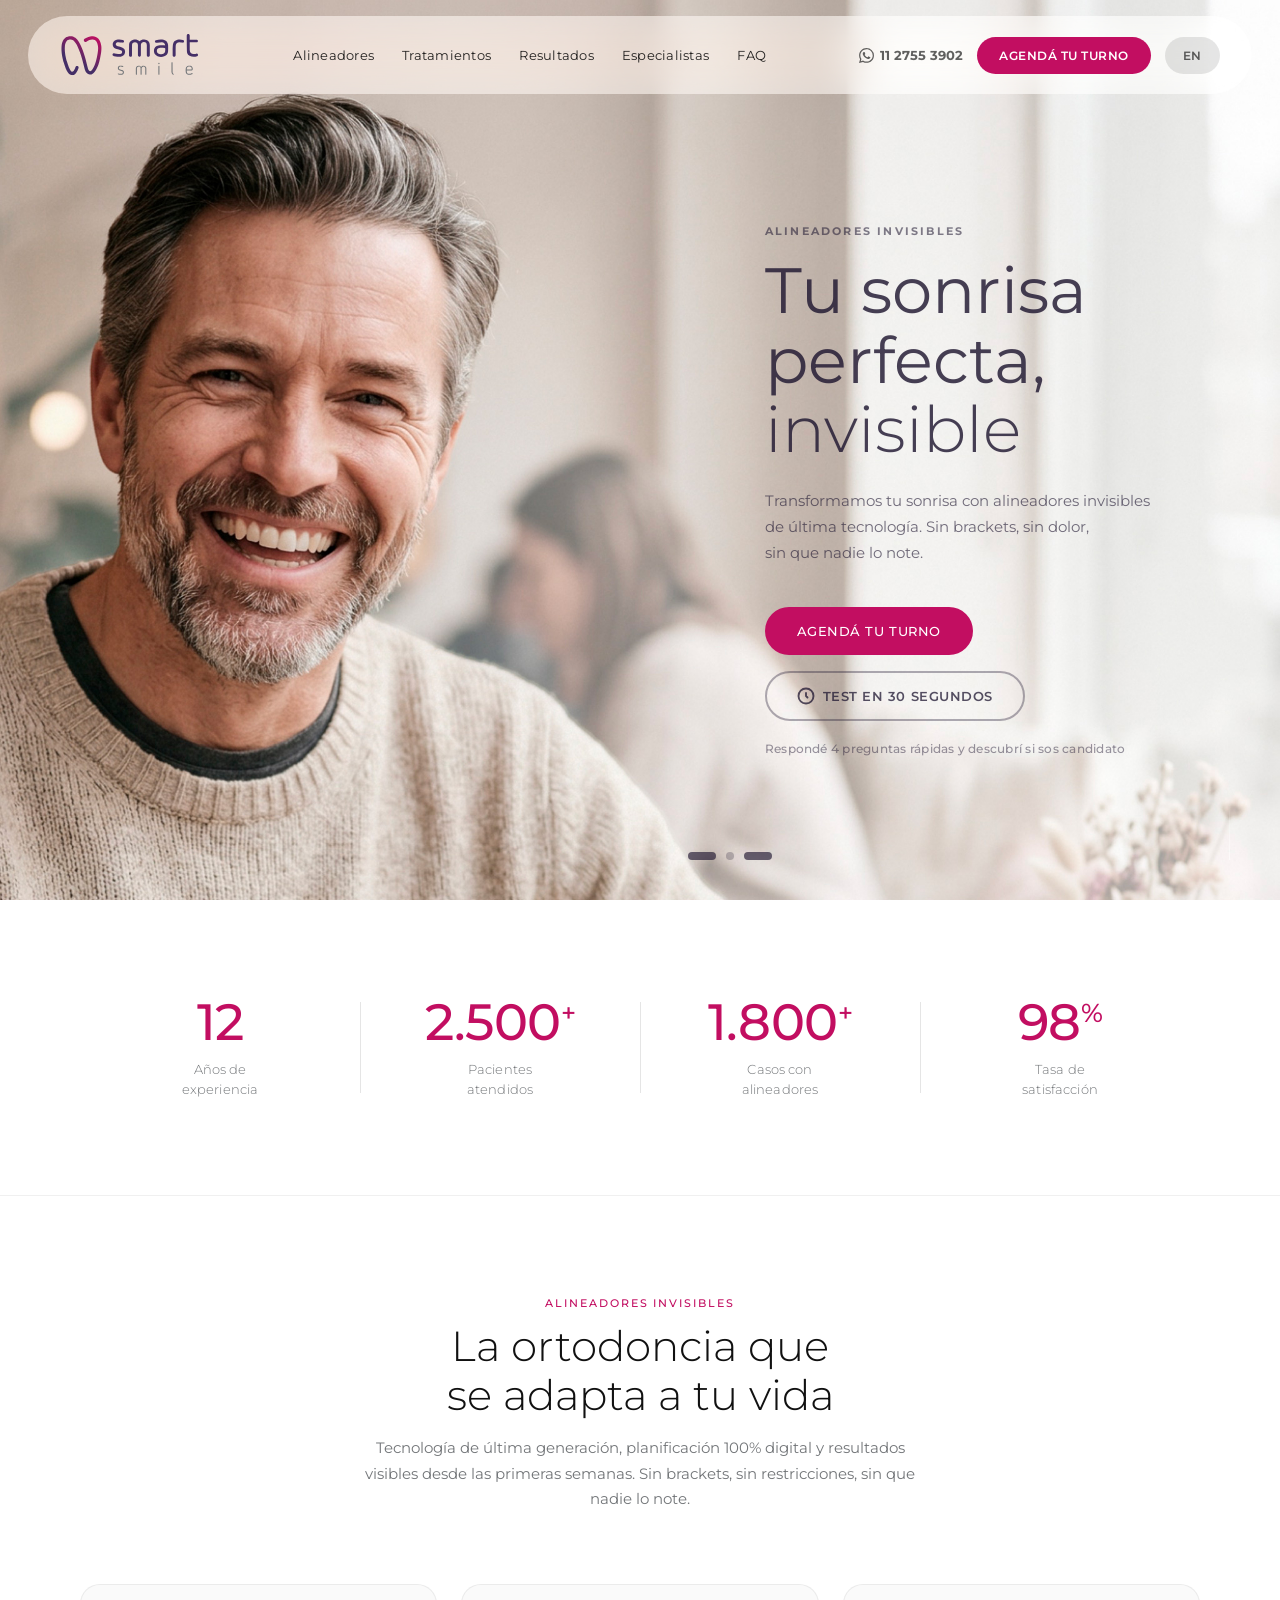
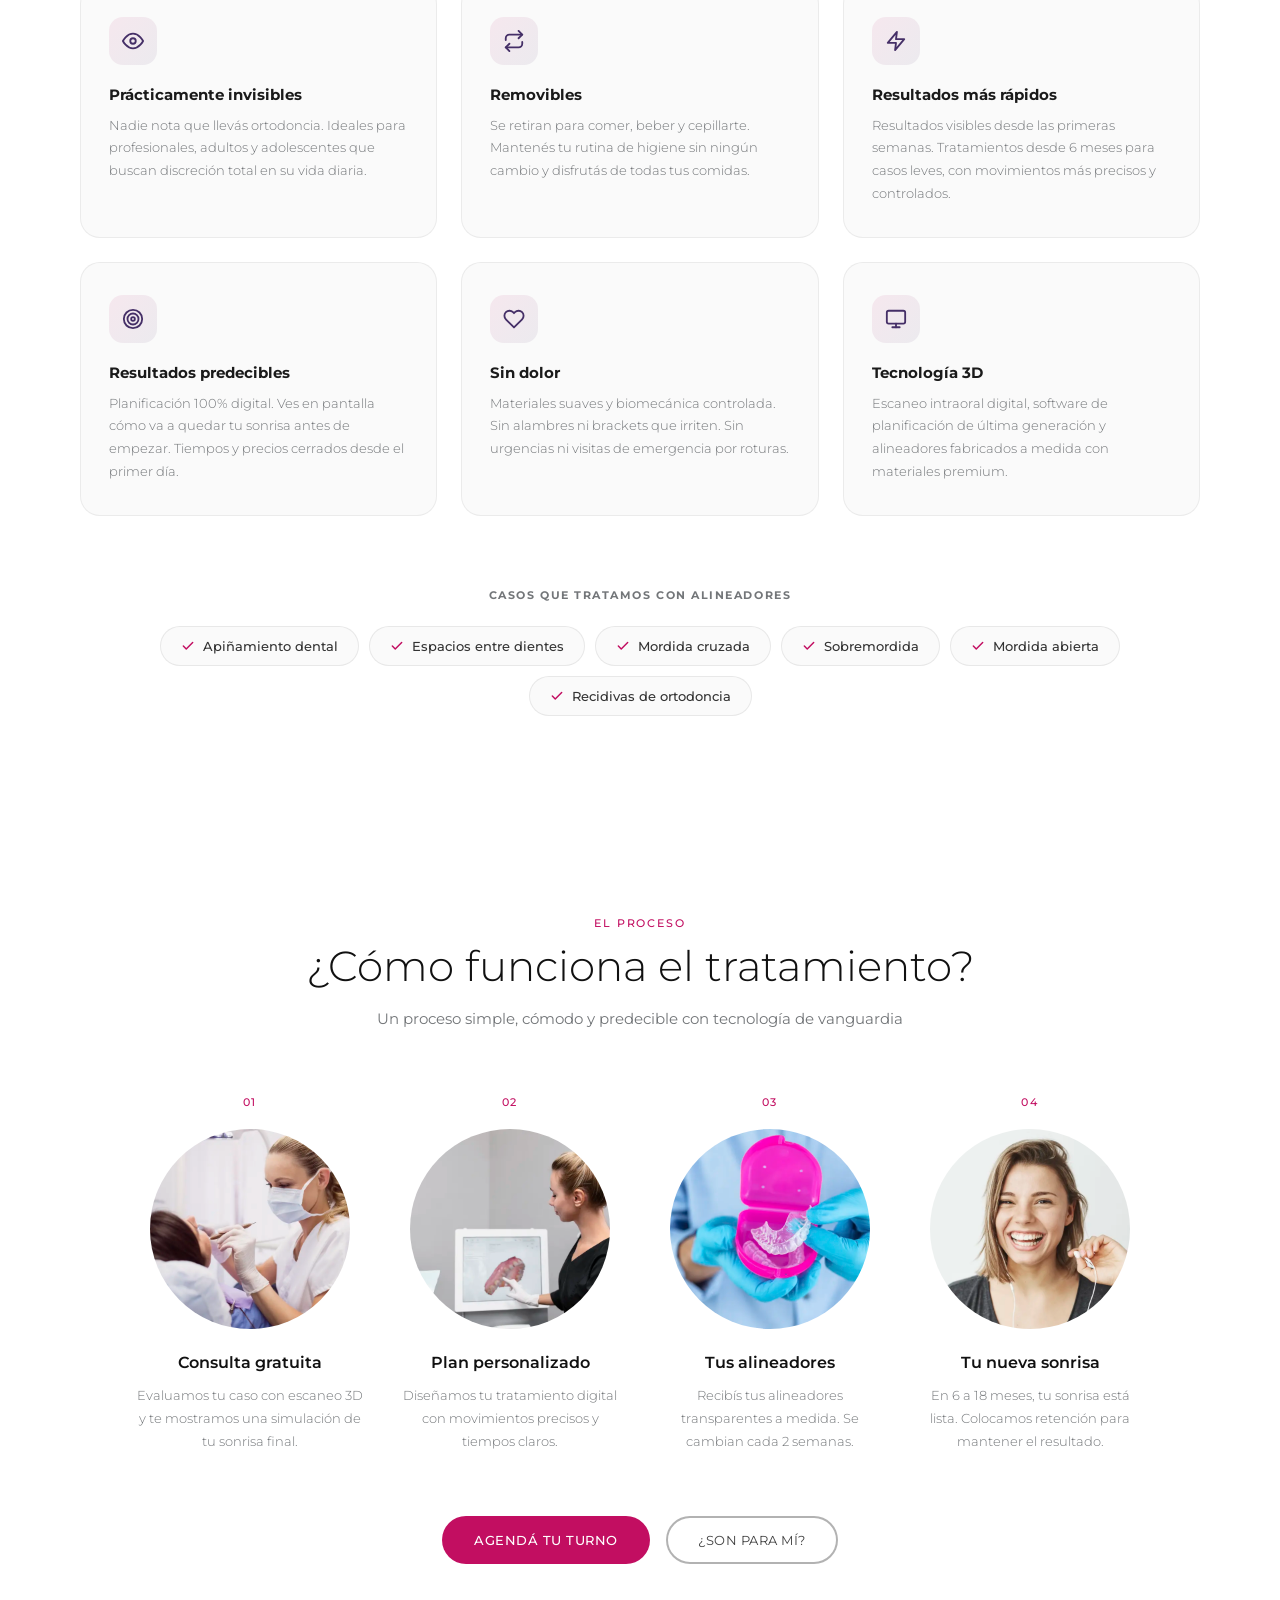
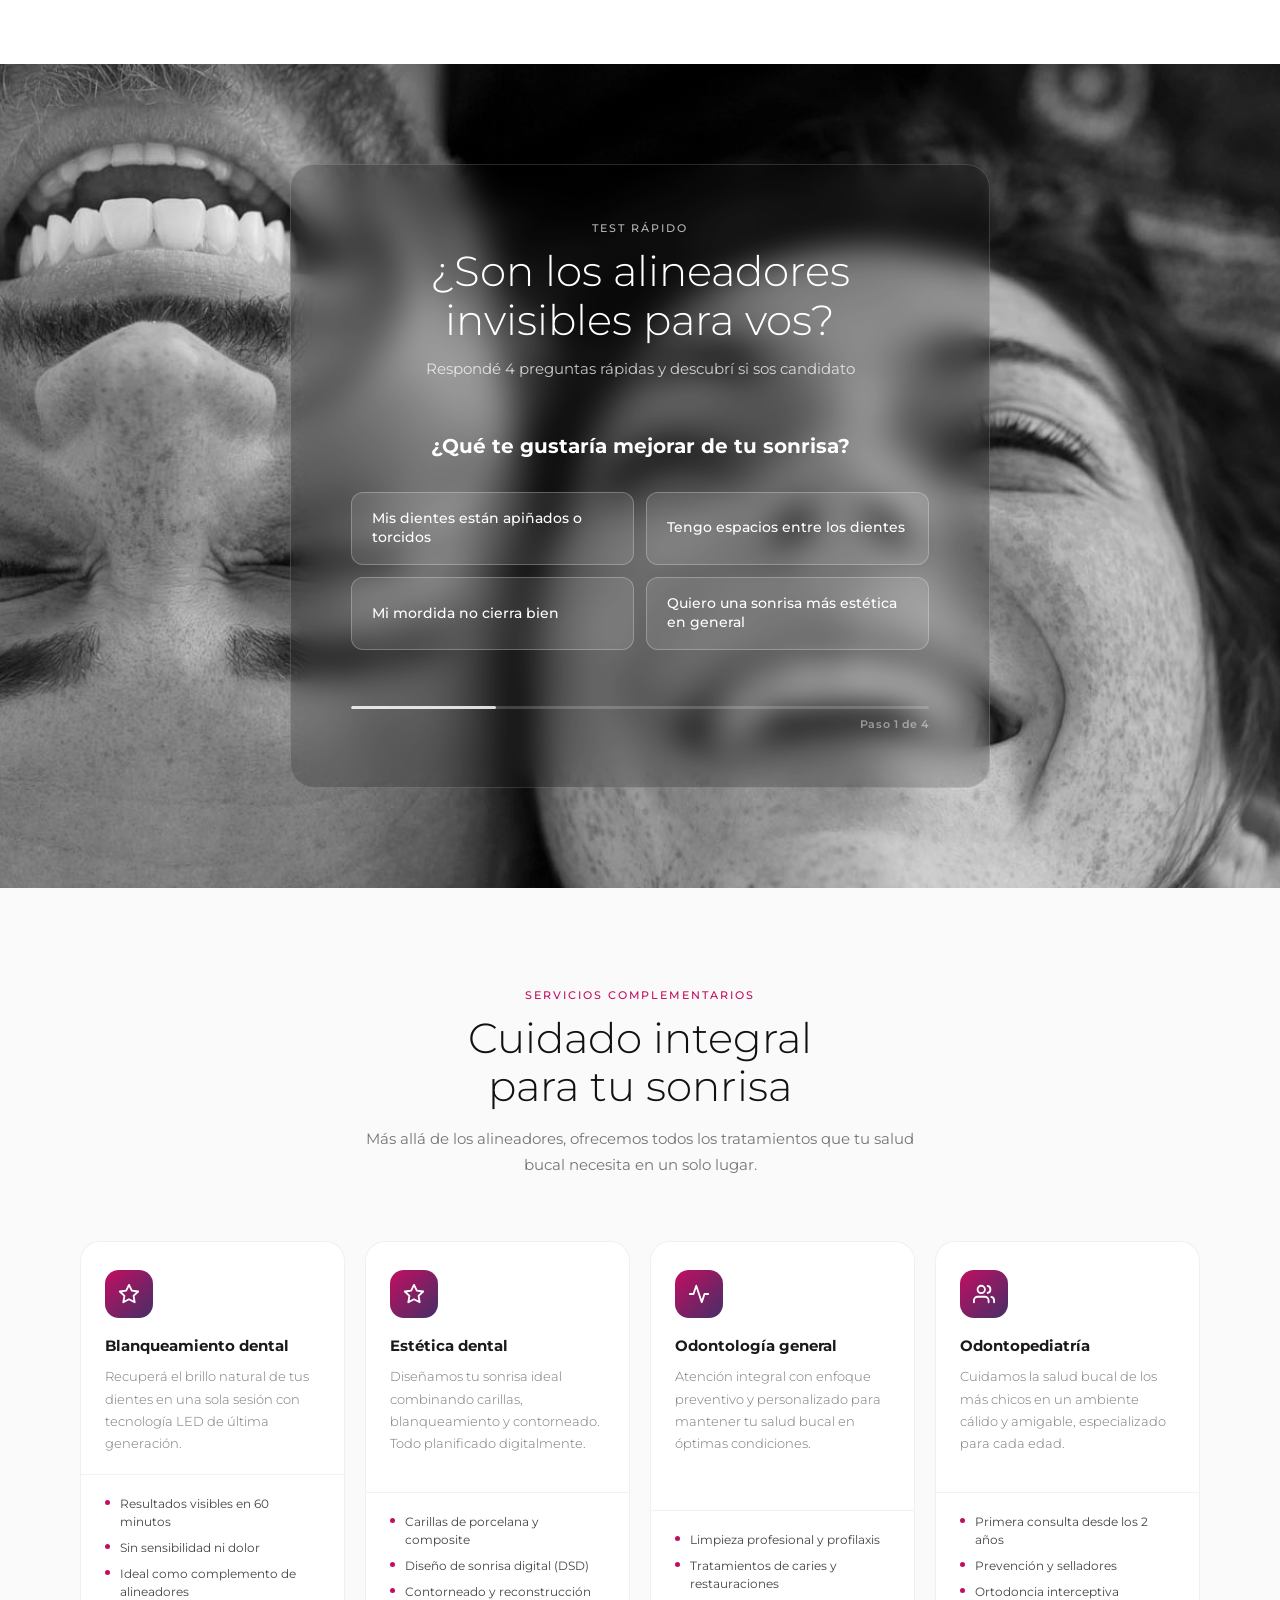
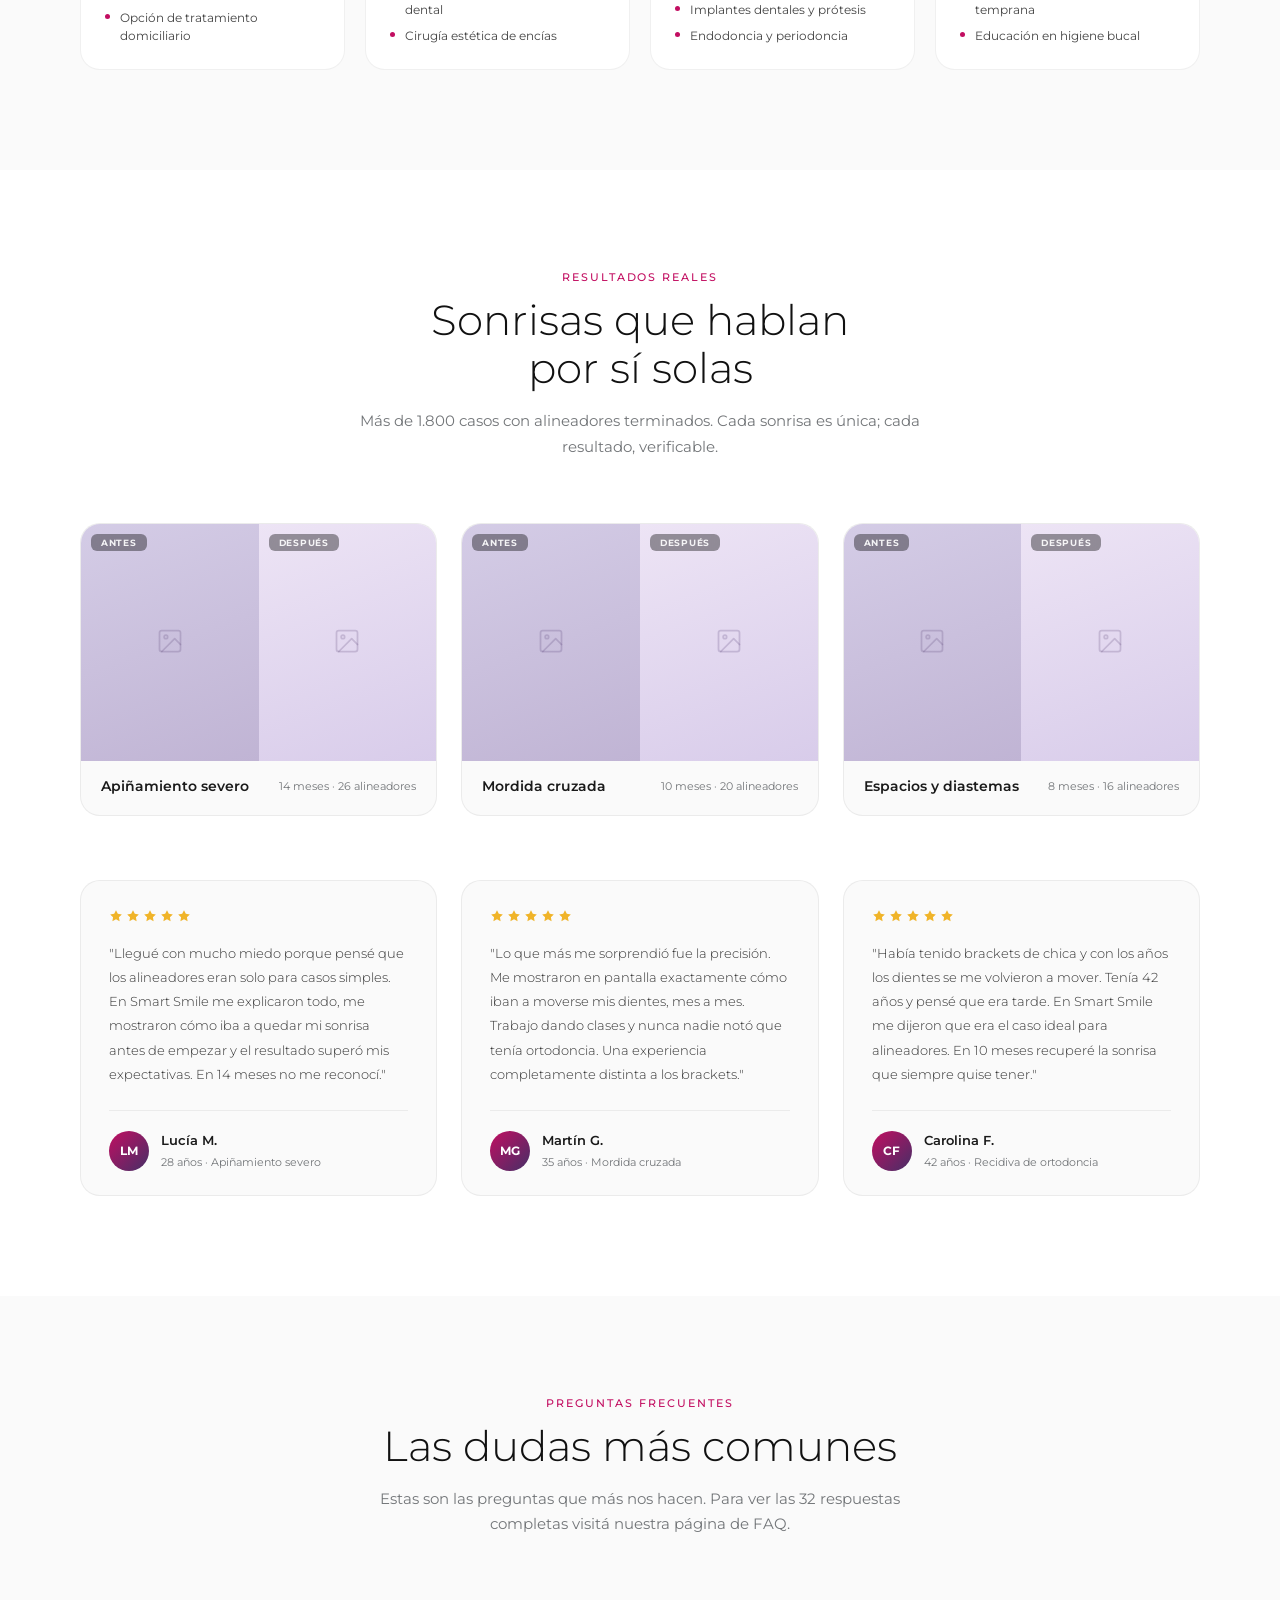
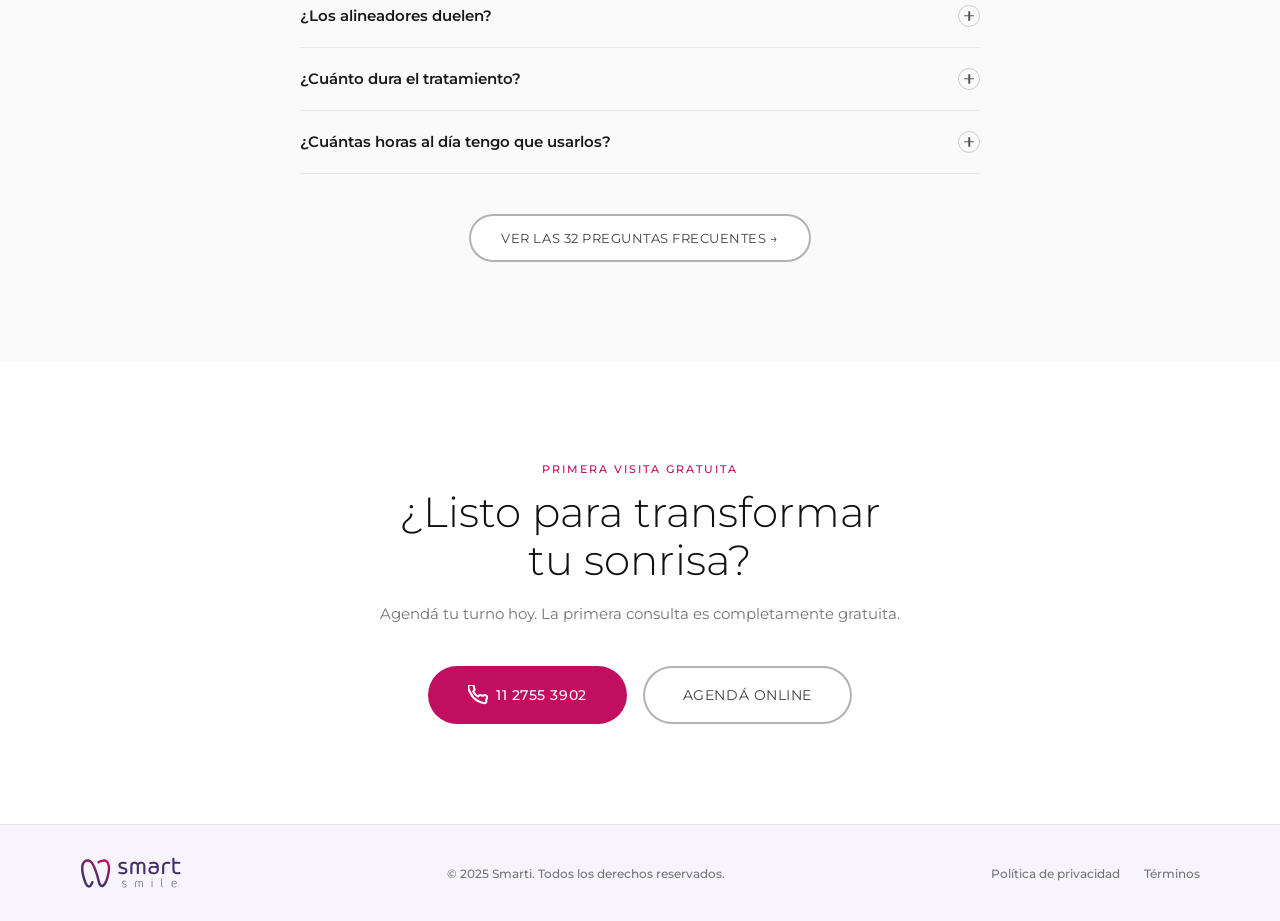
<file: index.html>
<!DOCTYPE html>
<html lang="es">
<head>
  <meta charset="UTF-8" />
  <meta name="viewport" content="width=device-width, initial-scale=1.0" />
  <title>Smart Smile – Tu sonrisa perfecta, invisible</title>
  <link rel="preconnect" href="https://fonts.googleapis.com" />
  <link rel="preconnect" href="https://fonts.gstatic.com" crossorigin />
  <link href="https://fonts.googleapis.com/css2?family=Montserrat:wght@300;400;500;600;700;800;900&display=swap" rel="stylesheet" />
  <link rel="stylesheet" href="styles.css" />
</head>
<body>

  <!-- ─── NAVBAR ──────────────────────────────────────────────── -->
  <header class="navbar" id="navbar">
    <div class="navbar__inner">
      <a href="#" class="navbar__logo navbar__logo--full">
        <img src="logo.svg" alt="Smart Smile" />
      </a>
      <a href="#" class="navbar__logo navbar__logo--icon" onclick="window.scrollTo({top:0,behavior:'smooth'});return false;">
        <img src="logo-icon.svg" alt="Smart Smile" />
      </a>
      <nav class="navbar__nav">
        <a href="alineadores.html">Alineadores</a>
        <a href="tratamientos.html">Tratamientos</a>
        <a href="resultados.html">Resultados</a>
        <a href="especialistas.html">Especialistas</a>
        <a href="faq.html">FAQ</a>
      </nav>
      <div class="navbar__actions">
        <a href="https://wa.me/5491127553902" target="_blank" class="navbar__phone">
          <svg class="navbar__wa-icon" viewBox="0 0 24 24" xmlns="http://www.w3.org/2000/svg"><path d="M17.472 14.382c-.297-.149-1.758-.867-2.03-.967-.273-.099-.471-.148-.67.15-.197.297-.767.966-.94 1.164-.173.199-.347.223-.644.075-.297-.15-1.255-.463-2.39-1.475-.883-.788-1.48-1.761-1.653-2.059-.173-.297-.018-.458.13-.606.134-.133.298-.347.446-.52.149-.174.198-.298.298-.497.099-.198.05-.371-.025-.52-.075-.149-.669-1.612-.916-2.207-.242-.579-.487-.5-.669-.51-.173-.008-.371-.01-.57-.01-.198 0-.52.074-.792.372-.272.297-1.04 1.016-1.04 2.479 0 1.462 1.065 2.875 1.213 3.074.149.198 2.096 3.2 5.077 4.487.709.306 1.262.489 1.694.625.712.227 1.36.195 1.871.118.571-.085 1.758-.719 2.006-1.413.248-.694.248-1.289.173-1.413-.074-.124-.272-.198-.57-.347m-5.421 7.403h-.004a9.87 9.87 0 01-5.031-1.378l-.361-.214-3.741.982.998-3.648-.235-.374a9.86 9.86 0 01-1.51-5.26c.001-5.45 4.436-9.884 9.888-9.884 2.64 0 5.122 1.03 6.988 2.898a9.825 9.825 0 012.893 6.994c-.003 5.45-4.437 9.884-9.885 9.884m8.413-18.297A11.815 11.815 0 0012.05 0C5.495 0 .16 5.335.157 11.892c0 2.096.547 4.142 1.588 5.945L.057 24l6.305-1.654a11.882 11.882 0 005.683 1.448h.005c6.554 0 11.89-5.335 11.893-11.893a11.821 11.821 0 00-3.48-8.413z"/></svg>
          11 2755 3902
        </a>
        <a href="#reserva" class="btn btn--nav-cta">Agendá tu turno</a>
        <a href="#" class="navbar__lang">EN</a>
        <button class="navbar__hamburger" id="hamburger" aria-label="Menú">
          <span></span><span></span><span></span>
        </button>
      </div>
    </div>
    <div class="navbar__mobile-menu" id="mobileMenu">
      <a href="alineadores.html">Alineadores</a>
      <a href="tratamientos.html">Tratamientos</a>
      <a href="resultados.html">Resultados</a>
      <a href="especialistas.html">Especialistas</a>
      <a href="faq.html">FAQ</a>
      <a href="#reserva" class="btn btn--gradient">Agendá tu turno</a>
    </div>
  </header>

  <!-- ─── HERO ─────────────────────────────────────────────────── -->
  <section class="hero" id="hero">

    <!-- Slideshow images -->
    <div class="hero__slides">
      <div class="hero__slide" data-index="0">
        <img src="images/hero-1.jpg" alt="Sonrisa feliz" />
      </div>
      <div class="hero__slide" data-index="1">
        <img src="images/hero-2.jpg" alt="Sonrisa femenina" />
      </div>
      <div class="hero__slide" data-index="2">
        <img src="images/hero-3.jpg" alt="Sonrisa masculina" />
      </div>
    </div>

    <!-- Gradient overlay -->
    <div class="hero__overlay"></div>

    <!-- Content -->
    <div class="hero__content">
      <p class="hero__eyebrow">ALINEADORES INVISIBLES</p>
      <h1 class="hero__title">
        Tu sonrisa<br />
        <span class="hero__title--normal">perfecta,</span><br />
        <span class="hero__title--light">invisible</span>
      </h1>
      <p class="hero__subtitle">
        Transformamos tu sonrisa con alineadores invisibles<br class="hide-mobile" />
        de última tecnología. Sin brackets, sin dolor,<br class="hide-mobile" />
        sin que nadie lo note.
      </p>
      <div class="hero__ctas">
        <a href="#reserva" class="btn btn--gradient">Agendá tu turno</a>
        <a href="#test" class="btn btn--outline">
          <svg width="18" height="18" viewBox="0 0 24 24" fill="none" stroke="currentColor" stroke-width="2.5" stroke-linecap="round" stroke-linejoin="round"><circle cx="12" cy="12" r="10"/><polyline points="12 8 12 12 14 14"/></svg>
          Test en 30 segundos
        </a>
      </div>
      <p class="hero__hint">Respondé 4 preguntas rápidas y descubrí si sos candidato</p>
    </div>

    <!-- Slide indicators -->
    <div class="hero__dots" id="heroDots">
      <button class="hero__dot active" data-slide="0" aria-label="Slide 1"></button>
      <button class="hero__dot" data-slide="1" aria-label="Slide 2"></button>
      <button class="hero__dot" data-slide="2" aria-label="Slide 3"></button>
    </div>

    <!-- Scroll hint -->
    <div class="hero__scroll-hint">
      <span></span>
    </div>

  </section>

  <!-- ─── STATS ─────────────────────────────────────────────────── -->
  <section class="stats">
    <div class="container">
      <div class="stats__grid">
        <div class="stats__item">
          <span class="stats__number">12</span>
          <span class="stats__label">Años de<br />experiencia</span>
        </div>
        <div class="stats__item">
          <span class="stats__number">2.500<sup>+</sup></span>
          <span class="stats__label">Pacientes<br />atendidos</span>
        </div>
        <div class="stats__item">
          <span class="stats__number">1.800<sup>+</sup></span>
          <span class="stats__label">Casos con<br />alineadores</span>
        </div>
        <div class="stats__item">
          <span class="stats__number">98<sup>%</sup></span>
          <span class="stats__label">Tasa de<br />satisfacción</span>
        </div>
      </div>
    </div>
  </section>

  <!-- ─── HOW IT WORKS ──────────────────────────────────────────── -->
  <!-- ─── ALINEADORES ─────────────────────────────────────────── -->
  <section class="alineadores" id="alineadores">
    <div class="container">
      <p class="section-eyebrow">ALINEADORES INVISIBLES</p>
      <h2 class="section-title">La ortodoncia que<br/>se adapta a tu vida</h2>
      <p class="section-subtitle">Tecnología de última generación, planificación 100% digital y resultados visibles desde las primeras semanas. Sin brackets, sin restricciones, sin que nadie lo note.</p>

      <!-- 6 Ventajas -->
      <div class="al__ventajas">

        <div class="al__ventaja">
          <div class="al__ventaja-icon">
            <svg viewBox="0 0 24 24" fill="none" stroke="var(--purple)" stroke-width="2" stroke-linecap="round" stroke-linejoin="round"><path d="M1 12s4-8 11-8 11 8 11 8-4 8-11 8-11-8-11-8z"/><circle cx="12" cy="12" r="3"/></svg>
          </div>
          <h3>Prácticamente invisibles</h3>
          <p>Nadie nota que llevás ortodoncia. Ideales para profesionales, adultos y adolescentes que buscan discreción total en su vida diaria.</p>
        </div>

        <div class="al__ventaja">
          <div class="al__ventaja-icon">
            <svg viewBox="0 0 24 24" fill="none" stroke="var(--purple)" stroke-width="2" stroke-linecap="round" stroke-linejoin="round"><polyline points="17 1 21 5 17 9"/><path d="M3 11V9a4 4 0 014-4h14"/><polyline points="7 23 3 19 7 15"/><path d="M21 13v2a4 4 0 01-4 4H3"/></svg>
          </div>
          <h3>Removibles</h3>
          <p>Se retiran para comer, beber y cepillarte. Mantenés tu rutina de higiene sin ningún cambio y disfrutás de todas tus comidas.</p>
        </div>

        <div class="al__ventaja">
          <div class="al__ventaja-icon">
            <svg viewBox="0 0 24 24" fill="none" stroke="var(--purple)" stroke-width="2" stroke-linecap="round" stroke-linejoin="round"><polygon points="13 2 3 14 12 14 11 22 21 10 12 10 13 2"/></svg>
          </div>
          <h3>Resultados más rápidos</h3>
          <p>Resultados visibles desde las primeras semanas. Tratamientos desde 6 meses para casos leves, con movimientos más precisos y controlados.</p>
        </div>

        <div class="al__ventaja">
          <div class="al__ventaja-icon">
            <svg viewBox="0 0 24 24" fill="none" stroke="var(--purple)" stroke-width="2" stroke-linecap="round" stroke-linejoin="round"><circle cx="12" cy="12" r="10"/><circle cx="12" cy="12" r="6"/><circle cx="12" cy="12" r="2"/></svg>
          </div>
          <h3>Resultados predecibles</h3>
          <p>Planificación 100% digital. Ves en pantalla cómo va a quedar tu sonrisa antes de empezar. Tiempos y precios cerrados desde el primer día.</p>
        </div>

        <div class="al__ventaja">
          <div class="al__ventaja-icon">
            <svg viewBox="0 0 24 24" fill="none" stroke="var(--purple)" stroke-width="2" stroke-linecap="round" stroke-linejoin="round"><path d="M20.84 4.61a5.5 5.5 0 00-7.78 0L12 5.67l-1.06-1.06a5.5 5.5 0 00-7.78 7.78l1.06 1.06L12 21.23l7.78-7.78 1.06-1.06a5.5 5.5 0 000-7.78z"/></svg>
          </div>
          <h3>Sin dolor</h3>
          <p>Materiales suaves y biomecánica controlada. Sin alambres ni brackets que irriten. Sin urgencias ni visitas de emergencia por roturas.</p>
        </div>

        <div class="al__ventaja">
          <div class="al__ventaja-icon">
            <svg viewBox="0 0 24 24" fill="none" stroke="var(--purple)" stroke-width="2" stroke-linecap="round" stroke-linejoin="round"><rect x="2" y="3" width="20" height="14" rx="2"/><line x1="8" y1="21" x2="16" y2="21"/><line x1="12" y1="17" x2="12" y2="21"/></svg>
          </div>
          <h3>Tecnología 3D</h3>
          <p>Escaneo intraoral digital, software de planificación de última generación y alineadores fabricados a medida con materiales premium.</p>
        </div>

      </div>

      <!-- Casos que tratamos -->
      <div class="al__casos">
        <p class="al__casos-title">Casos que tratamos con alineadores</p>
        <div class="al__casos-grid">
          <div class="al__caso"><svg viewBox="0 0 24 24" fill="none" stroke="currentColor" stroke-width="2.5" stroke-linecap="round" stroke-linejoin="round"><polyline points="20 6 9 17 4 12"/></svg>Apiñamiento dental</div>
          <div class="al__caso"><svg viewBox="0 0 24 24" fill="none" stroke="currentColor" stroke-width="2.5" stroke-linecap="round" stroke-linejoin="round"><polyline points="20 6 9 17 4 12"/></svg>Espacios entre dientes</div>
          <div class="al__caso"><svg viewBox="0 0 24 24" fill="none" stroke="currentColor" stroke-width="2.5" stroke-linecap="round" stroke-linejoin="round"><polyline points="20 6 9 17 4 12"/></svg>Mordida cruzada</div>
          <div class="al__caso"><svg viewBox="0 0 24 24" fill="none" stroke="currentColor" stroke-width="2.5" stroke-linecap="round" stroke-linejoin="round"><polyline points="20 6 9 17 4 12"/></svg>Sobremordida</div>
          <div class="al__caso"><svg viewBox="0 0 24 24" fill="none" stroke="currentColor" stroke-width="2.5" stroke-linecap="round" stroke-linejoin="round"><polyline points="20 6 9 17 4 12"/></svg>Mordida abierta</div>
          <div class="al__caso"><svg viewBox="0 0 24 24" fill="none" stroke="currentColor" stroke-width="2.5" stroke-linecap="round" stroke-linejoin="round"><polyline points="20 6 9 17 4 12"/></svg>Recidivas de ortodoncia</div>
        </div>
      </div>

    </div>
  </section>

  <!-- ─── HOW IT WORKS ──────────────────────────────────────── -->
  <section class="how-it-works" id="proceso">
    <div class="container">
      <p class="section-eyebrow">EL PROCESO</p>
      <h2 class="section-title">¿Cómo funciona el tratamiento?</h2>
      <p class="section-subtitle">Un proceso simple, cómodo y predecible con tecnología de vanguardia</p>

      <div class="steps">
        <div class="step">
          <div class="step__number">01</div>
          <div class="step__img">
            <img src="images/step-1-consulta.webp" alt="Consulta gratuita" />
          </div>
          <h3 class="step__title">Consulta gratuita</h3>
          <p class="step__text">Evaluamos tu caso con escaneo 3D y te mostramos una simulación de tu sonrisa final.</p>
        </div>
        <div class="step__connector"></div>
        <div class="step">
          <div class="step__number">02</div>
          <div class="step__img">
            <img src="images/step-2-plan.webp" alt="Plan personalizado" />
          </div>
          <h3 class="step__title">Plan personalizado</h3>
          <p class="step__text">Diseñamos tu tratamiento digital con movimientos precisos y tiempos claros.</p>
        </div>
        <div class="step__connector"></div>
        <div class="step">
          <div class="step__number">03</div>
          <div class="step__img">
            <img src="images/step-3-alineadores.webp" alt="Tus alineadores" />
          </div>
          <h3 class="step__title">Tus alineadores</h3>
          <p class="step__text">Recibís tus alineadores transparentes a medida. Se cambian cada 2 semanas.</p>
        </div>
        <div class="step__connector"></div>
        <div class="step">
          <div class="step__number">04</div>
          <div class="step__img">
            <img src="images/step-4-sonrisa.webp" alt="Tu nueva sonrisa" />
          </div>
          <h3 class="step__title">Tu nueva sonrisa</h3>
          <p class="step__text">En 6 a 18 meses, tu sonrisa está lista. Colocamos retención para mantener el resultado.</p>
        </div>
      </div>

      <div class="how-it-works__ctas">
        <a href="#reserva" class="btn btn--gradient">Agendá tu turno</a>
        <a href="#test" class="btn btn--outline-dark">¿Son para mí?</a>
      </div>
    </div>
  </section>

  <!-- ─── QUIZ ──────────────────────────────────────────────────── -->
  <section class="quiz" id="test">
    <div class="container">
      <div class="quiz__card">
        <p class="section-eyebrow light">TEST RÁPIDO</p>
        <h2 class="section-title light">¿Son los alineadores invisibles para vos?</h2>
        <p class="section-subtitle light">Respondé 4 preguntas rápidas y descubrí si sos candidato</p>

        <div class="quiz__inner" id="quizInner">

          <!-- Step 1 -->
          <div class="quiz__step active" data-step="1">
            <p class="quiz__question">¿Qué te gustaría mejorar de tu sonrisa?</p>
            <div class="quiz__options">
              <button class="quiz__option" data-next="2">Mis dientes están apiñados o torcidos</button>
              <button class="quiz__option" data-next="2">Tengo espacios entre los dientes</button>
              <button class="quiz__option" data-next="2">Mi mordida no cierra bien</button>
              <button class="quiz__option" data-next="2">Quiero una sonrisa más estética en general</button>
            </div>
          </div>

          <!-- Step 2 -->
          <div class="quiz__step" data-step="2">
            <p class="quiz__question">¿Qué es lo más importante para vos en un tratamiento?</p>
            <div class="quiz__options">
              <button class="quiz__option" data-next="3">Que sea discreto e invisible</button>
              <button class="quiz__option" data-next="3">Que sea rápido</button>
              <button class="quiz__option" data-next="3">Que tenga buen precio</button>
              <button class="quiz__option" data-next="3">Que el resultado sea predecible</button>
            </div>
          </div>

          <!-- Step 3 -->
          <div class="quiz__step" data-step="3">
            <p class="quiz__question">¿Usaste ortodoncia antes?</p>
            <div class="quiz__options">
              <button class="quiz__option" data-next="4">Nunca usé ortodoncia</button>
              <button class="quiz__option" data-next="4">Sí, pero se me movieron los dientes</button>
              <button class="quiz__option" data-next="4">Empecé pero lo dejé</button>
              <button class="quiz__option" data-next="4">No estoy seguro/a</button>
            </div>
          </div>

          <!-- Step 4 -->
          <div class="quiz__step" data-step="4">
            <p class="quiz__question">¿Cuál es tu rango de edad?</p>
            <div class="quiz__options">
              <button class="quiz__option" data-next="result">Menor de 18 años</button>
              <button class="quiz__option" data-next="result">18 a 35 años</button>
              <button class="quiz__option" data-next="result">35 a 50 años</button>
              <button class="quiz__option" data-next="result">Mayor de 50 años</button>
            </div>
          </div>

          <!-- Resultado -->
          <div class="quiz__step quiz__result" data-step="result">
            <div class="quiz__result-icon">
              <svg width="38" height="38" viewBox="0 0 64 64" fill="none"><circle cx="32" cy="32" r="30" stroke="white" stroke-width="3"/><path d="M20 34l10 10 16-18" stroke="white" stroke-width="3.5" stroke-linecap="round" stroke-linejoin="round"/></svg>
            </div>
            <h3 class="quiz__result-title">¡Sos candidato/a ideal!</h3>
            <p class="quiz__result-text">Según tus respuestas, los alineadores invisibles son una excelente opción para vos. Agendá una consulta gratuita para evaluar tu caso en detalle.</p>
            <a href="#reserva" class="btn btn--gradient btn--lg">Agendá tu turno →</a>
            <button class="quiz__restart" id="quizRestart">Volver a empezar</button>
          </div>

        </div>

        <!-- Progress bar -->
        <div class="quiz__progress" id="quizProgress">
          <div class="quiz__progress-bar" id="quizProgressBar" style="width: 25%"></div>
        </div>
        <p class="quiz__progress-label" id="quizProgressLabel">Paso 1 de 4</p>

      </div>
    </div>
  </section>

  <!-- ─── TRATAMIENTOS ────────────────────────────────────────── -->
  <section class="tratamientos" id="tratamientos">
    <div class="container">
      <p class="section-eyebrow">SERVICIOS COMPLEMENTARIOS</p>
      <h2 class="section-title">Cuidado integral<br/>para tu sonrisa</h2>
      <p class="section-subtitle">Más allá de los alineadores, ofrecemos todos los tratamientos que tu salud bucal necesita en un solo lugar.</p>

      <div class="trat__grid">

        <!-- Blanqueamiento -->
        <div class="trat__card">
          <div class="trat__card-top">
            <div class="trat__icon">
              <svg viewBox="0 0 24 24" fill="none" stroke="currentColor" stroke-width="2" stroke-linecap="round" stroke-linejoin="round"><path d="M12 2l3.09 6.26L22 9.27l-5 4.87 1.18 6.88L12 17.77l-6.18 3.25L7 14.14 2 9.27l6.91-1.01L12 2z"/></svg>
            </div>
            <h3>Blanqueamiento dental</h3>
            <p>Recuperá el brillo natural de tus dientes en una sola sesión con tecnología LED de última generación.</p>
          </div>
          <div class="trat__card-bottom">
            <ul class="trat__list">
              <li>Resultados visibles en 60 minutos</li>
              <li>Sin sensibilidad ni dolor</li>
              <li>Ideal como complemento de alineadores</li>
              <li>Opción de tratamiento domiciliario</li>
            </ul>
          </div>
        </div>

        <!-- Estética dental -->
        <div class="trat__card">
          <div class="trat__card-top">
            <div class="trat__icon">
              <svg viewBox="0 0 24 24" fill="none" stroke="currentColor" stroke-width="2" stroke-linecap="round" stroke-linejoin="round"><polygon points="12 2 15.09 8.26 22 9.27 17 14.14 18.18 21.02 12 17.77 5.82 21.02 7 14.14 2 9.27 8.91 8.26 12 2"/></svg>
            </div>
            <h3>Estética dental</h3>
            <p>Diseñamos tu sonrisa ideal combinando carillas, blanqueamiento y contorneado. Todo planificado digitalmente.</p>
          </div>
          <div class="trat__card-bottom">
            <ul class="trat__list">
              <li>Carillas de porcelana y composite</li>
              <li>Diseño de sonrisa digital (DSD)</li>
              <li>Contorneado y reconstrucción dental</li>
              <li>Cirugía estética de encías</li>
            </ul>
          </div>
        </div>

        <!-- Odontología general -->
        <div class="trat__card">
          <div class="trat__card-top">
            <div class="trat__icon">
              <svg viewBox="0 0 24 24" fill="none" stroke="currentColor" stroke-width="2" stroke-linecap="round" stroke-linejoin="round"><path d="M22 12h-4l-3 9L9 3l-3 9H2"/></svg>
            </div>
            <h3>Odontología general</h3>
            <p>Atención integral con enfoque preventivo y personalizado para mantener tu salud bucal en óptimas condiciones.</p>
          </div>
          <div class="trat__card-bottom">
            <ul class="trat__list">
              <li>Limpieza profesional y profilaxis</li>
              <li>Tratamientos de caries y restauraciones</li>
              <li>Implantes dentales y prótesis</li>
              <li>Endodoncia y periodoncia</li>
            </ul>
          </div>
        </div>

        <!-- Odontopediatría -->
        <div class="trat__card">
          <div class="trat__card-top">
            <div class="trat__icon">
              <svg viewBox="0 0 24 24" fill="none" stroke="currentColor" stroke-width="2" stroke-linecap="round" stroke-linejoin="round"><path d="M17 21v-2a4 4 0 00-4-4H5a4 4 0 00-4 4v2"/><circle cx="9" cy="7" r="4"/><path d="M23 21v-2a4 4 0 00-3-3.87"/><path d="M16 3.13a4 4 0 010 7.75"/></svg>
            </div>
            <h3>Odontopediatría</h3>
            <p>Cuidamos la salud bucal de los más chicos en un ambiente cálido y amigable, especializado para cada edad.</p>
          </div>
          <div class="trat__card-bottom">
            <ul class="trat__list">
              <li>Primera consulta desde los 2 años</li>
              <li>Prevención y selladores</li>
              <li>Ortodoncia interceptiva temprana</li>
              <li>Educación en higiene bucal</li>
            </ul>
          </div>
        </div>

      </div>
    </div>
  </section>

  <!-- ─── RESULTADOS ────────────────────────────────────────── -->
  <section class="resultados" id="resultados">
    <div class="container">
      <p class="section-eyebrow">RESULTADOS REALES</p>
      <h2 class="section-title">Sonrisas que hablan<br/>por sí solas</h2>
      <p class="section-subtitle">Más de 1.800 casos con alineadores terminados. Cada sonrisa es única; cada resultado, verificable.</p>

      <!-- Casos destacados -->
      <div class="res__grid">

        <div class="res__case">
          <div class="res__photos">
            <div class="res__photo res__photo--before">
              <span class="res__photo-label">Antes</span>
              <div class="res__photo-placeholder">
                <svg viewBox="0 0 24 24" fill="none" stroke="currentColor" stroke-width="1.5" stroke-linecap="round" stroke-linejoin="round"><rect x="3" y="3" width="18" height="18" rx="2"/><circle cx="8.5" cy="8.5" r="1.5"/><polyline points="21 15 16 10 5 21"/></svg>
              </div>
            </div>
            <div class="res__photo res__photo--after">
              <span class="res__photo-label">Después</span>
              <div class="res__photo-placeholder">
                <svg viewBox="0 0 24 24" fill="none" stroke="currentColor" stroke-width="1.5" stroke-linecap="round" stroke-linejoin="round"><rect x="3" y="3" width="18" height="18" rx="2"/><circle cx="8.5" cy="8.5" r="1.5"/><polyline points="21 15 16 10 5 21"/></svg>
              </div>
            </div>
          </div>
          <div class="res__info">
            <span class="res__type">Apiñamiento severo</span>
            <span class="res__meta">14 meses · 26 alineadores</span>
          </div>
        </div>

        <div class="res__case">
          <div class="res__photos">
            <div class="res__photo res__photo--before">
              <span class="res__photo-label">Antes</span>
              <div class="res__photo-placeholder">
                <svg viewBox="0 0 24 24" fill="none" stroke="currentColor" stroke-width="1.5" stroke-linecap="round" stroke-linejoin="round"><rect x="3" y="3" width="18" height="18" rx="2"/><circle cx="8.5" cy="8.5" r="1.5"/><polyline points="21 15 16 10 5 21"/></svg>
              </div>
            </div>
            <div class="res__photo res__photo--after">
              <span class="res__photo-label">Después</span>
              <div class="res__photo-placeholder">
                <svg viewBox="0 0 24 24" fill="none" stroke="currentColor" stroke-width="1.5" stroke-linecap="round" stroke-linejoin="round"><rect x="3" y="3" width="18" height="18" rx="2"/><circle cx="8.5" cy="8.5" r="1.5"/><polyline points="21 15 16 10 5 21"/></svg>
              </div>
            </div>
          </div>
          <div class="res__info">
            <span class="res__type">Mordida cruzada</span>
            <span class="res__meta">10 meses · 20 alineadores</span>
          </div>
        </div>

        <div class="res__case">
          <div class="res__photos">
            <div class="res__photo res__photo--before">
              <span class="res__photo-label">Antes</span>
              <div class="res__photo-placeholder">
                <svg viewBox="0 0 24 24" fill="none" stroke="currentColor" stroke-width="1.5" stroke-linecap="round" stroke-linejoin="round"><rect x="3" y="3" width="18" height="18" rx="2"/><circle cx="8.5" cy="8.5" r="1.5"/><polyline points="21 15 16 10 5 21"/></svg>
              </div>
            </div>
            <div class="res__photo res__photo--after">
              <span class="res__photo-label">Después</span>
              <div class="res__photo-placeholder">
                <svg viewBox="0 0 24 24" fill="none" stroke="currentColor" stroke-width="1.5" stroke-linecap="round" stroke-linejoin="round"><rect x="3" y="3" width="18" height="18" rx="2"/><circle cx="8.5" cy="8.5" r="1.5"/><polyline points="21 15 16 10 5 21"/></svg>
              </div>
            </div>
          </div>
          <div class="res__info">
            <span class="res__type">Espacios y diastemas</span>
            <span class="res__meta">8 meses · 16 alineadores</span>
          </div>
        </div>

      </div>

      <!-- Testimonios -->
      <div class="res__testimonios">

        <div class="res__testimonio">
          <div class="res__stars">
            <svg viewBox="0 0 24 24" fill="currentColor"><path d="M12 2l3.09 6.26L22 9.27l-5 4.87 1.18 6.88L12 17.77l-6.18 3.25L7 14.14 2 9.27l6.91-1.01L12 2z"/></svg>
            <svg viewBox="0 0 24 24" fill="currentColor"><path d="M12 2l3.09 6.26L22 9.27l-5 4.87 1.18 6.88L12 17.77l-6.18 3.25L7 14.14 2 9.27l6.91-1.01L12 2z"/></svg>
            <svg viewBox="0 0 24 24" fill="currentColor"><path d="M12 2l3.09 6.26L22 9.27l-5 4.87 1.18 6.88L12 17.77l-6.18 3.25L7 14.14 2 9.27l6.91-1.01L12 2z"/></svg>
            <svg viewBox="0 0 24 24" fill="currentColor"><path d="M12 2l3.09 6.26L22 9.27l-5 4.87 1.18 6.88L12 17.77l-6.18 3.25L7 14.14 2 9.27l6.91-1.01L12 2z"/></svg>
            <svg viewBox="0 0 24 24" fill="currentColor"><path d="M12 2l3.09 6.26L22 9.27l-5 4.87 1.18 6.88L12 17.77l-6.18 3.25L7 14.14 2 9.27l6.91-1.01L12 2z"/></svg>
          </div>
          <p class="res__quote">"Llegué con mucho miedo porque pensé que los alineadores eran solo para casos simples. En Smart Smile me explicaron todo, me mostraron cómo iba a quedar mi sonrisa antes de empezar y el resultado superó mis expectativas. En 14 meses no me reconocí."</p>
          <div class="res__patient">
            <div class="res__patient-avatar">LM</div>
            <div>
              <span class="res__patient-name">Lucía M.</span>
              <span class="res__patient-case">28 años · Apiñamiento severo</span>
            </div>
          </div>
        </div>

        <div class="res__testimonio">
          <div class="res__stars">
            <svg viewBox="0 0 24 24" fill="currentColor"><path d="M12 2l3.09 6.26L22 9.27l-5 4.87 1.18 6.88L12 17.77l-6.18 3.25L7 14.14 2 9.27l6.91-1.01L12 2z"/></svg>
            <svg viewBox="0 0 24 24" fill="currentColor"><path d="M12 2l3.09 6.26L22 9.27l-5 4.87 1.18 6.88L12 17.77l-6.18 3.25L7 14.14 2 9.27l6.91-1.01L12 2z"/></svg>
            <svg viewBox="0 0 24 24" fill="currentColor"><path d="M12 2l3.09 6.26L22 9.27l-5 4.87 1.18 6.88L12 17.77l-6.18 3.25L7 14.14 2 9.27l6.91-1.01L12 2z"/></svg>
            <svg viewBox="0 0 24 24" fill="currentColor"><path d="M12 2l3.09 6.26L22 9.27l-5 4.87 1.18 6.88L12 17.77l-6.18 3.25L7 14.14 2 9.27l6.91-1.01L12 2z"/></svg>
            <svg viewBox="0 0 24 24" fill="currentColor"><path d="M12 2l3.09 6.26L22 9.27l-5 4.87 1.18 6.88L12 17.77l-6.18 3.25L7 14.14 2 9.27l6.91-1.01L12 2z"/></svg>
          </div>
          <p class="res__quote">"Lo que más me sorprendió fue la precisión. Me mostraron en pantalla exactamente cómo iban a moverse mis dientes, mes a mes. Trabajo dando clases y nunca nadie notó que tenía ortodoncia. Una experiencia completamente distinta a los brackets."</p>
          <div class="res__patient">
            <div class="res__patient-avatar">MG</div>
            <div>
              <span class="res__patient-name">Martín G.</span>
              <span class="res__patient-case">35 años · Mordida cruzada</span>
            </div>
          </div>
        </div>

        <div class="res__testimonio">
          <div class="res__stars">
            <svg viewBox="0 0 24 24" fill="currentColor"><path d="M12 2l3.09 6.26L22 9.27l-5 4.87 1.18 6.88L12 17.77l-6.18 3.25L7 14.14 2 9.27l6.91-1.01L12 2z"/></svg>
            <svg viewBox="0 0 24 24" fill="currentColor"><path d="M12 2l3.09 6.26L22 9.27l-5 4.87 1.18 6.88L12 17.77l-6.18 3.25L7 14.14 2 9.27l6.91-1.01L12 2z"/></svg>
            <svg viewBox="0 0 24 24" fill="currentColor"><path d="M12 2l3.09 6.26L22 9.27l-5 4.87 1.18 6.88L12 17.77l-6.18 3.25L7 14.14 2 9.27l6.91-1.01L12 2z"/></svg>
            <svg viewBox="0 0 24 24" fill="currentColor"><path d="M12 2l3.09 6.26L22 9.27l-5 4.87 1.18 6.88L12 17.77l-6.18 3.25L7 14.14 2 9.27l6.91-1.01L12 2z"/></svg>
            <svg viewBox="0 0 24 24" fill="currentColor"><path d="M12 2l3.09 6.26L22 9.27l-5 4.87 1.18 6.88L12 17.77l-6.18 3.25L7 14.14 2 9.27l6.91-1.01L12 2z"/></svg>
          </div>
          <p class="res__quote">"Había tenido brackets de chica y con los años los dientes se me volvieron a mover. Tenía 42 años y pensé que era tarde. En Smart Smile me dijeron que era el caso ideal para alineadores. En 10 meses recuperé la sonrisa que siempre quise tener."</p>
          <div class="res__patient">
            <div class="res__patient-avatar">CF</div>
            <div>
              <span class="res__patient-name">Carolina F.</span>
              <span class="res__patient-case">42 años · Recidiva de ortodoncia</span>
            </div>
          </div>
        </div>

      </div>
    </div>
  </section>

  <!-- ─── FAQ TEASER ──────────────────────────────────────────── -->
  <section class="faq-teaser" id="faq">
    <div class="container">
      <p class="section-eyebrow">PREGUNTAS FRECUENTES</p>
      <h2 class="section-title">Las dudas más comunes</h2>
      <p class="section-subtitle">Estas son las preguntas que más nos hacen. Para ver las 32 respuestas completas visitá nuestra página de FAQ.</p>
      <div class="faq__body">
        <div class="faq__items">
          <div class="faq__item">
            <button class="faq__question">¿Los alineadores duelen?<span class="faq__icon"></span></button>
            <div class="faq__answer"><p>No producen dolor como tal. Es normal sentir una leve presión o molestia durante los primeros uno o dos días después de cambiar a un nuevo alineador, lo cual es señal de que tus dientes se están moviendo. Esta sensación desaparece rápidamente y, a diferencia de los brackets tradicionales, no causan llagas ni irritaciones.</p></div>
          </div>
          <div class="faq__item">
            <button class="faq__question">¿Cuánto dura el tratamiento?<span class="faq__icon"></span></button>
            <div class="faq__answer"><p>La duración depende de la complejidad de cada caso. Los casos leves se resuelven entre 3 y 6 meses, los moderados entre 8 y 14 meses, y los más complejos pueden requerir entre 14 y 24 meses. En tu consulta gratuita, después del escaneo 3D, te damos una estimación precisa.</p></div>
          </div>
          <div class="faq__item">
            <button class="faq__question">¿Cuántas horas al día tengo que usarlos?<span class="faq__icon"></span></button>
            <div class="faq__answer"><p>Lo ideal es entre 20 y 22 horas al día. Solo se retiran para comer, beber y cepillarse los dientes. Cumplir con este tiempo es fundamental para que el tratamiento funcione en el plazo previsto.</p></div>
          </div>
        </div>
      </div>
      <div class="faq-teaser__footer">
        <a href="faq.html" class="btn btn--outline-dark">Ver las 32 preguntas frecuentes →</a>
      </div>
    </div>
  </section>

  <!-- ─── CTA FINAL ─────────────────────────────────────────────── -->
  <section class="cta-final" id="reserva">
    <div class="container">
      <p class="section-eyebrow">PRIMERA VISITA GRATUITA</p>
      <h2 class="section-title">¿Listo para transformar<br />tu sonrisa?</h2>
      <p class="section-subtitle">Agendá tu turno hoy. La primera consulta es completamente gratuita.</p>
      <div class="cta-final__actions">
        <a href="tel:1127553902" class="btn btn--gradient btn--lg">
          <svg width="20" height="20" viewBox="0 0 24 24" fill="none" stroke="currentColor" stroke-width="2.5" stroke-linecap="round" stroke-linejoin="round"><path d="M22 16.92v3a2 2 0 01-2.18 2 19.79 19.79 0 01-8.63-3.07A19.5 19.5 0 013.07 9.8 19.79 19.79 0 01.06 1.22 2 2 0 012.03 0h3a2 2 0 012 1.72c.127.96.361 1.903.7 2.81a2 2 0 01-.45 2.11L6.09 7.91a16 16 0 006 6l1.27-1.27a2 2 0 012.11-.45c.907.339 1.85.573 2.81.7A2 2 0 0122 16.92z"/></svg>
          11 2755 3902
        </a>
        <a href="#" class="btn btn--outline-dark btn--lg">Agendá online</a>
      </div>
    </div>
  </section>

  <!-- ─── FOOTER ────────────────────────────────────────────────── -->
  <footer class="footer">
    <div class="container">
      <div class="footer__inner">
        <img src="logo.svg" alt="Smarti" class="footer__logo" />
        <p class="footer__copy">&copy; 2025 Smarti. Todos los derechos reservados.</p>
        <div class="footer__links">
          <a href="#">Política de privacidad</a>
          <a href="#">Términos</a>
        </div>
      </div>
    </div>
  </footer>

  <script src="main.js"></script>
</body>
</html>
</file>
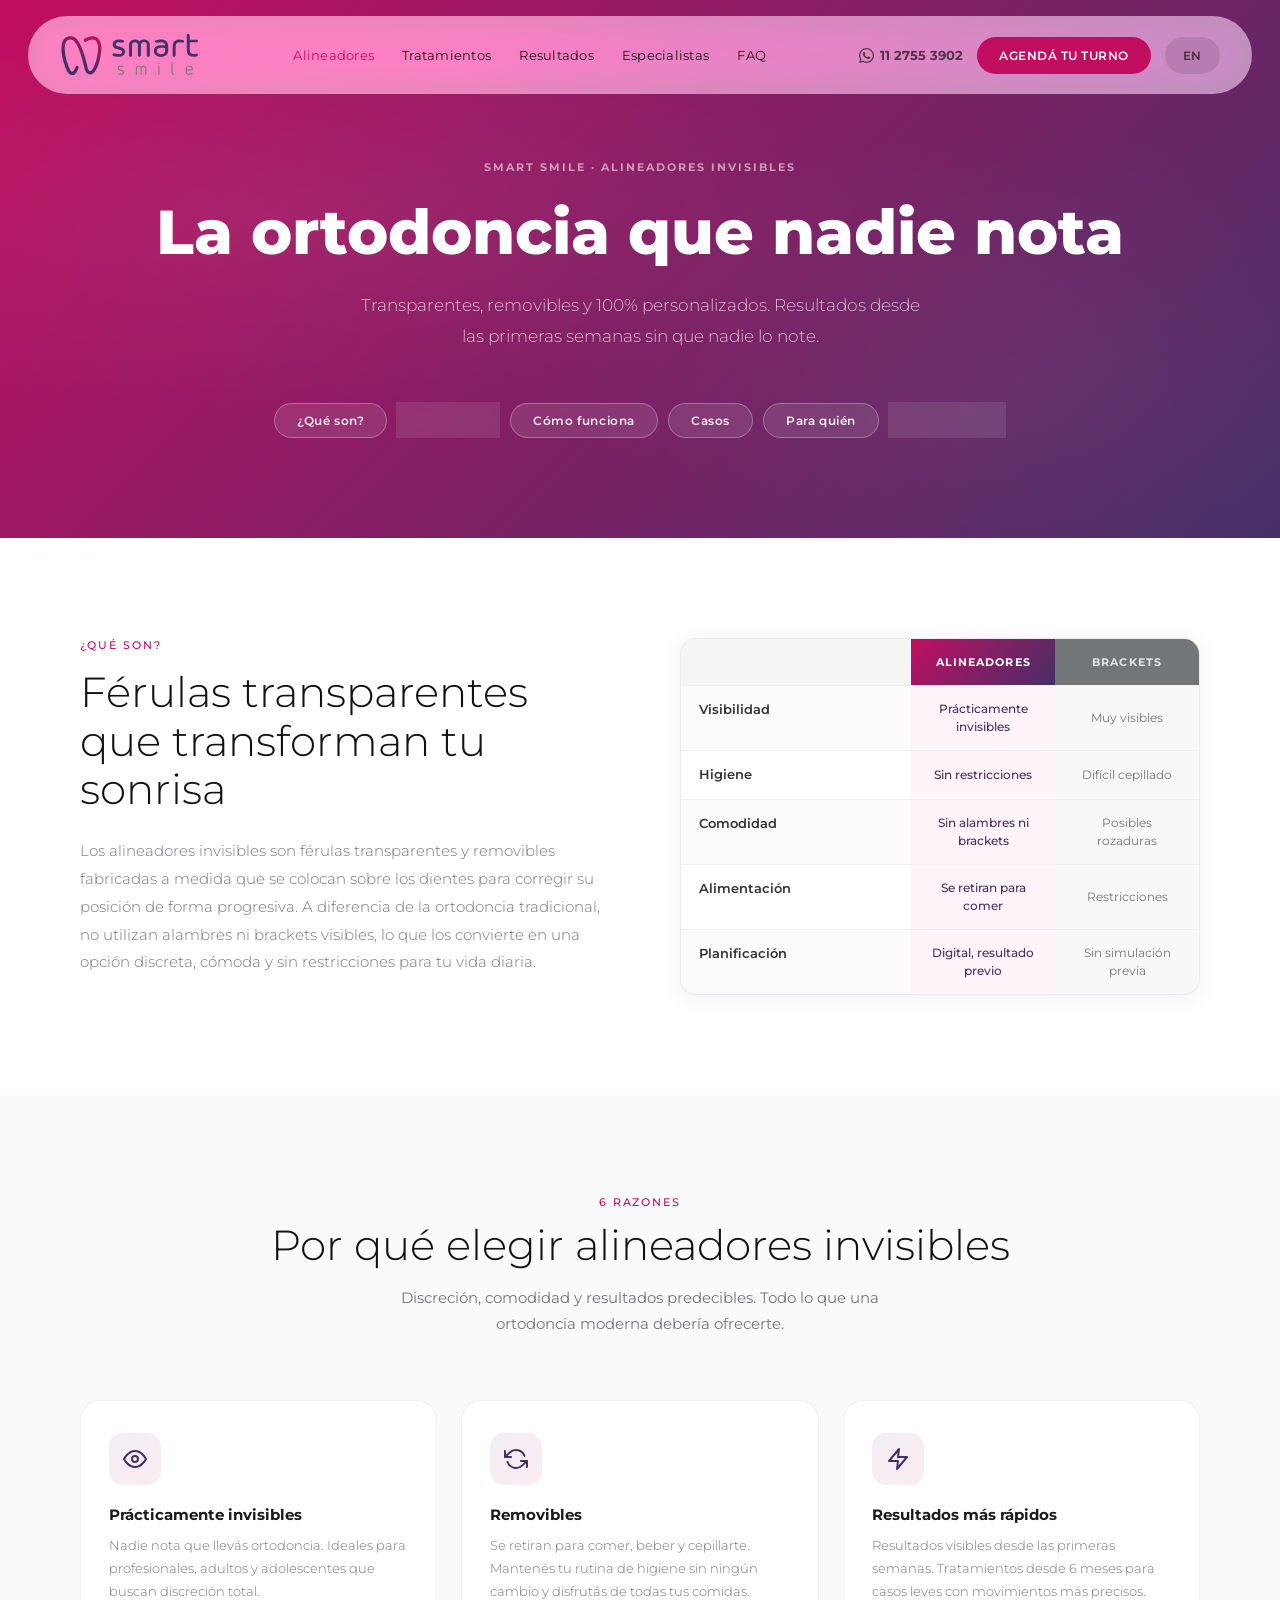
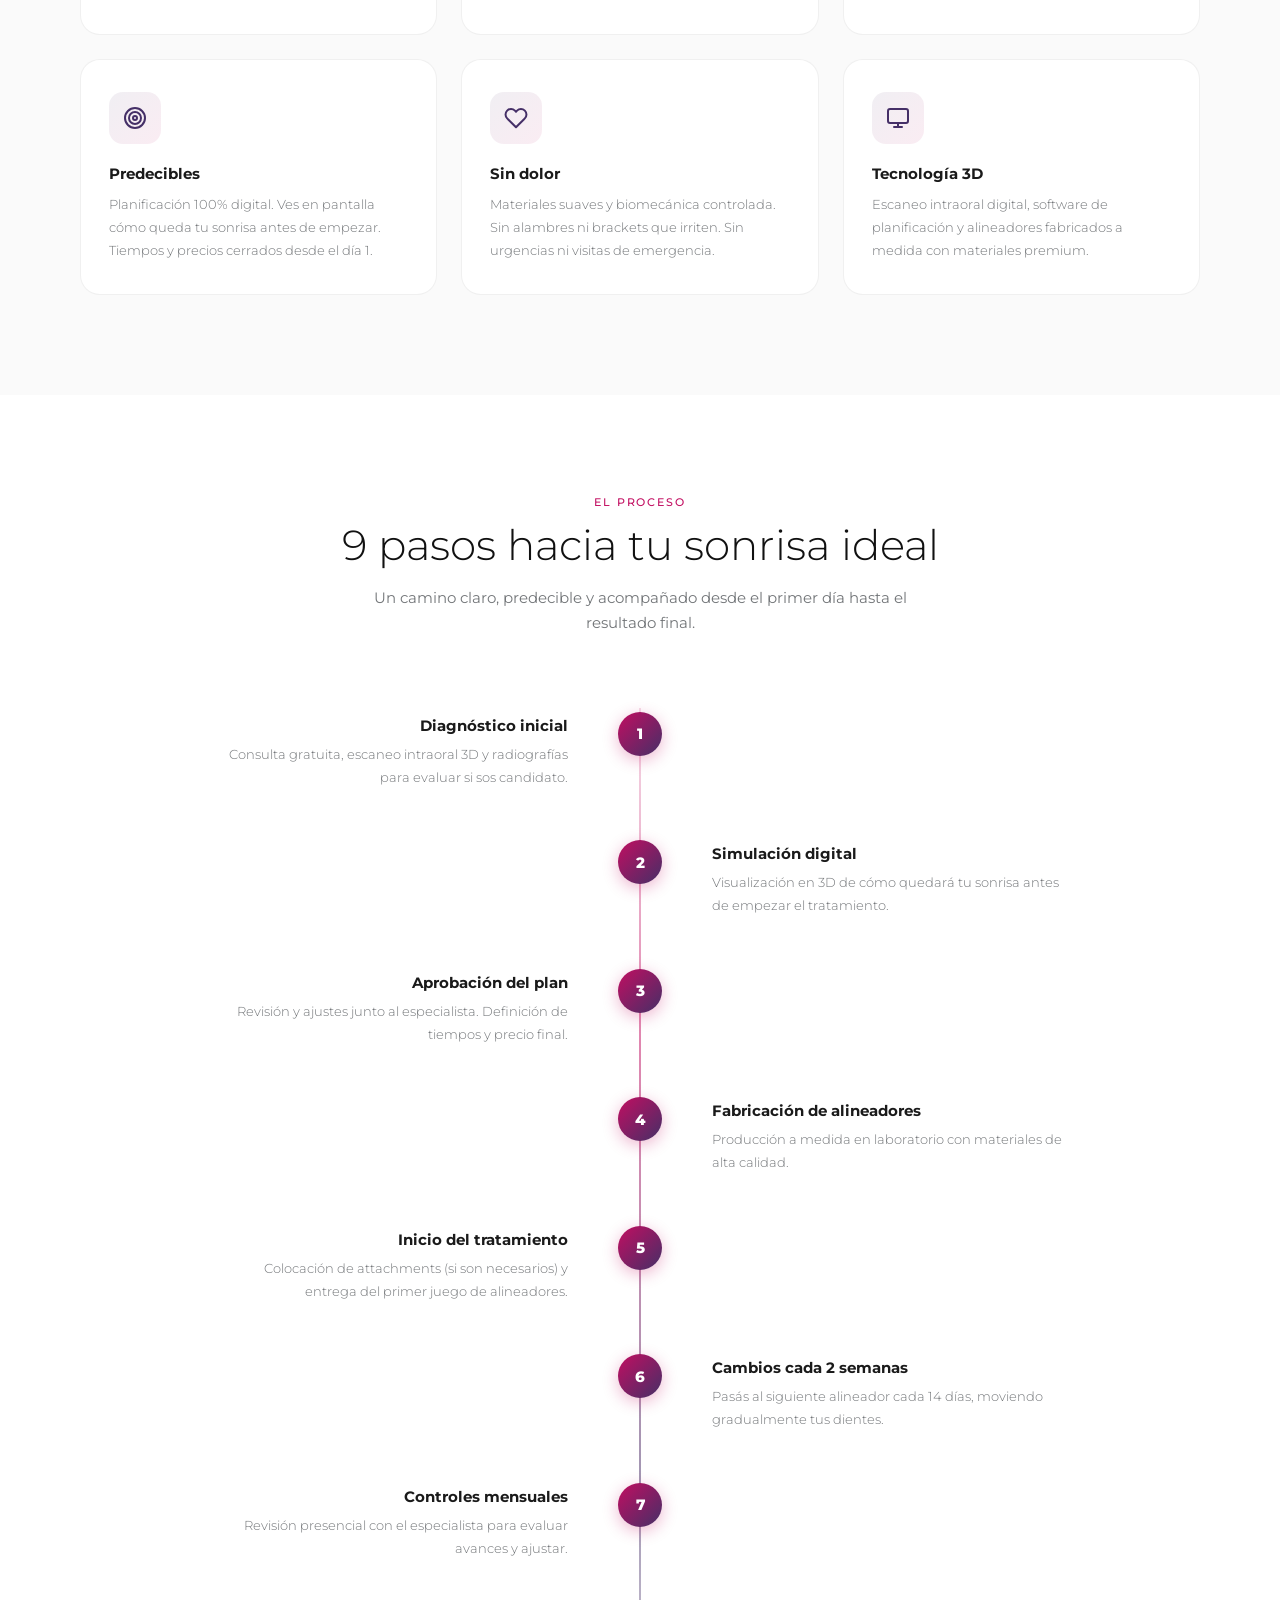
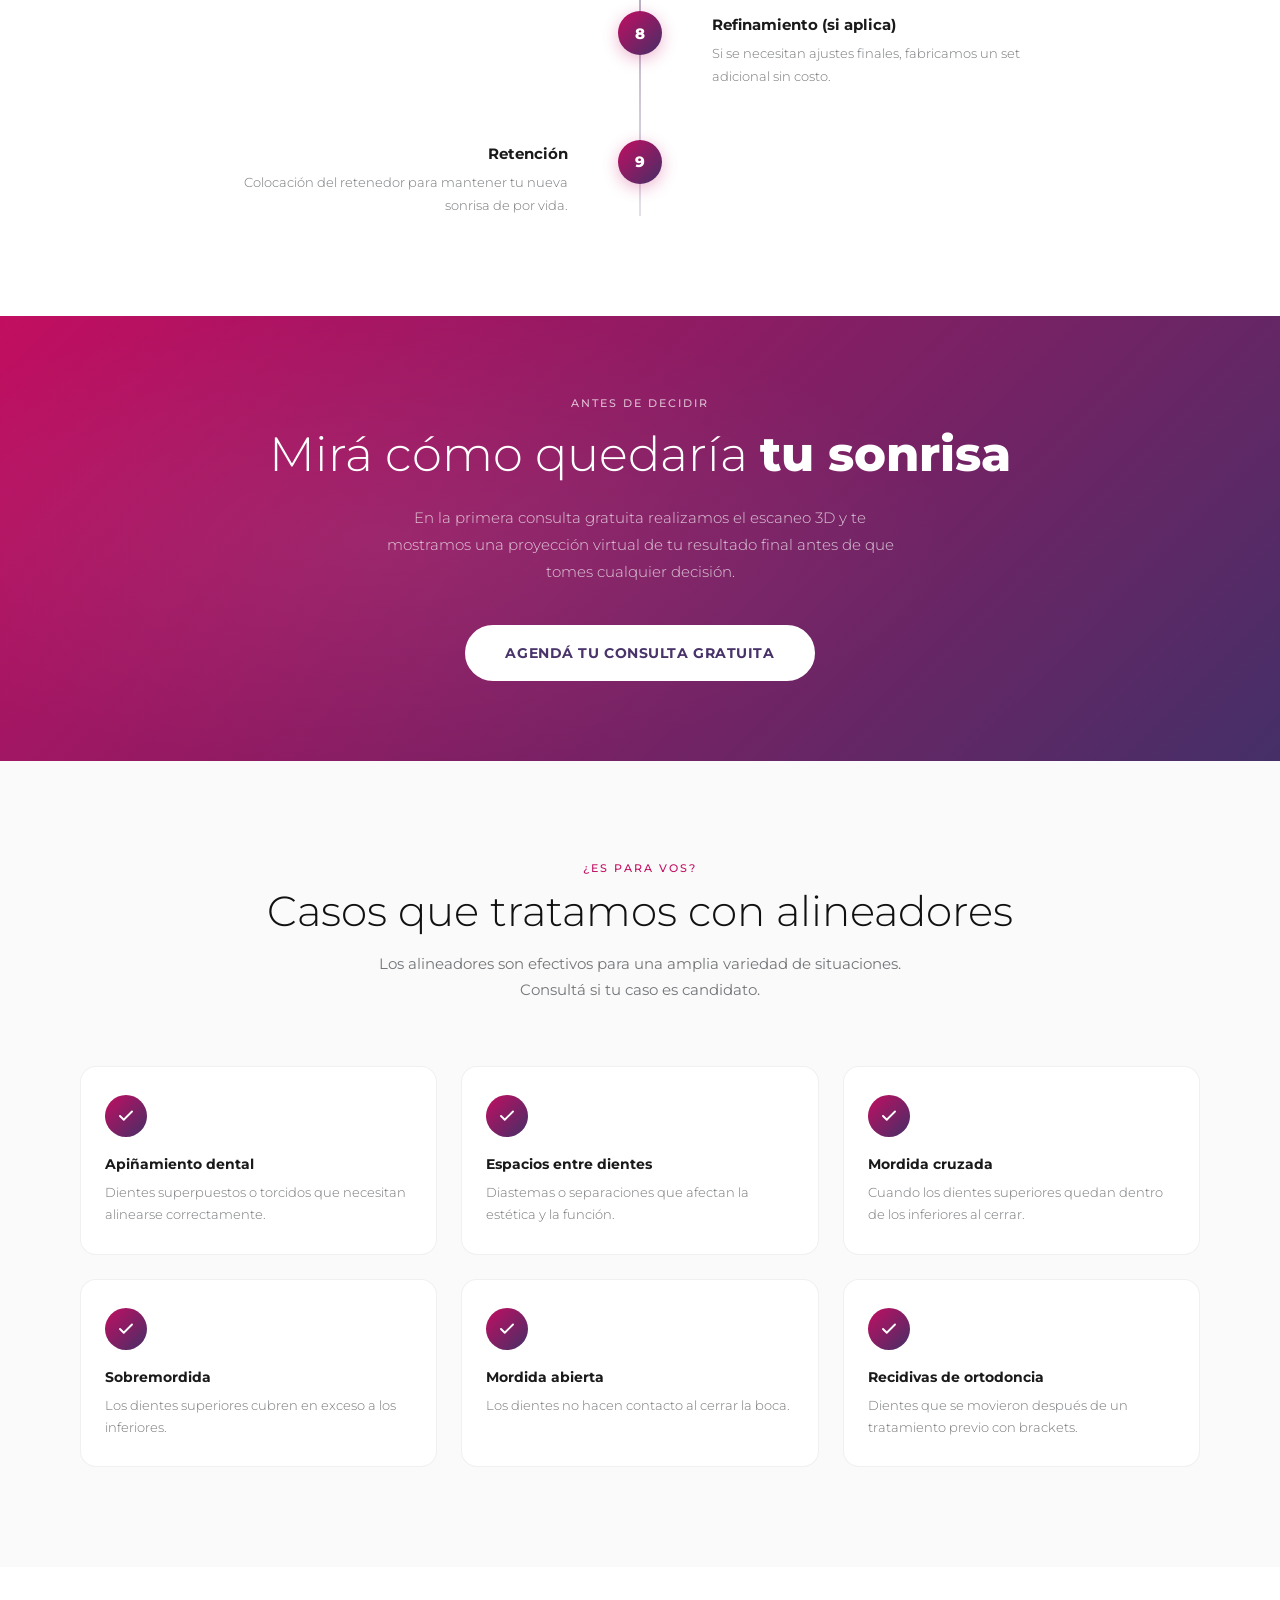
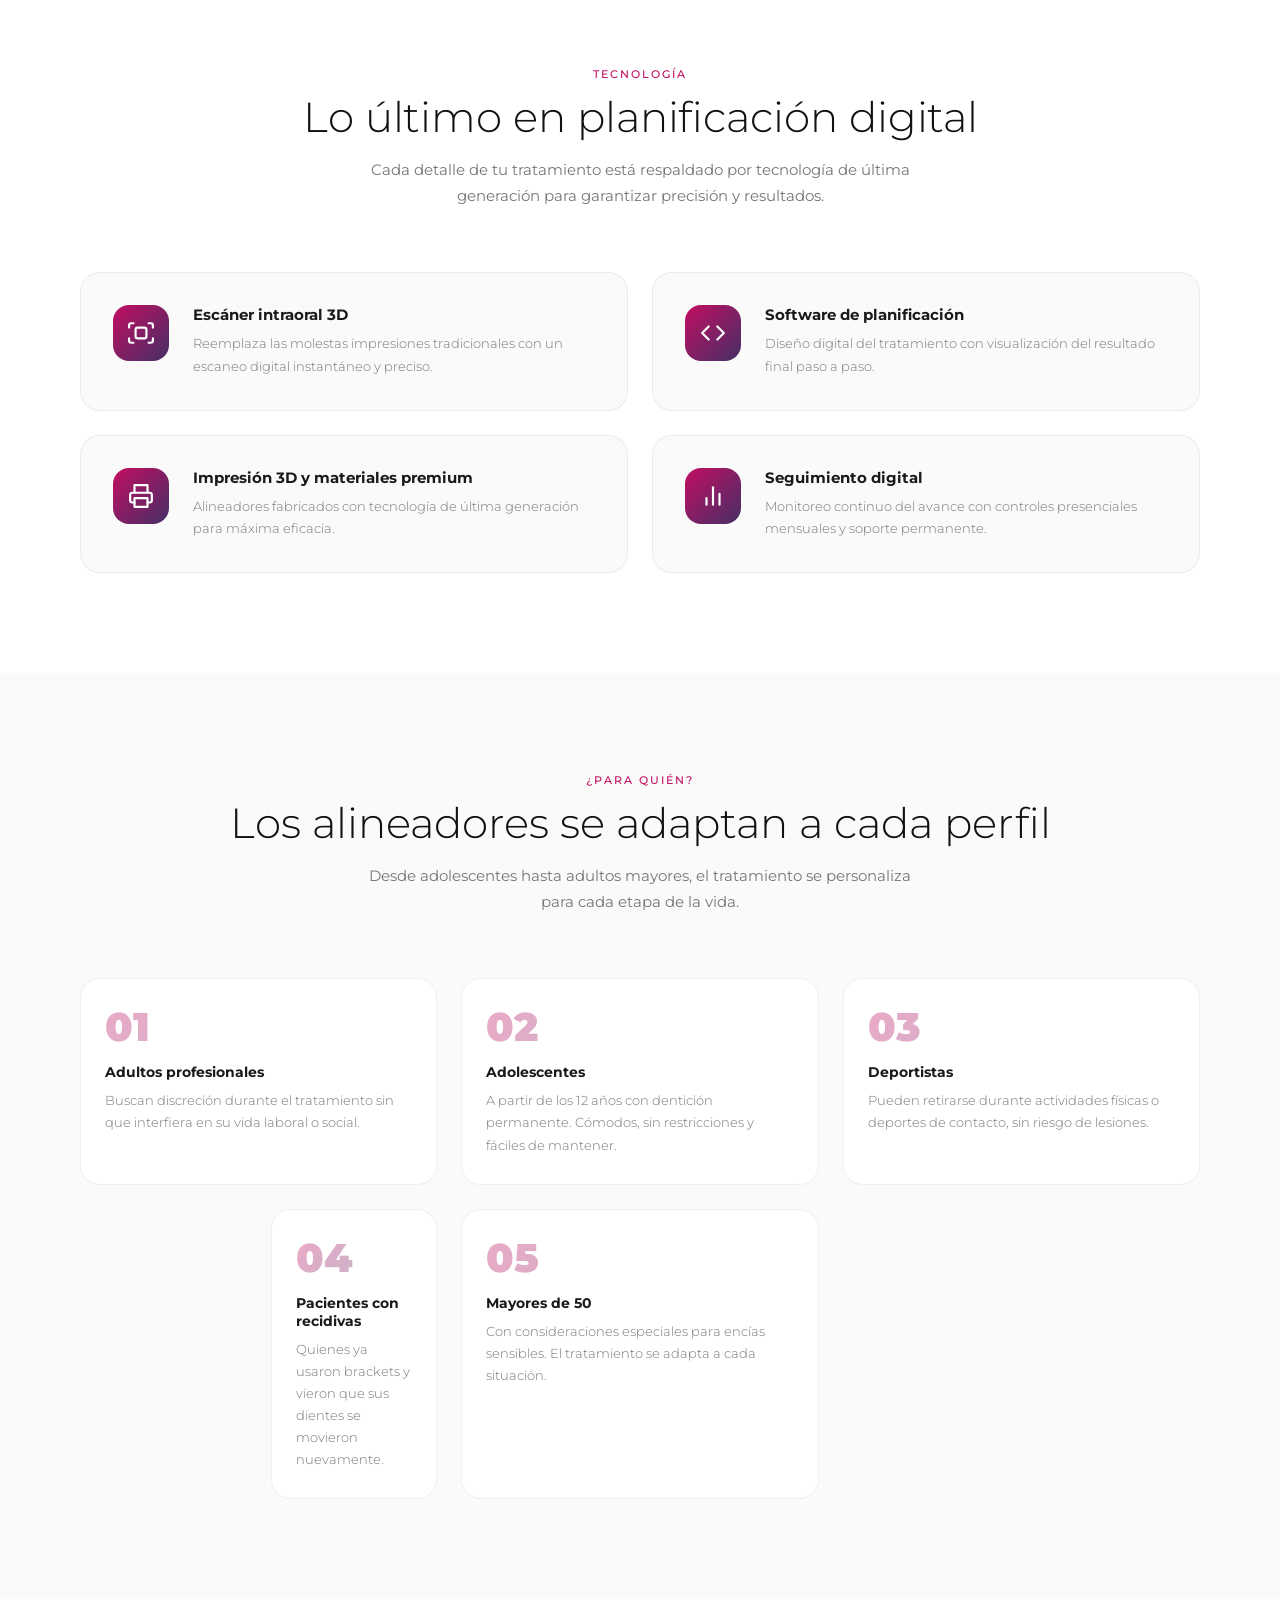
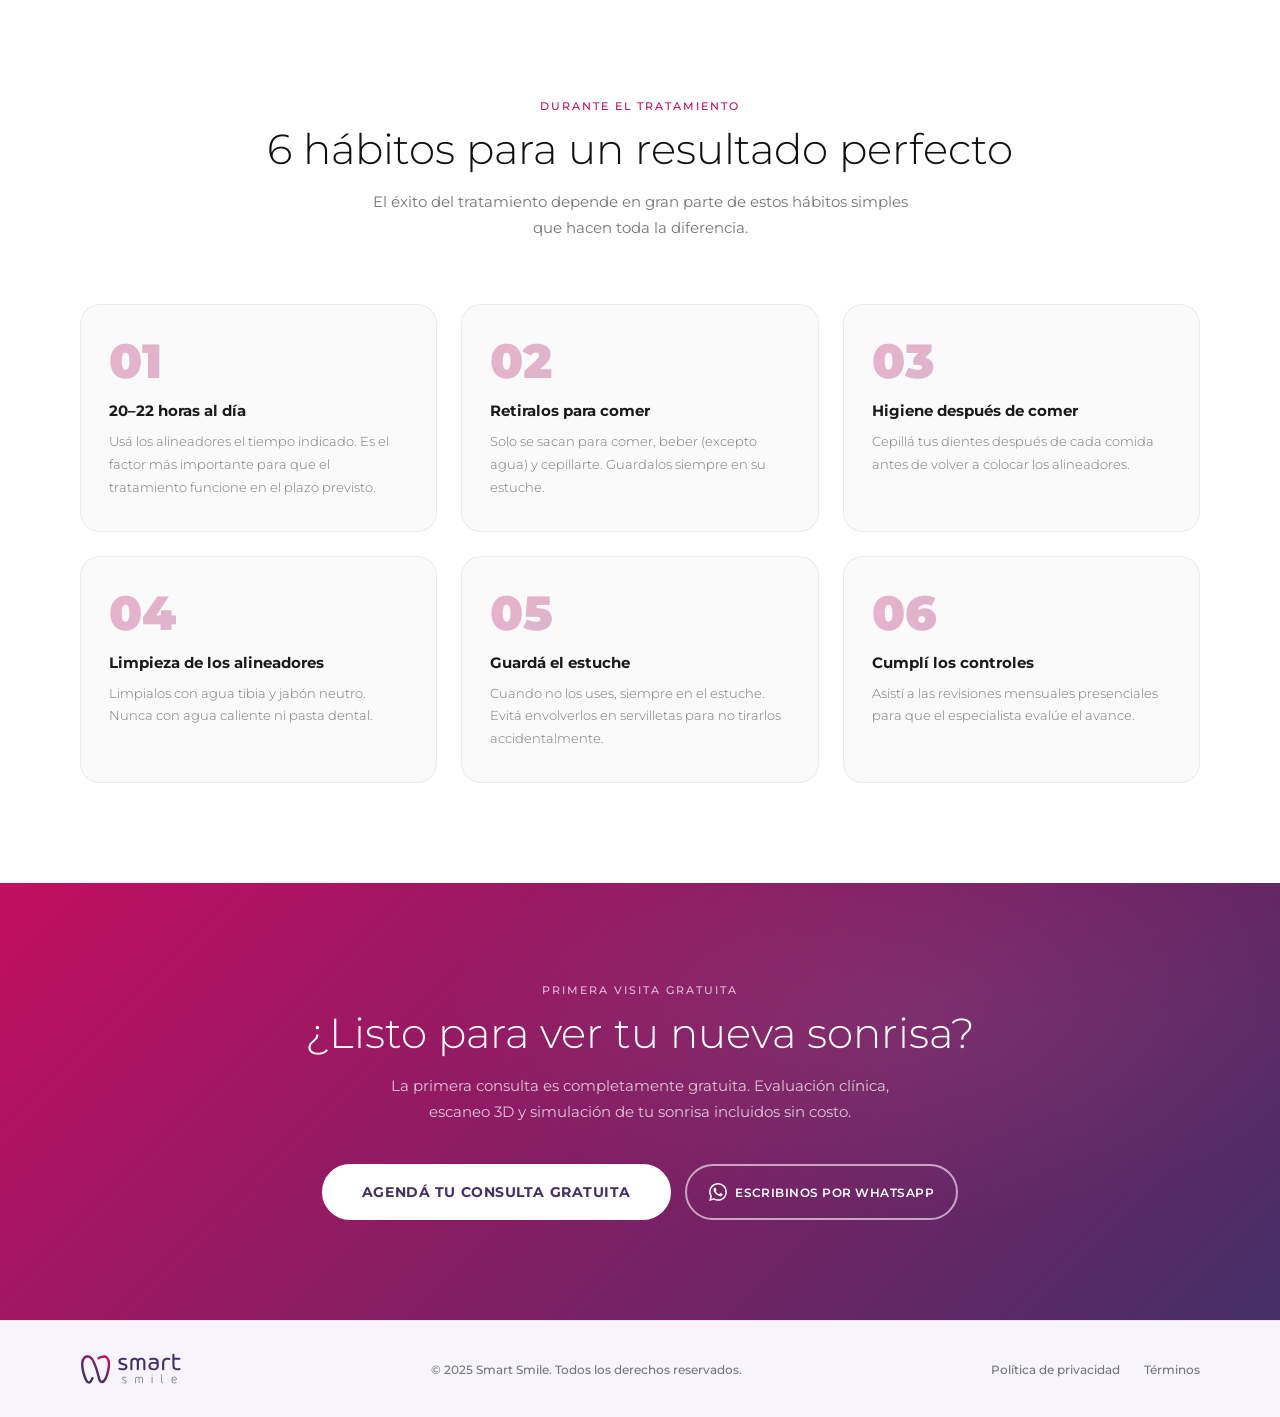
<file: alineadores.html>
<!DOCTYPE html>
<html lang="es">
<head>
  <meta charset="UTF-8" />
  <meta name="viewport" content="width=device-width, initial-scale=1.0" />
  <title>Alineadores Invisibles – Smart Smile</title>
  <link rel="preconnect" href="https://fonts.googleapis.com" />
  <link rel="preconnect" href="https://fonts.gstatic.com" crossorigin />
  <link href="https://fonts.googleapis.com/css2?family=Montserrat:wght@300;400;500;600;700;800;900&display=swap" rel="stylesheet" />
  <link rel="stylesheet" href="styles.css" />
  <style>

    /* ════════════════════════════════════════════════
       HERO
    ════════════════════════════════════════════════ */
    .alin-hero {
      position: relative;
      padding: 160px 0 100px;
      text-align: center;
      background: var(--gradient);
      overflow: hidden;
    }
    .alin-hero::before {
      content: '';
      position: absolute;
      inset: 0;
      background:
        radial-gradient(ellipse 80% 60% at 20% 40%, rgba(255,255,255,.06) 0%, transparent 60%),
        radial-gradient(ellipse 60% 80% at 80% 70%, rgba(255,255,255,.04) 0%, transparent 60%);
      pointer-events: none;
    }
    .alin-hero__eyebrow {
      font-size: 11px;
      font-weight: 700;
      letter-spacing: 0.18em;
      text-transform: uppercase;
      color: rgba(255,255,255,.55);
      margin-bottom: 24px;
    }
    .alin-hero__title {
      font-size: clamp(38px, 5.5vw, 62px);
      font-weight: 800;
      color: var(--white);
      line-height: 1.1;
      margin-bottom: 24px;
    }
    .alin-hero__sub {
      font-size: 17px;
      font-weight: 300;
      color: rgba(255,255,255,.7);
      max-width: 560px;
      margin: 0 auto 52px;
      line-height: 1.8;
    }
    .alin-hero__pills {
      display: flex;
      justify-content: center;
      flex-wrap: wrap;
      gap: 10px;
    }
    .alin-hero__pill {
      background: rgba(255,255,255,.1);
      border: 1px solid rgba(255,255,255,.28);
      border-radius: 100px;
      padding: 9px 22px;
      font-size: 12px;
      font-weight: 600;
      color: rgba(255,255,255,.9);
      letter-spacing: 0.05em;
      text-decoration: none;
      backdrop-filter: blur(8px);
      -webkit-backdrop-filter: blur(8px);
      transition: background var(--transition), border-color var(--transition), box-shadow var(--transition);
    }
    .alin-hero__pill:hover {
      background: rgba(255,255,255,.2);
      border-color: rgba(255,255,255,.5);
      box-shadow: 0 4px 20px rgba(0,0,0,.15);
    }

    /* ════════════════════════════════════════════════
       1 — ¿QUÉ SON?
    ════════════════════════════════════════════════ */
    .que-son {
      padding: 100px 0;
      background: var(--white);
    }
    .que-son__grid {
      display: grid;
      grid-template-columns: 1fr 1fr;
      gap: 80px;
      align-items: start;
    }
    .que-son__text .section-eyebrow { text-align: left; margin-bottom: 16px; }
    .que-son__text .section-title   { text-align: left; margin-bottom: 24px; }
    .que-son__body {
      font-size: 15px;
      font-weight: 300;
      color: var(--gray);
      line-height: 1.85;
    }

    /* Tabla comparativa */
    .compare-table {
      width: 100%;
      border-radius: 16px;
      overflow: hidden;
      border: 1px solid rgba(0,0,0,.08);
      background: var(--white);
      box-shadow: 0 4px 24px rgba(69,47,103,.07);
    }
    .compare-table__header {
      display: grid;
      grid-template-columns: 1.6fr 1fr 1fr;
    }
    .compare-table__header-cell {
      padding: 16px 18px;
      font-size: 11px;
      font-weight: 700;
      letter-spacing: 0.1em;
      text-transform: uppercase;
    }
    .compare-table__header-cell:first-child {
      background: #f5f5f5;
      color: #999;
    }
    .compare-table__header-cell.alin {
      background: var(--gradient);
      color: var(--white);
      text-align: center;
    }
    .compare-table__header-cell.brack {
      background: #737679;
      color: rgba(255,255,255,.8);
      text-align: center;
    }
    .compare-table__row {
      display: grid;
      grid-template-columns: 1.6fr 1fr 1fr;
      border-top: 1px solid rgba(0,0,0,.06);
    }
    .compare-table__row:nth-child(even) .compare-table__cell:first-child {
      background: #fbfbfb;
    }
    .compare-table__cell {
      padding: 14px 18px;
      font-size: 13px;
      line-height: 1.5;
    }
    .compare-table__cell:first-child {
      font-weight: 600;
      color: #333;
    }
    .compare-table__cell.alin-val {
      background: rgba(194,14,97,.04);
      color: var(--purple);
      font-weight: 500;
      font-size: 12px;
      text-align: center;
      display: flex;
      align-items: center;
      justify-content: center;
    }
    .compare-table__cell.brack-val {
      background: rgba(115,118,121,.05);
      color: var(--gray);
      font-size: 12px;
      text-align: center;
      display: flex;
      align-items: center;
      justify-content: center;
    }

    /* ════════════════════════════════════════════════
       2 — VENTAJAS
    ════════════════════════════════════════════════ */
    .ventajas {
      padding: 100px 0;
      background: #fafafa;
    }
    .ventajas .container { text-align: center; }
    .ventajas .section-subtitle { margin: 0 auto 64px; }

    .ventajas__grid {
      display: grid;
      grid-template-columns: repeat(3, 1fr);
      gap: 24px;
      text-align: left;
    }
    .ventaja-card {
      background: var(--white);
      border-radius: 20px;
      border: 1px solid rgba(0,0,0,.06);
      padding: 32px 28px;
      transition: transform var(--transition), box-shadow var(--transition);
    }
    .ventaja-card:hover {
      transform: translateY(-4px);
      box-shadow: 0 16px 48px rgba(69,47,103,.1);
    }
    .ventaja-card__icon {
      width: 52px;
      height: 52px;
      border-radius: 14px;
      background: linear-gradient(135deg, rgba(69,47,103,.08) 0%, rgba(194,14,97,.08) 100%);
      display: flex;
      align-items: center;
      justify-content: center;
      margin-bottom: 20px;
    }
    .ventaja-card__icon svg { width: 24px; height: 24px; }
    .ventaja-card__title {
      font-size: 15px;
      font-weight: 700;
      color: #1a1a1a;
      margin-bottom: 10px;
    }
    .ventaja-card__desc {
      font-size: 13px;
      font-weight: 300;
      color: var(--gray);
      line-height: 1.75;
    }

    /* ════════════════════════════════════════════════
       3 — PROCESO / TIMELINE
    ════════════════════════════════════════════════ */
    .proceso {
      padding: 100px 0;
      background: var(--white);
    }
    .proceso .container { text-align: center; }
    .proceso .section-subtitle { margin: 0 auto 72px; }

    .timeline {
      position: relative;
      max-width: 860px;
      margin: 0 auto;
    }
    .timeline::before {
      content: '';
      position: absolute;
      left: 50%;
      top: 0;
      bottom: 0;
      width: 2px;
      transform: translateX(-50%);
      background: linear-gradient(180deg, rgba(194,14,97,.15) 0%, rgba(194,14,97,.5) 30%, rgba(69,47,103,.5) 70%, rgba(69,47,103,.15) 100%);
    }

    .timeline__item {
      display: grid;
      grid-template-columns: 1fr 64px 1fr;
      gap: 0;
      align-items: start;
      margin-bottom: 48px;
      position: relative;
    }
    .timeline__item:last-child { margin-bottom: 0; }

    /* Items impares: texto izquierda, vacío derecha */
    .timeline__item:nth-child(odd) .timeline__content {
      grid-column: 1;
      grid-row: 1;
      text-align: right;
      padding-right: 40px;
    }
    .timeline__item:nth-child(odd) .timeline__number {
      grid-column: 2;
      grid-row: 1;
    }
    .timeline__item:nth-child(odd) .timeline__spacer {
      grid-column: 3;
      grid-row: 1;
    }

    /* Items pares: vacío izquierda, texto derecha */
    .timeline__item:nth-child(even) .timeline__spacer {
      grid-column: 1;
      grid-row: 1;
    }
    .timeline__item:nth-child(even) .timeline__number {
      grid-column: 2;
      grid-row: 1;
    }
    .timeline__item:nth-child(even) .timeline__content {
      grid-column: 3;
      grid-row: 1;
      text-align: left;
      padding-left: 40px;
    }

    .timeline__number {
      display: flex;
      align-items: flex-start;
      justify-content: center;
      padding-top: 4px;
      position: relative;
      z-index: 1;
    }
    .timeline__num-circle {
      width: 44px;
      height: 44px;
      border-radius: 50%;
      background: var(--gradient);
      display: flex;
      align-items: center;
      justify-content: center;
      font-size: 15px;
      font-weight: 800;
      color: var(--white);
      flex-shrink: 0;
      box-shadow: 0 4px 16px rgba(194,14,97,.3);
    }

    .timeline__content {
      padding-top: 8px;
    }
    .timeline__step-title {
      font-size: 15px;
      font-weight: 700;
      color: #1a1a1a;
      margin-bottom: 8px;
    }
    .timeline__step-desc {
      font-size: 13px;
      font-weight: 300;
      color: var(--gray);
      line-height: 1.75;
    }
    .timeline__spacer { /* empty column placeholder */ }

    /* ════════════════════════════════════════════════
       4 — CTA SIMULACIÓN
    ════════════════════════════════════════════════ */
    .cta-sim {
      padding: 80px 0;
      background: var(--gradient);
      text-align: center;
      position: relative;
      overflow: hidden;
    }
    .cta-sim::before {
      content: '';
      position: absolute;
      inset: 0;
      background: radial-gradient(ellipse 70% 80% at 30% 50%, rgba(255,255,255,.06) 0%, transparent 65%);
      pointer-events: none;
    }
    .cta-sim .section-eyebrow.light { margin-bottom: 16px; }
    .cta-sim__title {
      font-size: clamp(30px, 4.5vw, 48px);
      font-weight: 300;
      color: var(--white);
      line-height: 1.2;
      margin-bottom: 20px;
    }
    .cta-sim__title strong { font-weight: 800; }
    .cta-sim__sub {
      font-size: 15px;
      font-weight: 300;
      color: rgba(255,255,255,.75);
      max-width: 520px;
      margin: 0 auto 40px;
      line-height: 1.8;
    }

    /* ════════════════════════════════════════════════
       5 — CASOS
    ════════════════════════════════════════════════ */
    .casos {
      padding: 100px 0;
      background: #fafafa;
    }
    .casos .container { text-align: center; }
    .casos .section-subtitle { margin: 0 auto 64px; }

    .casos__grid {
      display: grid;
      grid-template-columns: repeat(3, 1fr);
      gap: 24px;
      text-align: left;
    }
    .caso-card {
      background: var(--white);
      border-radius: 16px;
      border: 1px solid rgba(0,0,0,.06);
      padding: 28px 24px;
      transition: transform var(--transition), box-shadow var(--transition);
    }
    .caso-card:hover {
      transform: translateY(-4px);
      box-shadow: 0 14px 40px rgba(69,47,103,.09);
    }
    .caso-card__check {
      width: 42px;
      height: 42px;
      border-radius: 50%;
      background: var(--gradient);
      display: flex;
      align-items: center;
      justify-content: center;
      margin-bottom: 18px;
      flex-shrink: 0;
    }
    .caso-card__check svg { width: 18px; height: 18px; }
    .caso-card__title {
      font-size: 14px;
      font-weight: 700;
      color: #1a1a1a;
      margin-bottom: 8px;
    }
    .caso-card__desc {
      font-size: 13px;
      font-weight: 300;
      color: var(--gray);
      line-height: 1.7;
    }

    /* ════════════════════════════════════════════════
       6 — TECNOLOGÍA
    ════════════════════════════════════════════════ */
    .tecnologia {
      padding: 100px 0;
      background: var(--white);
    }
    .tecnologia .container { text-align: center; }
    .tecnologia .section-subtitle { margin: 0 auto 64px; }

    .tech-grid {
      display: grid;
      grid-template-columns: repeat(2, 1fr);
      gap: 24px;
      text-align: left;
    }
    .tech-card {
      background: #fafafa;
      border-radius: 20px;
      border: 1px solid rgba(0,0,0,.06);
      padding: 32px;
      display: flex;
      gap: 24px;
      align-items: flex-start;
      transition: transform var(--transition), box-shadow var(--transition);
    }
    .tech-card:hover {
      transform: translateY(-4px);
      box-shadow: 0 14px 40px rgba(69,47,103,.08);
    }
    .tech-card__icon {
      flex-shrink: 0;
      width: 56px;
      height: 56px;
      border-radius: 16px;
      background: var(--gradient);
      display: flex;
      align-items: center;
      justify-content: center;
    }
    .tech-card__icon svg { width: 26px; height: 26px; stroke: var(--white); }
    .tech-card__body {}
    .tech-card__title {
      font-size: 15px;
      font-weight: 700;
      color: #1a1a1a;
      margin-bottom: 8px;
    }
    .tech-card__desc {
      font-size: 13px;
      font-weight: 300;
      color: var(--gray);
      line-height: 1.75;
    }

    /* ════════════════════════════════════════════════
       7 — ¿PARA QUIÉN?
    ════════════════════════════════════════════════ */
    .para-quien {
      padding: 100px 0;
      background: #fafafa;
    }
    .para-quien .container { text-align: center; }
    .para-quien .section-subtitle { margin: 0 auto 64px; }

    .perfil-grid {
      display: grid;
      grid-template-columns: repeat(3, 1fr);
      gap: 24px;
      text-align: left;
    }
    /* 4th and 5th cards centered */
    .perfil-grid .perfil-card:nth-child(4) {
      grid-column: 1 / 2;
      margin-left: calc(50% + 12px);
    }
    .perfil-grid .perfil-card:nth-child(5) {
      grid-column: 2 / 3;
    }
    .perfil-card {
      background: var(--white);
      border-radius: 20px;
      border: 1px solid rgba(0,0,0,.06);
      padding: 28px 24px;
      transition: transform var(--transition), box-shadow var(--transition);
    }
    .perfil-card:hover {
      transform: translateY(-4px);
      box-shadow: 0 14px 40px rgba(69,47,103,.09);
    }
    .perfil-card__num {
      font-size: 40px;
      font-weight: 900;
      line-height: 1;
      background: var(--gradient);
      -webkit-background-clip: text;
      -webkit-text-fill-color: transparent;
      background-clip: text;
      margin-bottom: 16px;
      opacity: .35;
    }
    .perfil-card__title {
      font-size: 14px;
      font-weight: 700;
      color: #1a1a1a;
      margin-bottom: 8px;
    }
    .perfil-card__desc {
      font-size: 13px;
      font-weight: 300;
      color: var(--gray);
      line-height: 1.7;
    }

    /* ════════════════════════════════════════════════
       8 — CUIDADOS
    ════════════════════════════════════════════════ */
    .cuidados {
      padding: 100px 0;
      background: var(--white);
    }
    .cuidados .container { text-align: center; }
    .cuidados .section-subtitle { margin: 0 auto 64px; }

    .cuidados__grid {
      display: grid;
      grid-template-columns: repeat(3, 1fr);
      gap: 24px;
      text-align: left;
    }
    .cuidado-card {
      background: #fafafa;
      border-radius: 20px;
      border: 1px solid rgba(0,0,0,.06);
      padding: 32px 28px;
      transition: transform var(--transition), box-shadow var(--transition);
    }
    .cuidado-card:hover {
      transform: translateY(-4px);
      box-shadow: 0 14px 40px rgba(69,47,103,.08);
    }
    .cuidado-card__num {
      font-size: 48px;
      font-weight: 900;
      line-height: 1;
      background: var(--gradient);
      -webkit-background-clip: text;
      -webkit-text-fill-color: transparent;
      background-clip: text;
      margin-bottom: 16px;
      opacity: .3;
    }
    .cuidado-card__title {
      font-size: 15px;
      font-weight: 700;
      color: #1a1a1a;
      margin-bottom: 10px;
    }
    .cuidado-card__desc {
      font-size: 13px;
      font-weight: 300;
      color: var(--gray);
      line-height: 1.75;
    }

    /* ════════════════════════════════════════════════
       CTA FINAL
    ════════════════════════════════════════════════ */
    .alin-cta {
      padding: 100px 0;
      background: var(--gradient);
      text-align: center;
      position: relative;
      overflow: hidden;
    }
    .alin-cta::before {
      content: '';
      position: absolute;
      inset: 0;
      background: radial-gradient(ellipse 60% 80% at 70% 30%, rgba(255,255,255,.06) 0%, transparent 60%);
      pointer-events: none;
    }
    .alin-cta .section-title.light  { margin-bottom: 16px; }
    .alin-cta .section-subtitle.light { margin: 0 auto 40px; }
    .alin-cta__actions {
      display: flex;
      gap: 14px;
      justify-content: center;
      flex-wrap: wrap;
    }

    /* ════════════════════════════════════════════════
       RESPONSIVE
    ════════════════════════════════════════════════ */
    @media (max-width: 1100px) {
      .tech-grid { grid-template-columns: 1fr; }
      .perfil-grid { grid-template-columns: repeat(2, 1fr); }
      .perfil-grid .perfil-card:nth-child(4) { grid-column: auto; margin-left: 0; }
      .perfil-grid .perfil-card:nth-child(5) { grid-column: auto; }
    }
    @media (max-width: 900px) {
      .que-son__grid { grid-template-columns: 1fr; gap: 56px; }
      .ventajas__grid { grid-template-columns: repeat(2, 1fr); }
      .casos__grid { grid-template-columns: repeat(2, 1fr); }
      .cuidados__grid { grid-template-columns: repeat(2, 1fr); }
      .timeline::before { left: 28px; }
      .timeline__item {
        grid-template-columns: 56px 1fr;
        gap: 0;
      }
      .timeline__item:nth-child(odd) .timeline__content,
      .timeline__item:nth-child(even) .timeline__content {
        grid-column: 2;
        grid-row: 1;
        text-align: left;
        padding-right: 0;
        padding-left: 24px;
      }
      .timeline__item:nth-child(odd) .timeline__number,
      .timeline__item:nth-child(even) .timeline__number {
        grid-column: 1;
        grid-row: 1;
        justify-content: flex-start;
        padding-top: 8px;
      }
      .timeline__item:nth-child(odd) .timeline__spacer,
      .timeline__item:nth-child(even) .timeline__spacer {
        display: none;
      }
      .timeline::before { transform: none; }
    }
    @media (max-width: 680px) {
      .alin-hero { padding: 130px 0 72px; }
      .ventajas__grid { grid-template-columns: 1fr; }
      .casos__grid { grid-template-columns: 1fr; }
      .cuidados__grid { grid-template-columns: 1fr; }
      .perfil-grid { grid-template-columns: 1fr; }
      .que-son__grid { gap: 40px; }
    }
  </style>
</head>
<body>

  <!-- ─── NAVBAR ──────────────────────────────────────────────── -->
  <header class="navbar" id="navbar">
    <div class="navbar__inner">
      <a href="index.html" class="navbar__logo navbar__logo--full">
        <img src="logo.svg" alt="Smart Smile" />
      </a>
      <a href="index.html" class="navbar__logo navbar__logo--icon">
        <img src="logo-icon.svg" alt="Smart Smile" />
      </a>
      <nav class="navbar__nav">
        <a href="alineadores.html" class="active" style="color:var(--pink)">Alineadores</a>
        <a href="tratamientos.html">Tratamientos</a>
        <a href="resultados.html">Resultados</a>
        <a href="especialistas.html">Especialistas</a>
        <a href="faq.html">FAQ</a>
      </nav>
      <div class="navbar__actions">
        <a href="https://wa.me/5491127553902" target="_blank" class="navbar__phone">
          <svg class="navbar__wa-icon" viewBox="0 0 24 24" xmlns="http://www.w3.org/2000/svg"><path d="M17.472 14.382c-.297-.149-1.758-.867-2.03-.967-.273-.099-.471-.148-.67.15-.197.297-.767.966-.94 1.164-.173.199-.347.223-.644.075-.297-.15-1.255-.463-2.39-1.475-.883-.788-1.48-1.761-1.653-2.059-.173-.297-.018-.458.13-.606.134-.133.298-.347.446-.52.149-.174.198-.298.298-.497.099-.198.05-.371-.025-.52-.075-.149-.669-1.612-.916-2.207-.242-.579-.487-.5-.669-.51-.173-.008-.371-.01-.57-.01-.198 0-.52.074-.792.372-.272.297-1.04 1.016-1.04 2.479 0 1.462 1.065 2.875 1.213 3.074.149.198 2.096 3.2 5.077 4.487.709.306 1.262.489 1.694.625.712.227 1.36.195 1.871.118.571-.085 1.758-.719 2.006-1.413.248-.694.248-1.289.173-1.413-.074-.124-.272-.198-.57-.347m-5.421 7.403h-.004a9.87 9.87 0 01-5.031-1.378l-.361-.214-3.741.982.998-3.648-.235-.374a9.86 9.86 0 01-1.51-5.26c.001-5.45 4.436-9.884 9.888-9.884 2.64 0 5.122 1.03 6.988 2.898a9.825 9.825 0 012.893 6.994c-.003 5.45-4.437 9.884-9.885 9.884m8.413-18.297A11.815 11.815 0 0012.05 0C5.495 0 .16 5.335.157 11.892c0 2.096.547 4.142 1.588 5.945L.057 24l6.305-1.654a11.882 11.882 0 005.683 1.448h.005c6.554 0 11.89-5.335 11.893-11.893a11.821 11.821 0 00-3.48-8.413z"/></svg>
          11 2755 3902
        </a>
        <a href="index.html#reserva" class="btn btn--nav-cta">Agendá tu turno</a>
        <a href="#" class="navbar__lang">EN</a>
        <button class="navbar__hamburger" id="hamburger" aria-label="Menú">
          <span></span><span></span><span></span>
        </button>
      </div>
    </div>
    <div class="navbar__mobile-menu" id="mobileMenu">
      <a href="alineadores.html">Alineadores</a>
      <a href="tratamientos.html">Tratamientos</a>
      <a href="resultados.html">Resultados</a>
      <a href="especialistas.html">Especialistas</a>
      <a href="faq.html">FAQ</a>
      <a href="index.html#reserva" class="btn btn--gradient">Agendá tu turno</a>
    </div>
  </header>

  <!-- ─── HERO ─────────────────────────────────────────────────── -->
  <section class="alin-hero">
    <div class="container">
      <p class="alin-hero__eyebrow">SMART SMILE · ALINEADORES INVISIBLES</p>
      <h1 class="alin-hero__title">La ortodoncia que nadie nota</h1>
      <p class="alin-hero__sub">Transparentes, removibles y 100% personalizados. Resultados desde las primeras semanas sin que nadie lo note.</p>
      <div class="alin-hero__pills">
        <a href="#que-son"    class="alin-hero__pill">¿Qué son?</a>
        <a href="#ventajas"   class="alin-hero__pill">Ventajas</a>
        <a href="#proceso"    class="alin-hero__pill">Cómo funciona</a>
        <a href="#casos"      class="alin-hero__pill">Casos</a>
        <a href="#para-quien" class="alin-hero__pill">Para quién</a>
        <a href="#tecnologia" class="alin-hero__pill">Tecnología</a>
      </div>
    </div>
  </section>

  <!-- ─── 1. ¿QUÉ SON? ─────────────────────────────────────────── -->
  <section class="que-son" id="que-son">
    <div class="container">
      <div class="que-son__grid">

        <!-- Texto -->
        <div class="que-son__text">
          <p class="section-eyebrow">¿QUÉ SON?</p>
          <h2 class="section-title">Férulas transparentes que transforman tu sonrisa</h2>
          <p class="que-son__body">Los alineadores invisibles son férulas transparentes y removibles fabricadas a medida que se colocan sobre los dientes para corregir su posición de forma progresiva. A diferencia de la ortodoncia tradicional, no utilizan alambres ni brackets visibles, lo que los convierte en una opción discreta, cómoda y sin restricciones para tu vida diaria.</p>
        </div>

        <!-- Tabla comparativa -->
        <div>
          <div class="compare-table">
            <div class="compare-table__header">
              <div class="compare-table__header-cell"></div>
              <div class="compare-table__header-cell alin">Alineadores</div>
              <div class="compare-table__header-cell brack">Brackets</div>
            </div>
            <div class="compare-table__row">
              <div class="compare-table__cell">Visibilidad</div>
              <div class="compare-table__cell alin-val">Prácticamente invisibles</div>
              <div class="compare-table__cell brack-val">Muy visibles</div>
            </div>
            <div class="compare-table__row">
              <div class="compare-table__cell">Higiene</div>
              <div class="compare-table__cell alin-val">Sin restricciones</div>
              <div class="compare-table__cell brack-val">Difícil cepillado</div>
            </div>
            <div class="compare-table__row">
              <div class="compare-table__cell">Comodidad</div>
              <div class="compare-table__cell alin-val">Sin alambres ni brackets</div>
              <div class="compare-table__cell brack-val">Posibles rozaduras</div>
            </div>
            <div class="compare-table__row">
              <div class="compare-table__cell">Alimentación</div>
              <div class="compare-table__cell alin-val">Se retiran para comer</div>
              <div class="compare-table__cell brack-val">Restricciones</div>
            </div>
            <div class="compare-table__row">
              <div class="compare-table__cell">Planificación</div>
              <div class="compare-table__cell alin-val">Digital, resultado previo</div>
              <div class="compare-table__cell brack-val">Sin simulación previa</div>
            </div>
          </div>
        </div>

      </div>
    </div>
  </section>

  <!-- ─── 2. VENTAJAS ──────────────────────────────────────────── -->
  <section class="ventajas" id="ventajas">
    <div class="container">
      <p class="section-eyebrow">6 RAZONES</p>
      <h2 class="section-title">Por qué elegir alineadores invisibles</h2>
      <p class="section-subtitle">Discreción, comodidad y resultados predecibles. Todo lo que una ortodoncia moderna debería ofrecerte.</p>

      <div class="ventajas__grid">

        <!-- 1 -->
        <div class="ventaja-card">
          <div class="ventaja-card__icon">
            <!-- Ojo -->
            <svg viewBox="0 0 24 24" fill="none" stroke="var(--purple)" stroke-width="2" stroke-linecap="round" stroke-linejoin="round">
              <path d="M1 12s4-8 11-8 11 8 11 8-4 8-11 8-11-8-11-8z"/>
              <circle cx="12" cy="12" r="3"/>
            </svg>
          </div>
          <h3 class="ventaja-card__title">Prácticamente invisibles</h3>
          <p class="ventaja-card__desc">Nadie nota que llevás ortodoncia. Ideales para profesionales, adultos y adolescentes que buscan discreción total.</p>
        </div>

        <!-- 2 -->
        <div class="ventaja-card">
          <div class="ventaja-card__icon">
            <!-- Flechas circulares -->
            <svg viewBox="0 0 24 24" fill="none" stroke="var(--purple)" stroke-width="2" stroke-linecap="round" stroke-linejoin="round">
              <polyline points="1 4 1 10 7 10"/>
              <polyline points="23 20 23 14 17 14"/>
              <path d="M20.49 9A9 9 0 005.64 5.64L1 10m22 4l-4.64 4.36A9 9 0 013.51 15"/>
            </svg>
          </div>
          <h3 class="ventaja-card__title">Removibles</h3>
          <p class="ventaja-card__desc">Se retiran para comer, beber y cepillarte. Mantenés tu rutina de higiene sin ningún cambio y disfrutás de todas tus comidas.</p>
        </div>

        <!-- 3 -->
        <div class="ventaja-card">
          <div class="ventaja-card__icon">
            <!-- Rayo -->
            <svg viewBox="0 0 24 24" fill="none" stroke="var(--purple)" stroke-width="2" stroke-linecap="round" stroke-linejoin="round">
              <polygon points="13 2 3 14 12 14 11 22 21 10 12 10 13 2"/>
            </svg>
          </div>
          <h3 class="ventaja-card__title">Resultados más rápidos</h3>
          <p class="ventaja-card__desc">Resultados visibles desde las primeras semanas. Tratamientos desde 6 meses para casos leves con movimientos más precisos.</p>
        </div>

        <!-- 4 -->
        <div class="ventaja-card">
          <div class="ventaja-card__icon">
            <!-- Target/Diana -->
            <svg viewBox="0 0 24 24" fill="none" stroke="var(--purple)" stroke-width="2" stroke-linecap="round" stroke-linejoin="round">
              <circle cx="12" cy="12" r="10"/>
              <circle cx="12" cy="12" r="6"/>
              <circle cx="12" cy="12" r="2"/>
            </svg>
          </div>
          <h3 class="ventaja-card__title">Predecibles</h3>
          <p class="ventaja-card__desc">Planificación 100% digital. Ves en pantalla cómo queda tu sonrisa antes de empezar. Tiempos y precios cerrados desde el día 1.</p>
        </div>

        <!-- 5 -->
        <div class="ventaja-card">
          <div class="ventaja-card__icon">
            <!-- Corazón -->
            <svg viewBox="0 0 24 24" fill="none" stroke="var(--purple)" stroke-width="2" stroke-linecap="round" stroke-linejoin="round">
              <path d="M20.84 4.61a5.5 5.5 0 00-7.78 0L12 5.67l-1.06-1.06a5.5 5.5 0 00-7.78 7.78l1.06 1.06L12 21.23l7.78-7.78 1.06-1.06a5.5 5.5 0 000-7.78z"/>
            </svg>
          </div>
          <h3 class="ventaja-card__title">Sin dolor</h3>
          <p class="ventaja-card__desc">Materiales suaves y biomecánica controlada. Sin alambres ni brackets que irriten. Sin urgencias ni visitas de emergencia.</p>
        </div>

        <!-- 6 -->
        <div class="ventaja-card">
          <div class="ventaja-card__icon">
            <!-- Monitor -->
            <svg viewBox="0 0 24 24" fill="none" stroke="var(--purple)" stroke-width="2" stroke-linecap="round" stroke-linejoin="round">
              <rect x="2" y="3" width="20" height="14" rx="2" ry="2"/>
              <line x1="8" y1="21" x2="16" y2="21"/>
              <line x1="12" y1="17" x2="12" y2="21"/>
            </svg>
          </div>
          <h3 class="ventaja-card__title">Tecnología 3D</h3>
          <p class="ventaja-card__desc">Escaneo intraoral digital, software de planificación y alineadores fabricados a medida con materiales premium.</p>
        </div>

      </div>
    </div>
  </section>

  <!-- ─── 3. PROCESO / TIMELINE ────────────────────────────────── -->
  <section class="proceso" id="proceso">
    <div class="container">
      <p class="section-eyebrow">EL PROCESO</p>
      <h2 class="section-title">9 pasos hacia tu sonrisa ideal</h2>
      <p class="section-subtitle">Un camino claro, predecible y acompañado desde el primer día hasta el resultado final.</p>

      <div class="timeline">

        <div class="timeline__item">
          <div class="timeline__content">
            <h3 class="timeline__step-title">Diagnóstico inicial</h3>
            <p class="timeline__step-desc">Consulta gratuita, escaneo intraoral 3D y radiografías para evaluar si sos candidato.</p>
          </div>
          <div class="timeline__number">
            <div class="timeline__num-circle">1</div>
          </div>
          <div class="timeline__spacer"></div>
        </div>

        <div class="timeline__item">
          <div class="timeline__spacer"></div>
          <div class="timeline__number">
            <div class="timeline__num-circle">2</div>
          </div>
          <div class="timeline__content">
            <h3 class="timeline__step-title">Simulación digital</h3>
            <p class="timeline__step-desc">Visualización en 3D de cómo quedará tu sonrisa antes de empezar el tratamiento.</p>
          </div>
        </div>

        <div class="timeline__item">
          <div class="timeline__content">
            <h3 class="timeline__step-title">Aprobación del plan</h3>
            <p class="timeline__step-desc">Revisión y ajustes junto al especialista. Definición de tiempos y precio final.</p>
          </div>
          <div class="timeline__number">
            <div class="timeline__num-circle">3</div>
          </div>
          <div class="timeline__spacer"></div>
        </div>

        <div class="timeline__item">
          <div class="timeline__spacer"></div>
          <div class="timeline__number">
            <div class="timeline__num-circle">4</div>
          </div>
          <div class="timeline__content">
            <h3 class="timeline__step-title">Fabricación de alineadores</h3>
            <p class="timeline__step-desc">Producción a medida en laboratorio con materiales de alta calidad.</p>
          </div>
        </div>

        <div class="timeline__item">
          <div class="timeline__content">
            <h3 class="timeline__step-title">Inicio del tratamiento</h3>
            <p class="timeline__step-desc">Colocación de attachments (si son necesarios) y entrega del primer juego de alineadores.</p>
          </div>
          <div class="timeline__number">
            <div class="timeline__num-circle">5</div>
          </div>
          <div class="timeline__spacer"></div>
        </div>

        <div class="timeline__item">
          <div class="timeline__spacer"></div>
          <div class="timeline__number">
            <div class="timeline__num-circle">6</div>
          </div>
          <div class="timeline__content">
            <h3 class="timeline__step-title">Cambios cada 2 semanas</h3>
            <p class="timeline__step-desc">Pasás al siguiente alineador cada 14 días, moviendo gradualmente tus dientes.</p>
          </div>
        </div>

        <div class="timeline__item">
          <div class="timeline__content">
            <h3 class="timeline__step-title">Controles mensuales</h3>
            <p class="timeline__step-desc">Revisión presencial con el especialista para evaluar avances y ajustar.</p>
          </div>
          <div class="timeline__number">
            <div class="timeline__num-circle">7</div>
          </div>
          <div class="timeline__spacer"></div>
        </div>

        <div class="timeline__item">
          <div class="timeline__spacer"></div>
          <div class="timeline__number">
            <div class="timeline__num-circle">8</div>
          </div>
          <div class="timeline__content">
            <h3 class="timeline__step-title">Refinamiento (si aplica)</h3>
            <p class="timeline__step-desc">Si se necesitan ajustes finales, fabricamos un set adicional sin costo.</p>
          </div>
        </div>

        <div class="timeline__item">
          <div class="timeline__content">
            <h3 class="timeline__step-title">Retención</h3>
            <p class="timeline__step-desc">Colocación del retenedor para mantener tu nueva sonrisa de por vida.</p>
          </div>
          <div class="timeline__number">
            <div class="timeline__num-circle">9</div>
          </div>
          <div class="timeline__spacer"></div>
        </div>

      </div>
    </div>
  </section>

  <!-- ─── 4. CTA SIMULACIÓN ────────────────────────────────────── -->
  <section class="cta-sim">
    <div class="container">
      <p class="section-eyebrow light">ANTES DE DECIDIR</p>
      <h2 class="cta-sim__title">Mirá cómo quedaría <strong>tu sonrisa</strong></h2>
      <p class="cta-sim__sub">En la primera consulta gratuita realizamos el escaneo 3D y te mostramos una proyección virtual de tu resultado final antes de que tomes cualquier decisión.</p>
      <a href="index.html#reserva" class="btn btn--white-solid btn--lg">Agendá tu consulta gratuita</a>
    </div>
  </section>

  <!-- ─── 5. CASOS ─────────────────────────────────────────────── -->
  <section class="casos" id="casos">
    <div class="container">
      <p class="section-eyebrow">¿ES PARA VOS?</p>
      <h2 class="section-title">Casos que tratamos con alineadores</h2>
      <p class="section-subtitle">Los alineadores son efectivos para una amplia variedad de situaciones. Consultá si tu caso es candidato.</p>

      <div class="casos__grid">

        <div class="caso-card">
          <div class="caso-card__check">
            <svg viewBox="0 0 24 24" fill="none" stroke="var(--white)" stroke-width="2.5" stroke-linecap="round" stroke-linejoin="round">
              <polyline points="20 6 9 17 4 12"/>
            </svg>
          </div>
          <h3 class="caso-card__title">Apiñamiento dental</h3>
          <p class="caso-card__desc">Dientes superpuestos o torcidos que necesitan alinearse correctamente.</p>
        </div>

        <div class="caso-card">
          <div class="caso-card__check">
            <svg viewBox="0 0 24 24" fill="none" stroke="var(--white)" stroke-width="2.5" stroke-linecap="round" stroke-linejoin="round">
              <polyline points="20 6 9 17 4 12"/>
            </svg>
          </div>
          <h3 class="caso-card__title">Espacios entre dientes</h3>
          <p class="caso-card__desc">Diastemas o separaciones que afectan la estética y la función.</p>
        </div>

        <div class="caso-card">
          <div class="caso-card__check">
            <svg viewBox="0 0 24 24" fill="none" stroke="var(--white)" stroke-width="2.5" stroke-linecap="round" stroke-linejoin="round">
              <polyline points="20 6 9 17 4 12"/>
            </svg>
          </div>
          <h3 class="caso-card__title">Mordida cruzada</h3>
          <p class="caso-card__desc">Cuando los dientes superiores quedan dentro de los inferiores al cerrar.</p>
        </div>

        <div class="caso-card">
          <div class="caso-card__check">
            <svg viewBox="0 0 24 24" fill="none" stroke="var(--white)" stroke-width="2.5" stroke-linecap="round" stroke-linejoin="round">
              <polyline points="20 6 9 17 4 12"/>
            </svg>
          </div>
          <h3 class="caso-card__title">Sobremordida</h3>
          <p class="caso-card__desc">Los dientes superiores cubren en exceso a los inferiores.</p>
        </div>

        <div class="caso-card">
          <div class="caso-card__check">
            <svg viewBox="0 0 24 24" fill="none" stroke="var(--white)" stroke-width="2.5" stroke-linecap="round" stroke-linejoin="round">
              <polyline points="20 6 9 17 4 12"/>
            </svg>
          </div>
          <h3 class="caso-card__title">Mordida abierta</h3>
          <p class="caso-card__desc">Los dientes no hacen contacto al cerrar la boca.</p>
        </div>

        <div class="caso-card">
          <div class="caso-card__check">
            <svg viewBox="0 0 24 24" fill="none" stroke="var(--white)" stroke-width="2.5" stroke-linecap="round" stroke-linejoin="round">
              <polyline points="20 6 9 17 4 12"/>
            </svg>
          </div>
          <h3 class="caso-card__title">Recidivas de ortodoncia</h3>
          <p class="caso-card__desc">Dientes que se movieron después de un tratamiento previo con brackets.</p>
        </div>

      </div>
    </div>
  </section>

  <!-- ─── 6. TECNOLOGÍA ────────────────────────────────────────── -->
  <section class="tecnologia" id="tecnologia">
    <div class="container">
      <p class="section-eyebrow">TECNOLOGÍA</p>
      <h2 class="section-title">Lo último en planificación digital</h2>
      <p class="section-subtitle">Cada detalle de tu tratamiento está respaldado por tecnología de última generación para garantizar precisión y resultados.</p>

      <div class="tech-grid">

        <div class="tech-card">
          <div class="tech-card__icon">
            <!-- Escaneo 3D -->
            <svg viewBox="0 0 24 24" fill="none" stroke-width="2" stroke-linecap="round" stroke-linejoin="round">
              <path d="M5 3H3a2 2 0 00-2 2v2M19 3h2a2 2 0 012 2v2M5 21H3a2 2 0 01-2-2v-2M19 21h2a2 2 0 002-2v-2"/>
              <rect x="7" y="7" width="10" height="10" rx="2"/>
            </svg>
          </div>
          <div class="tech-card__body">
            <h3 class="tech-card__title">Escáner intraoral 3D</h3>
            <p class="tech-card__desc">Reemplaza las molestas impresiones tradicionales con un escaneo digital instantáneo y preciso.</p>
          </div>
        </div>

        <div class="tech-card">
          <div class="tech-card__icon">
            <!-- Software -->
            <svg viewBox="0 0 24 24" fill="none" stroke-width="2" stroke-linecap="round" stroke-linejoin="round">
              <polyline points="16 18 22 12 16 6"/>
              <polyline points="8 6 2 12 8 18"/>
            </svg>
          </div>
          <div class="tech-card__body">
            <h3 class="tech-card__title">Software de planificación</h3>
            <p class="tech-card__desc">Diseño digital del tratamiento con visualización del resultado final paso a paso.</p>
          </div>
        </div>

        <div class="tech-card">
          <div class="tech-card__icon">
            <!-- Impresión 3D -->
            <svg viewBox="0 0 24 24" fill="none" stroke-width="2" stroke-linecap="round" stroke-linejoin="round">
              <path d="M6 9V2h12v7"/>
              <path d="M6 18H4a2 2 0 01-2-2v-5a2 2 0 012-2h16a2 2 0 012 2v5a2 2 0 01-2 2h-2"/>
              <rect x="6" y="14" width="12" height="8"/>
            </svg>
          </div>
          <div class="tech-card__body">
            <h3 class="tech-card__title">Impresión 3D y materiales premium</h3>
            <p class="tech-card__desc">Alineadores fabricados con tecnología de última generación para máxima eficacia.</p>
          </div>
        </div>

        <div class="tech-card">
          <div class="tech-card__icon">
            <!-- Seguimiento -->
            <svg viewBox="0 0 24 24" fill="none" stroke-width="2" stroke-linecap="round" stroke-linejoin="round">
              <line x1="18" y1="20" x2="18" y2="10"/>
              <line x1="12" y1="20" x2="12" y2="4"/>
              <line x1="6"  y1="20" x2="6"  y2="14"/>
            </svg>
          </div>
          <div class="tech-card__body">
            <h3 class="tech-card__title">Seguimiento digital</h3>
            <p class="tech-card__desc">Monitoreo continuo del avance con controles presenciales mensuales y soporte permanente.</p>
          </div>
        </div>

      </div>
    </div>
  </section>

  <!-- ─── 7. ¿PARA QUIÉN? ──────────────────────────────────────── -->
  <section class="para-quien" id="para-quien">
    <div class="container">
      <p class="section-eyebrow">¿PARA QUIÉN?</p>
      <h2 class="section-title">Los alineadores se adaptan a cada perfil</h2>
      <p class="section-subtitle">Desde adolescentes hasta adultos mayores, el tratamiento se personaliza para cada etapa de la vida.</p>

      <div class="perfil-grid">

        <div class="perfil-card">
          <div class="perfil-card__num">01</div>
          <h3 class="perfil-card__title">Adultos profesionales</h3>
          <p class="perfil-card__desc">Buscan discreción durante el tratamiento sin que interfiera en su vida laboral o social.</p>
        </div>

        <div class="perfil-card">
          <div class="perfil-card__num">02</div>
          <h3 class="perfil-card__title">Adolescentes</h3>
          <p class="perfil-card__desc">A partir de los 12 años con dentición permanente. Cómodos, sin restricciones y fáciles de mantener.</p>
        </div>

        <div class="perfil-card">
          <div class="perfil-card__num">03</div>
          <h3 class="perfil-card__title">Deportistas</h3>
          <p class="perfil-card__desc">Pueden retirarse durante actividades físicas o deportes de contacto, sin riesgo de lesiones.</p>
        </div>

        <div class="perfil-card">
          <div class="perfil-card__num">04</div>
          <h3 class="perfil-card__title">Pacientes con recidivas</h3>
          <p class="perfil-card__desc">Quienes ya usaron brackets y vieron que sus dientes se movieron nuevamente.</p>
        </div>

        <div class="perfil-card">
          <div class="perfil-card__num">05</div>
          <h3 class="perfil-card__title">Mayores de 50</h3>
          <p class="perfil-card__desc">Con consideraciones especiales para encías sensibles. El tratamiento se adapta a cada situación.</p>
        </div>

      </div>
    </div>
  </section>

  <!-- ─── 8. CUIDADOS ──────────────────────────────────────────── -->
  <section class="cuidados">
    <div class="container">
      <p class="section-eyebrow">DURANTE EL TRATAMIENTO</p>
      <h2 class="section-title">6 hábitos para un resultado perfecto</h2>
      <p class="section-subtitle">El éxito del tratamiento depende en gran parte de estos hábitos simples que hacen toda la diferencia.</p>

      <div class="cuidados__grid">

        <div class="cuidado-card">
          <div class="cuidado-card__num">01</div>
          <h3 class="cuidado-card__title">20–22 horas al día</h3>
          <p class="cuidado-card__desc">Usá los alineadores el tiempo indicado. Es el factor más importante para que el tratamiento funcione en el plazo previsto.</p>
        </div>

        <div class="cuidado-card">
          <div class="cuidado-card__num">02</div>
          <h3 class="cuidado-card__title">Retiralos para comer</h3>
          <p class="cuidado-card__desc">Solo se sacan para comer, beber (excepto agua) y cepillarte. Guardalos siempre en su estuche.</p>
        </div>

        <div class="cuidado-card">
          <div class="cuidado-card__num">03</div>
          <h3 class="cuidado-card__title">Higiene después de comer</h3>
          <p class="cuidado-card__desc">Cepillá tus dientes después de cada comida antes de volver a colocar los alineadores.</p>
        </div>

        <div class="cuidado-card">
          <div class="cuidado-card__num">04</div>
          <h3 class="cuidado-card__title">Limpieza de los alineadores</h3>
          <p class="cuidado-card__desc">Limpialos con agua tibia y jabón neutro. Nunca con agua caliente ni pasta dental.</p>
        </div>

        <div class="cuidado-card">
          <div class="cuidado-card__num">05</div>
          <h3 class="cuidado-card__title">Guardá el estuche</h3>
          <p class="cuidado-card__desc">Cuando no los uses, siempre en el estuche. Evitá envolverlos en servilletas para no tirarlos accidentalmente.</p>
        </div>

        <div class="cuidado-card">
          <div class="cuidado-card__num">06</div>
          <h3 class="cuidado-card__title">Cumplí los controles</h3>
          <p class="cuidado-card__desc">Asistí a las revisiones mensuales presenciales para que el especialista evalúe el avance.</p>
        </div>

      </div>
    </div>
  </section>

  <!-- ─── CTA FINAL ────────────────────────────────────────────── -->
  <section class="alin-cta">
    <div class="container">
      <p class="section-eyebrow light">PRIMERA VISITA GRATUITA</p>
      <h2 class="section-title light">¿Listo para ver tu nueva sonrisa?</h2>
      <p class="section-subtitle light">La primera consulta es completamente gratuita. Evaluación clínica, escaneo 3D y simulación de tu sonrisa incluidos sin costo.</p>
      <div class="alin-cta__actions">
        <a href="index.html#reserva" class="btn btn--white-solid btn--lg">Agendá tu consulta gratuita</a>
        <a href="https://wa.me/5491127553902" target="_blank" class="btn btn--outline-white btn--lg">
          <svg width="18" height="18" viewBox="0 0 24 24" fill="currentColor"><path d="M17.472 14.382c-.297-.149-1.758-.867-2.03-.967-.273-.099-.471-.148-.67.15-.197.297-.767.966-.94 1.164-.173.199-.347.223-.644.075-.297-.15-1.255-.463-2.39-1.475-.883-.788-1.48-1.761-1.653-2.059-.173-.297-.018-.458.13-.606.134-.133.298-.347.446-.52.149-.174.198-.298.298-.497.099-.198.05-.371-.025-.52-.075-.149-.669-1.612-.916-2.207-.242-.579-.487-.5-.669-.51-.173-.008-.371-.01-.57-.01-.198 0-.52.074-.792.372-.272.297-1.04 1.016-1.04 2.479 0 1.462 1.065 2.875 1.213 3.074.149.198 2.096 3.2 5.077 4.487.709.306 1.262.489 1.694.625.712.227 1.36.195 1.871.118.571-.085 1.758-.719 2.006-1.413.248-.694.248-1.289.173-1.413-.074-.124-.272-.198-.57-.347m-5.421 7.403h-.004a9.87 9.87 0 01-5.031-1.378l-.361-.214-3.741.982.998-3.648-.235-.374a9.86 9.86 0 01-1.51-5.26c.001-5.45 4.436-9.884 9.888-9.884 2.64 0 5.122 1.03 6.988 2.898a9.825 9.825 0 012.893 6.994c-.003 5.45-4.437 9.884-9.885 9.884m8.413-18.297A11.815 11.815 0 0012.05 0C5.495 0 .16 5.335.157 11.892c0 2.096.547 4.142 1.588 5.945L.057 24l6.305-1.654a11.882 11.882 0 005.683 1.448h.005c6.554 0 11.89-5.335 11.893-11.893a11.821 11.821 0 00-3.48-8.413z"/></svg>
          Escribinos por WhatsApp
        </a>
      </div>
    </div>
  </section>

  <!-- ─── FOOTER ────────────────────────────────────────────────── -->
  <footer class="footer">
    <div class="container">
      <div class="footer__inner">
        <img src="logo.svg" alt="Smart Smile" class="footer__logo" />
        <p class="footer__copy">&copy; 2025 Smart Smile. Todos los derechos reservados.</p>
        <div class="footer__links">
          <a href="#">Política de privacidad</a>
          <a href="#">Términos</a>
        </div>
      </div>
    </div>
  </footer>

  <script src="main.js"></script>
</body>
</html>
</file>
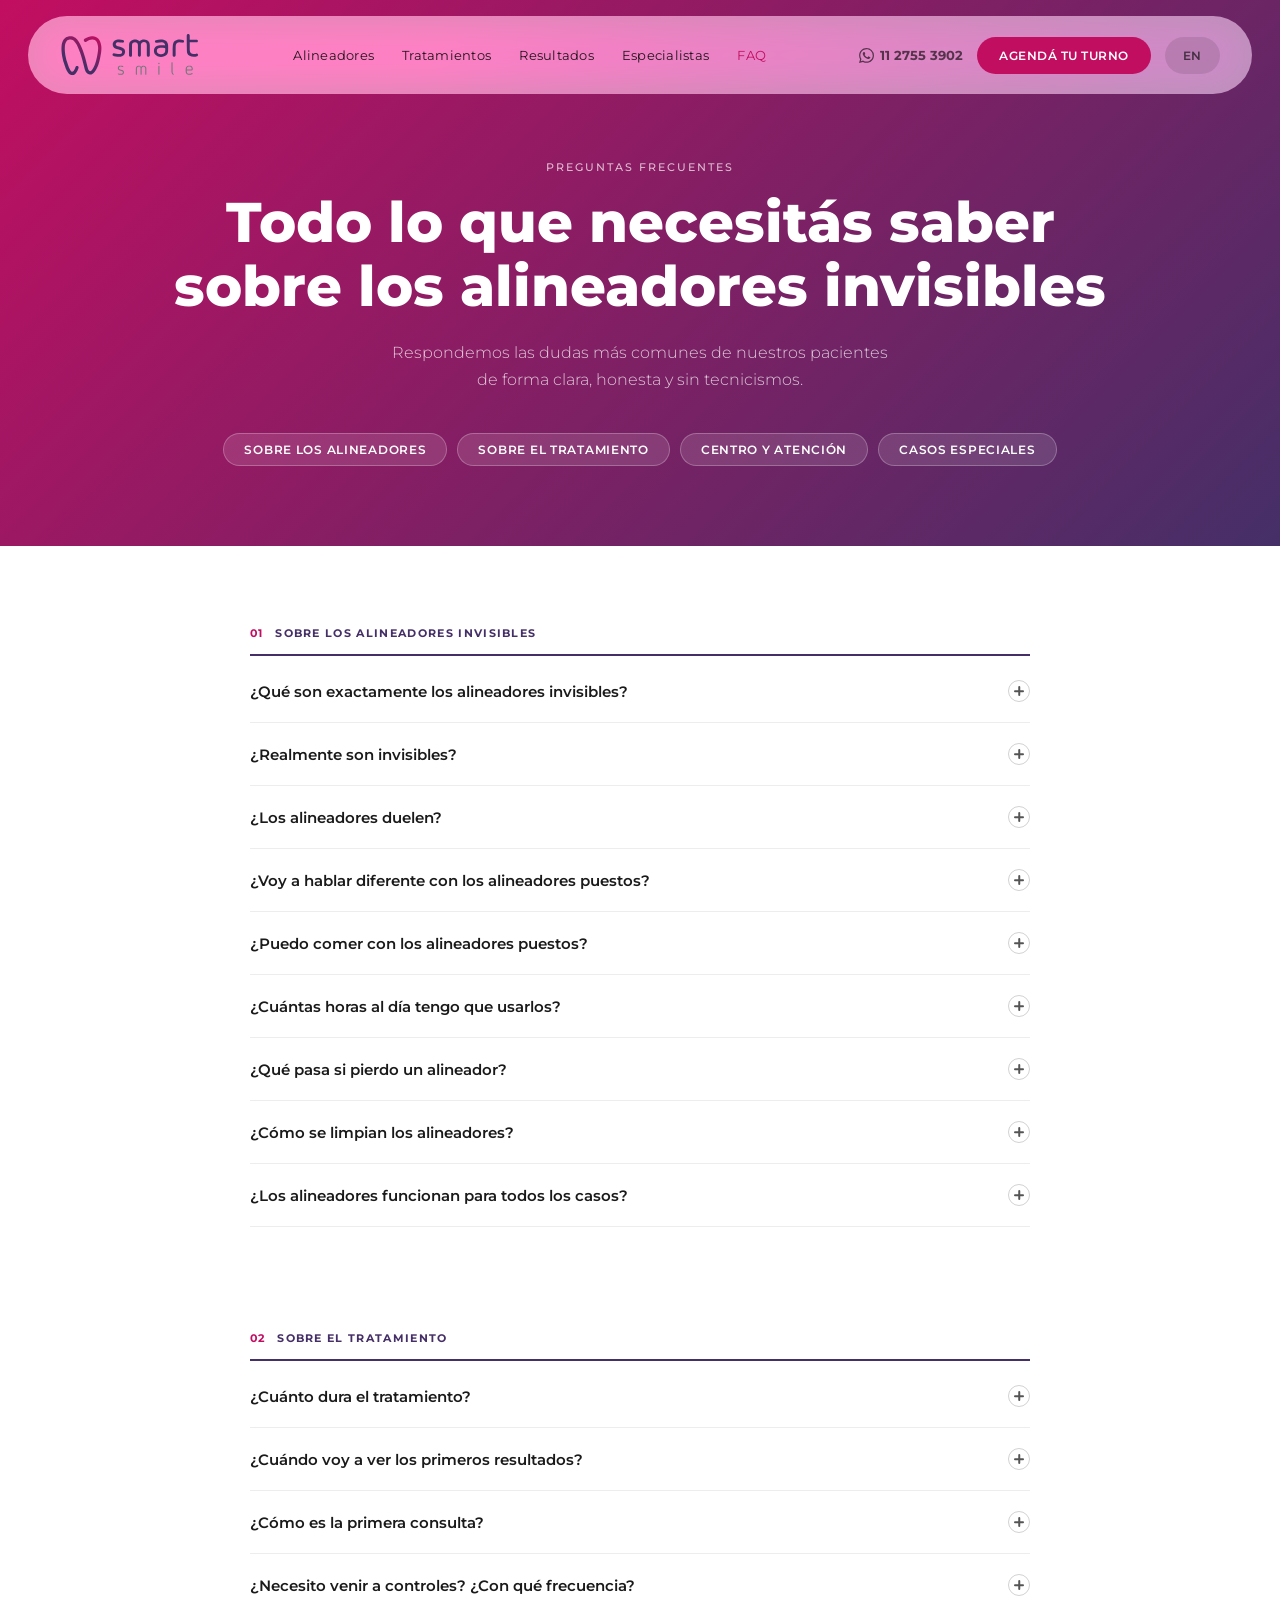
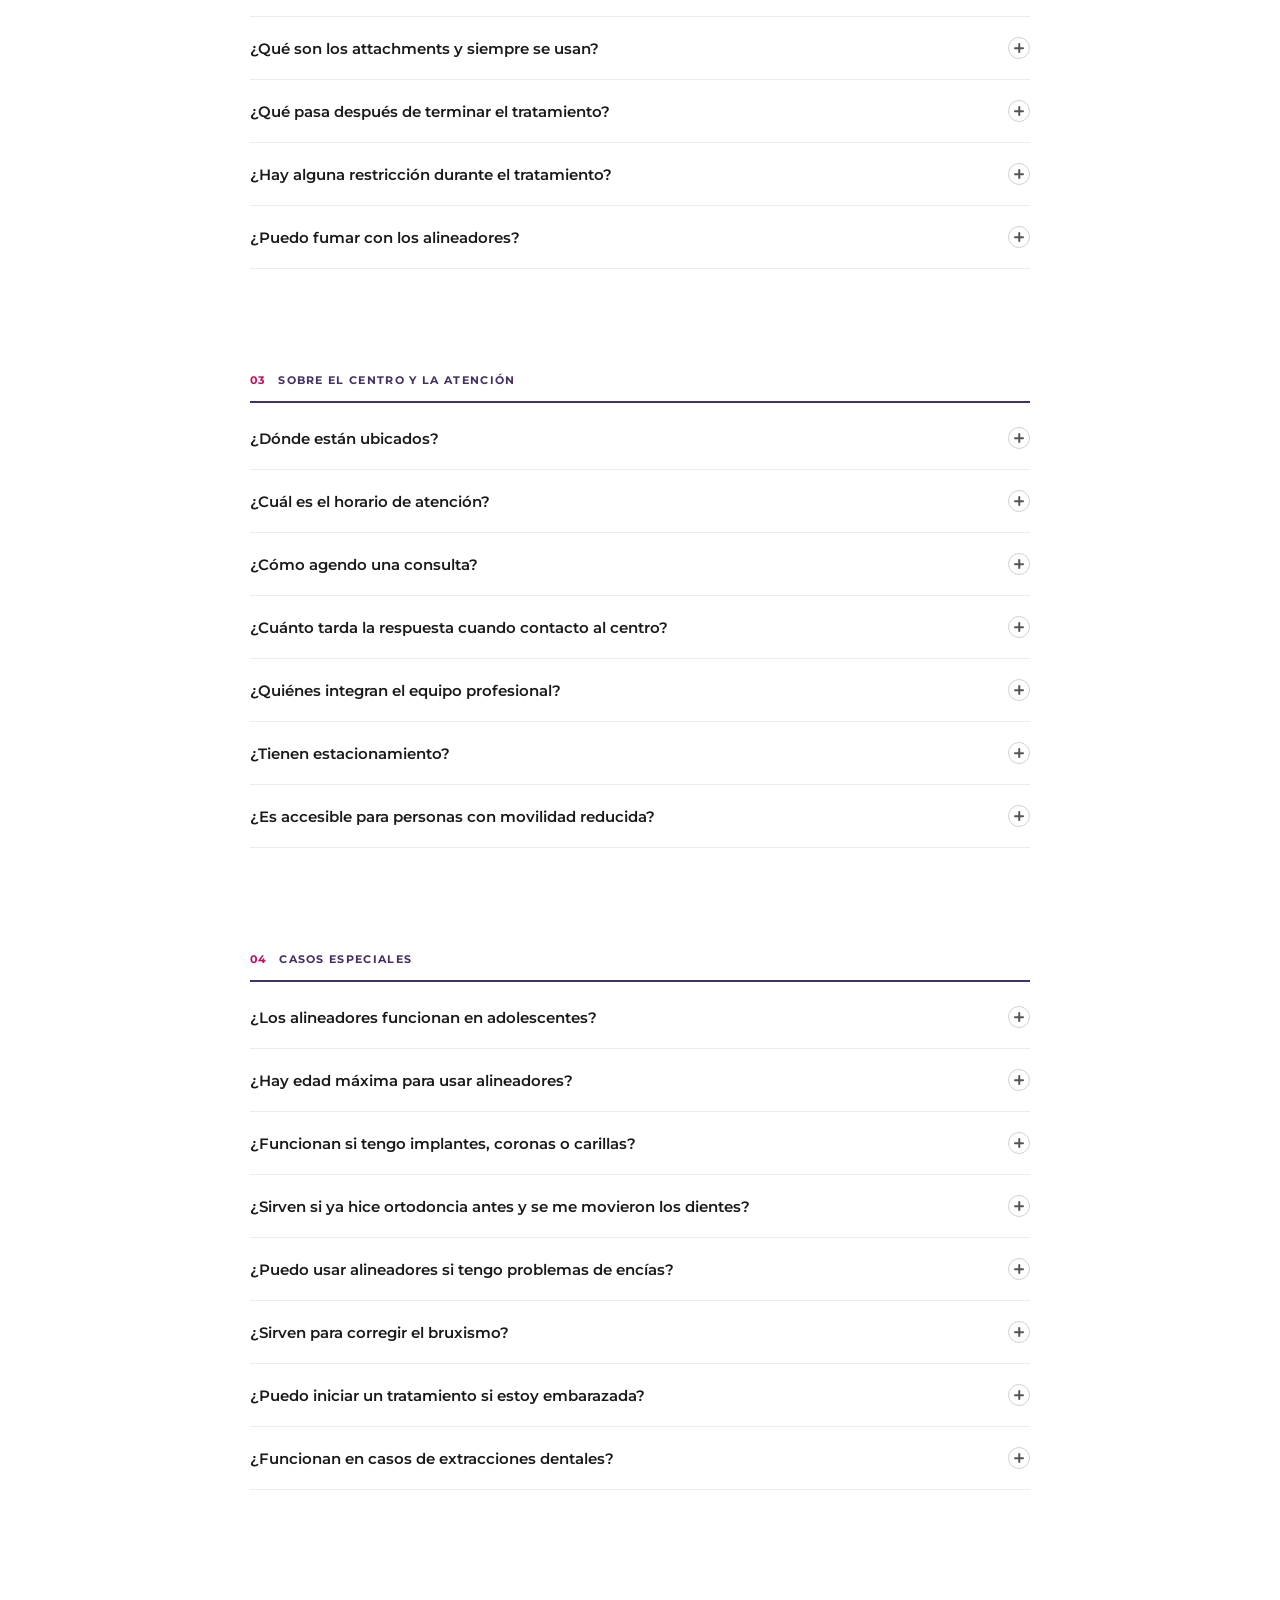
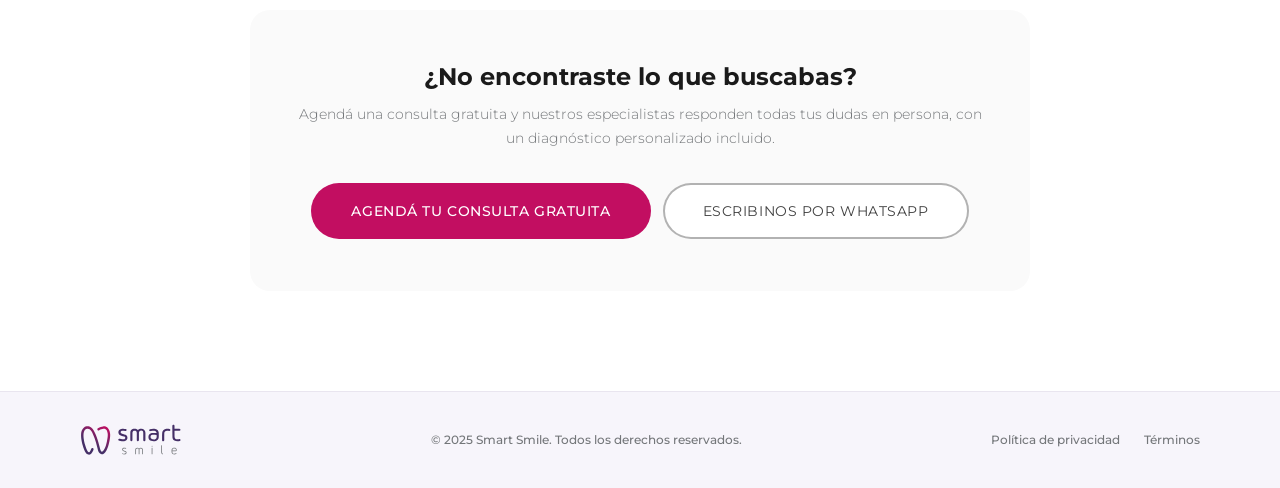
<file: faq.html>
<!DOCTYPE html>
<html lang="es">
<head>
  <meta charset="UTF-8" />
  <meta name="viewport" content="width=device-width, initial-scale=1.0" />
  <title>Preguntas Frecuentes – Smart Smile</title>
  <link rel="preconnect" href="https://fonts.googleapis.com" />
  <link rel="preconnect" href="https://fonts.gstatic.com" crossorigin />
  <link href="https://fonts.googleapis.com/css2?family=Montserrat:wght@300;400;500;600;700;800;900&display=swap" rel="stylesheet" />
  <link rel="stylesheet" href="styles.css" />
  <style>
    /* ── PAGE-SPECIFIC: FAQ hero header ── */
    .faq-hero {
      background: var(--gradient);
      padding: 160px 0 80px;
      text-align: center;
    }
    .faq-hero .section-eyebrow.light { margin-bottom: 16px; }
    .faq-hero__title {
      font-size: clamp(36px, 5vw, 56px);
      font-weight: 800;
      color: var(--white);
      line-height: 1.15;
      margin-bottom: 20px;
    }
    .faq-hero__sub {
      font-size: 16px;
      font-weight: 300;
      color: rgba(255,255,255,.75);
      max-width: 520px;
      margin: 0 auto 40px;
      line-height: 1.7;
    }
    .faq-hero__cats {
      display: flex;
      justify-content: center;
      flex-wrap: wrap;
      gap: 10px;
    }
    .faq-hero__cat {
      background: rgba(255,255,255,.12);
      border: 1px solid rgba(255,255,255,.25);
      border-radius: 100px;
      padding: 8px 20px;
      font-size: 12px;
      font-weight: 600;
      color: var(--white);
      letter-spacing: 0.06em;
      text-transform: uppercase;
      text-decoration: none;
      transition: background var(--transition), border-color var(--transition);
    }
    .faq-hero__cat:hover {
      background: rgba(255,255,255,.22);
      border-color: rgba(255,255,255,.5);
    }

    /* ── FAQ page layout ── */
    .faq-page {
      padding: 80px 0 100px;
      background: #fff;
    }
    .faq-page .container { max-width: 860px; }

    /* ── Category sticky label ── */
    .faq__category + .faq__category { margin-top: 56px; }

    /* ── CTA inline ── */
    .faq-cta {
      margin-top: 72px;
      background: #fafafa;
      border-radius: 20px;
      padding: 52px 48px;
      text-align: center;
    }
    .faq-cta__title {
      font-size: 24px;
      font-weight: 700;
      color: #1a1a1a;
      margin-bottom: 12px;
    }
    .faq-cta__sub {
      font-size: 14px;
      font-weight: 300;
      color: var(--gray);
      margin-bottom: 32px;
      line-height: 1.7;
    }
    .faq-cta__actions { display: flex; gap: 12px; justify-content: center; flex-wrap: wrap; }

    /* ── Navbar active link ── */
    .navbar__nav a.active { color: var(--pink); }

    @media (max-width: 600px) {
      .faq-hero { padding: 140px 0 60px; }
      .faq-cta { padding: 40px 24px; }
      .faq-cta__title { font-size: 20px; }
    }
  </style>
</head>
<body>

  <!-- ─── NAVBAR ──────────────────────────────────────────────── -->
  <header class="navbar" id="navbar">
    <div class="navbar__inner">
      <a href="index.html" class="navbar__logo navbar__logo--full">
        <img src="logo.svg" alt="Smart Smile" />
      </a>
      <a href="index.html" class="navbar__logo navbar__logo--icon">
        <img src="logo-icon.svg" alt="Smart Smile" />
      </a>
      <nav class="navbar__nav">
        <a href="alineadores.html">Alineadores</a>
        <a href="tratamientos.html">Tratamientos</a>
        <a href="resultados.html">Resultados</a>
        <a href="index.html#especialistas">Especialistas</a>
        <a href="faq.html" class="active">FAQ</a>
      </nav>
      <div class="navbar__actions">
        <a href="https://wa.me/5491127553902" target="_blank" class="navbar__phone">
          <svg class="navbar__wa-icon" viewBox="0 0 24 24" xmlns="http://www.w3.org/2000/svg"><path d="M17.472 14.382c-.297-.149-1.758-.867-2.03-.967-.273-.099-.471-.148-.67.15-.197.297-.767.966-.94 1.164-.173.199-.347.223-.644.075-.297-.15-1.255-.463-2.39-1.475-.883-.788-1.48-1.761-1.653-2.059-.173-.297-.018-.458.13-.606.134-.133.298-.347.446-.52.149-.174.198-.298.298-.497.099-.198.05-.371-.025-.52-.075-.149-.669-1.612-.916-2.207-.242-.579-.487-.5-.669-.51-.173-.008-.371-.01-.57-.01-.198 0-.52.074-.792.372-.272.297-1.04 1.016-1.04 2.479 0 1.462 1.065 2.875 1.213 3.074.149.198 2.096 3.2 5.077 4.487.709.306 1.262.489 1.694.625.712.227 1.36.195 1.871.118.571-.085 1.758-.719 2.006-1.413.248-.694.248-1.289.173-1.413-.074-.124-.272-.198-.57-.347m-5.421 7.403h-.004a9.87 9.87 0 01-5.031-1.378l-.361-.214-3.741.982.998-3.648-.235-.374a9.86 9.86 0 01-1.51-5.26c.001-5.45 4.436-9.884 9.888-9.884 2.64 0 5.122 1.03 6.988 2.898a9.825 9.825 0 012.893 6.994c-.003 5.45-4.437 9.884-9.885 9.884m8.413-18.297A11.815 11.815 0 0012.05 0C5.495 0 .16 5.335.157 11.892c0 2.096.547 4.142 1.588 5.945L.057 24l6.305-1.654a11.882 11.882 0 005.683 1.448h.005c6.554 0 11.89-5.335 11.893-11.893a11.821 11.821 0 00-3.48-8.413z"/></svg>
          11 2755 3902
        </a>
        <a href="index.html#reserva" class="btn btn--nav-cta">Agendá tu turno</a>
        <a href="#" class="navbar__lang">EN</a>
        <button class="navbar__hamburger" id="hamburger" aria-label="Menú">
          <span></span><span></span><span></span>
        </button>
      </div>
    </div>
    <div class="navbar__mobile-menu" id="mobileMenu">
      <a href="alineadores.html">Alineadores</a>
      <a href="tratamientos.html">Tratamientos</a>
      <a href="resultados.html">Resultados</a>
      <a href="index.html#especialistas">Especialistas</a>
      <a href="faq.html">FAQ</a>
      <a href="index.html#reserva" class="btn btn--gradient">Agendá tu turno</a>
    </div>
  </header>

  <!-- ─── FAQ HERO ─────────────────────────────────────────────── -->
  <section class="faq-hero">
    <div class="container">
      <p class="section-eyebrow light">PREGUNTAS FRECUENTES</p>
      <h1 class="faq-hero__title">Todo lo que necesitás saber<br />sobre los alineadores invisibles</h1>
      <p class="faq-hero__sub">Respondemos las dudas más comunes de nuestros pacientes de forma clara, honesta y sin tecnicismos.</p>
      <div class="faq-hero__cats">
        <a href="#cat-alineadores" class="faq-hero__cat">Sobre los alineadores</a>
        <a href="#cat-tratamiento" class="faq-hero__cat">Sobre el tratamiento</a>
        <a href="#cat-centro" class="faq-hero__cat">Centro y atención</a>
        <a href="#cat-especiales" class="faq-hero__cat">Casos especiales</a>
      </div>
    </div>
  </section>

  <!-- ─── FAQ CONTENT ──────────────────────────────────────────── -->
  <section class="faq-page">
    <div class="container">
      <div class="faq__body">

        <!-- 01 – Sobre los alineadores invisibles -->
        <div class="faq__category" id="cat-alineadores">
          <h2 class="faq__cat-title"><span class="faq__cat-num">01</span>Sobre los alineadores invisibles</h2>
          <div class="faq__items">
            <div class="faq__item">
              <button class="faq__question">¿Qué son exactamente los alineadores invisibles?<span class="faq__icon"></span></button>
              <div class="faq__answer"><p>Los alineadores invisibles son férulas transparentes y removibles, fabricadas a medida para tu boca, que se colocan sobre los dientes para corregir su posición de manera progresiva. A diferencia de los brackets tradicionales, no llevan alambres ni piezas metálicas. Cada juego de alineadores se diseña digitalmente para producir movimientos específicos, y se cambia aproximadamente cada dos semanas para llevar tus dientes a la posición planificada.</p></div>
            </div>
            <div class="faq__item">
              <button class="faq__question">¿Realmente son invisibles?<span class="faq__icon"></span></button>
              <div class="faq__answer"><p>Son prácticamente imperceptibles. Están fabricados con un plástico transparente de alta calidad que se adapta perfectamente a la forma de tus dientes. A distancias normales de conversación, casi nadie nota que los llevás puestos. Es una de las razones por las que se han convertido en la opción favorita de profesionales, adultos y adolescentes que buscan una solución estética y discreta.</p></div>
            </div>
            <div class="faq__item">
              <button class="faq__question">¿Los alineadores duelen?<span class="faq__icon"></span></button>
              <div class="faq__answer"><p>No producen dolor como tal. Es normal sentir una leve presión o molestia durante los primeros uno o dos días después de cambiar a un nuevo alineador, lo cual es señal de que tus dientes se están moviendo. Esta sensación desaparece rápidamente y, a diferencia de los brackets tradicionales, no causan llagas, irritaciones ni pinchazos en las mejillas o la lengua.</p></div>
            </div>
            <div class="faq__item">
              <button class="faq__question">¿Voy a hablar diferente con los alineadores puestos?<span class="faq__icon"></span></button>
              <div class="faq__answer"><p>Durante los primeros 3 a 5 días podés notar una leve dificultad al pronunciar algunas palabras, especialmente las que llevan los sonidos "s" y "t". Esto es completamente normal mientras tu lengua se adapta a la presencia del alineador. La adaptación es rápida y, después de la primera semana, hablarás con total naturalidad.</p></div>
            </div>
            <div class="faq__item">
              <button class="faq__question">¿Puedo comer con los alineadores puestos?<span class="faq__icon"></span></button>
              <div class="faq__answer"><p>No. Los alineadores deben retirarse para comer y para beber cualquier líquido que no sea agua (especialmente bebidas calientes, con colorantes o azucaradas). Esto es en realidad una ventaja: podés seguir comiendo todo lo que quieras sin restricciones, algo imposible con los brackets tradicionales. Después de comer, laváte los dientes y volvé a colocar los alineadores.</p></div>
            </div>
            <div class="faq__item">
              <button class="faq__question">¿Cuántas horas al día tengo que usarlos?<span class="faq__icon"></span></button>
              <div class="faq__answer"><p>Lo ideal es entre 20 y 22 horas al día. Solo se retiran para comer, beber, cepillarse los dientes y, ocasionalmente, para algún evento muy específico. Cumplir con este tiempo de uso es fundamental para que el tratamiento funcione en el plazo previsto. Si los usás menos horas, el tratamiento se prolonga y los movimientos pueden no completarse correctamente.</p></div>
            </div>
            <div class="faq__item">
              <button class="faq__question">¿Qué pasa si pierdo un alineador?<span class="faq__icon"></span></button>
              <div class="faq__answer"><p>Lo primero es contactarnos lo antes posible. Según en qué etapa del tratamiento estés, podemos indicarte que continúes con el siguiente alineador en la secuencia, que vuelvas al alineador anterior por unos días, o fabricarte uno de reemplazo. Por eso es muy importante guardarlos siempre en su estuche cuando no los uses, nunca envueltos en una servilleta.</p></div>
            </div>
            <div class="faq__item">
              <button class="faq__question">¿Cómo se limpian los alineadores?<span class="faq__icon"></span></button>
              <div class="faq__answer"><p>Su limpieza es muy simple. Cepillalos suavemente dos veces al día con un cepillo de cerdas blandas y agua tibia (no caliente, porque puede deformarlos). Podés usar jabón neutro o pastillas limpiadoras específicas para alineadores. Nunca uses pasta dental común porque sus partículas abrasivas pueden rayarlos y opacar su transparencia.</p></div>
            </div>
            <div class="faq__item">
              <button class="faq__question">¿Los alineadores funcionan para todos los casos?<span class="faq__icon"></span></button>
              <div class="faq__answer"><p>Funcionan para la gran mayoría de los casos: apiñamiento, espacios entre dientes, mordida cruzada, sobremordida, mordida abierta, recidivas de tratamientos previos y muchos otros problemas de alineación. Sin embargo, hay casos muy complejos donde es necesario combinar alineadores con otros tratamientos o evaluar alternativas. En tu consulta gratuita evaluamos tu caso específico y te decimos honestamente si sos candidato.</p></div>
            </div>
          </div>
        </div>

        <!-- 02 – Sobre el tratamiento -->
        <div class="faq__category" id="cat-tratamiento">
          <h2 class="faq__cat-title"><span class="faq__cat-num">02</span>Sobre el tratamiento</h2>
          <div class="faq__items">
            <div class="faq__item">
              <button class="faq__question">¿Cuánto dura el tratamiento?<span class="faq__icon"></span></button>
              <div class="faq__answer"><p>La duración depende de la complejidad de cada caso. Como referencia: los casos leves se resuelven entre 3 y 6 meses, los casos moderados entre 8 y 14 meses, y los casos más complejos pueden requerir entre 14 y 24 meses. En tu consulta inicial gratuita, después del escaneo 3D, podemos darte una estimación bastante precisa del tiempo que llevará tu tratamiento específico.</p></div>
            </div>
            <div class="faq__item">
              <button class="faq__question">¿Cuándo voy a ver los primeros resultados?<span class="faq__icon"></span></button>
              <div class="faq__answer"><p>Los primeros cambios suelen notarse entre las 4 y 6 semanas de iniciado el tratamiento. Aunque son sutiles al principio, la mayoría de los pacientes empiezan a ver mejoras notables a partir del tercer mes. Vas a tener una galería personal con fotos de seguimiento para que puedas comparar tu progreso a lo largo del tiempo.</p></div>
            </div>
            <div class="faq__item">
              <button class="faq__question">¿Cómo es la primera consulta?<span class="faq__icon"></span></button>
              <div class="faq__answer"><p>La primera consulta es gratuita, sin compromiso, y dura aproximadamente 45 minutos. Incluye una evaluación clínica completa de tu boca, un escaneo intraoral 3D (sin moldes incómodos) y, en muchos casos, una simulación digital de cómo quedaría tu sonrisa al finalizar el tratamiento. Al final de la consulta te entregamos un plan de tratamiento personalizado con tiempos y precio cerrado.</p></div>
            </div>
            <div class="faq__item">
              <button class="faq__question">¿Necesito venir a controles? ¿Con qué frecuencia?<span class="faq__icon"></span></button>
              <div class="faq__answer"><p>Sí, los controles son fundamentales. Durante el tratamiento vas a venir a la clínica una vez por mes para que el especialista evalúe el avance, te entregue los siguientes alineadores y haga los ajustes necesarios. Las visitas son cortas (entre 15 y 30 minutos) y no son dolorosas. Este seguimiento presencial es lo que diferencia un tratamiento profesional de las opciones "a distancia" que han demostrado problemas graves en el mercado.</p></div>
            </div>
            <div class="faq__item">
              <button class="faq__question">¿Qué son los attachments y siempre se usan?<span class="faq__icon"></span></button>
              <div class="faq__answer"><p>Los attachments son pequeños relieves de composite del color del diente que se colocan en algunas piezas para ayudar al alineador a producir movimientos más complejos. No todos los pacientes los necesitan, depende del tipo de movimientos que requiera tu tratamiento. Son prácticamente invisibles, no duelen y se retiran al finalizar el tratamiento sin dejar marcas.</p></div>
            </div>
            <div class="faq__item">
              <button class="faq__question">¿Qué pasa después de terminar el tratamiento?<span class="faq__icon"></span></button>
              <div class="faq__answer"><p>Una vez que tus dientes están en la posición correcta, comienza la fase de retención, que es fundamental para evitar que vuelvan a moverse. Te entregamos un retenedor (puede ser fijo, removible o una combinación de ambos) que deberás usar siguiendo nuestras indicaciones. La retención es para toda la vida, aunque el tiempo de uso diario se reduce con el paso del tiempo. Sin retención, los dientes tienden a volver a su posición original.</p></div>
            </div>
            <div class="faq__item">
              <button class="faq__question">¿Hay alguna restricción durante el tratamiento?<span class="faq__icon"></span></button>
              <div class="faq__answer"><p>Las restricciones son mínimas y se relacionan principalmente con la disciplina de uso. Tenés que comprometerte a usar los alineadores entre 20 y 22 horas diarias, mantener una buena higiene bucal y asistir a tus controles mensuales. No hay restricciones de comida, deportes ni actividades sociales. De hecho, podés practicar deportes con más comodidad que con brackets, ya que no hay piezas que puedan lastimarte.</p></div>
            </div>
            <div class="faq__item">
              <button class="faq__question">¿Puedo fumar con los alineadores?<span class="faq__icon"></span></button>
              <div class="faq__answer"><p>Técnicamente sí, pero no es recomendable. El humo y el alquitrán del tabaco manchan los alineadores y los vuelven amarillentos y opacos, perdiendo su característica de invisibilidad. Lo ideal es retirarlos antes de fumar. Aprovechamos para mencionarte que el tratamiento es una excelente oportunidad para reducir o dejar el hábito, lo cual también beneficia tu salud bucal general.</p></div>
            </div>
          </div>
        </div>

        <!-- 03 – Sobre el centro y la atención -->
        <div class="faq__category" id="cat-centro">
          <h2 class="faq__cat-title"><span class="faq__cat-num">03</span>Sobre el centro y la atención</h2>
          <div class="faq__items">
            <div class="faq__item">
              <button class="faq__question">¿Dónde están ubicados?<span class="faq__icon"></span></button>
              <div class="faq__answer"><p>Nuestro centro está ubicado en Av. Libertador 5990, Belgrano, CABA, en una zona de fácil acceso tanto en transporte público como en auto. Contamos con estacionamiento disponible para nuestros pacientes. En el sitio podés encontrar el mapa interactivo con indicaciones detalladas para llegar.</p></div>
            </div>
            <div class="faq__item">
              <button class="faq__question">¿Cuál es el horario de atención?<span class="faq__icon"></span></button>
              <div class="faq__answer"><p>Atendemos de lunes a viernes de 9:00 a 19:00 horas. Eventualmente abrimos los sábados por la mañana para casos especiales o controles, con turno previamente coordinado. Tratamos de ofrecer franjas horarias flexibles para que puedas adaptar tus controles a tu rutina laboral o de estudio.</p></div>
            </div>
            <div class="faq__item">
              <button class="faq__question">¿Cómo agendo una consulta?<span class="faq__icon"></span></button>
              <div class="faq__answer"><p>Tenés tres formas de agendar tu consulta gratuita: a través del formulario de contacto en el sitio, por WhatsApp directo (te respondemos en pocas horas en horario laboral), o llamando por teléfono. Te confirmamos día y horario en menos de 24 horas hábiles y te enviamos un recordatorio el día previo.</p></div>
            </div>
            <div class="faq__item">
              <button class="faq__question">¿Cuánto tarda la respuesta cuando contacto al centro?<span class="faq__icon"></span></button>
              <div class="faq__answer"><p>Nos comprometemos a responder todas las consultas en menos de 24 horas hábiles. Por WhatsApp solemos responder en pocas horas dentro del horario de atención. Si nos contactás por mail o el formulario web, también te respondemos rápido por el medio que prefieras.</p></div>
            </div>
            <div class="faq__item">
              <button class="faq__question">¿Quiénes integran el equipo profesional?<span class="faq__icon"></span></button>
              <div class="faq__answer"><p>Nuestro equipo está formado por especialistas en ortodoncia, odontología estética, implantología y odontopediatría. Todos cuentan con formación específica en alineadores invisibles, certificaciones internacionales y se mantienen actualizados con los últimos avances. En la sección "Especialistas" del sitio podés conocer el perfil completo de cada profesional.</p></div>
            </div>
            <div class="faq__item">
              <button class="faq__question">¿Tienen estacionamiento?<span class="faq__icon"></span></button>
              <div class="faq__answer"><p>Sí, contamos con estacionamiento disponible para nuestros pacientes. Además, la zona donde estamos ubicados tiene buena disponibilidad de estacionamiento en la calle y opciones de cocheras cercanas. Si venís en transporte público, hay varias líneas de colectivo que paran a pocas cuadras.</p></div>
            </div>
            <div class="faq__item">
              <button class="faq__question">¿Es accesible para personas con movilidad reducida?<span class="faq__icon"></span></button>
              <div class="faq__answer"><p>Sí. Nuestras instalaciones están adaptadas para personas con movilidad reducida, con acceso a nivel sin escaleras, ascensor y baños accesibles. Si tenés alguna necesidad específica, comunicánosla previamente para que podamos prepararnos para recibirte de la mejor manera.</p></div>
            </div>
          </div>
        </div>

        <!-- 04 – Casos especiales -->
        <div class="faq__category" id="cat-especiales">
          <h2 class="faq__cat-title"><span class="faq__cat-num">04</span>Casos especiales</h2>
          <div class="faq__items">
            <div class="faq__item">
              <button class="faq__question">¿Los alineadores funcionan en adolescentes?<span class="faq__icon"></span></button>
              <div class="faq__answer"><p>Sí, son una excelente opción para adolescentes a partir de los 12 años, una vez que tienen dentición permanente. De hecho, son especialmente populares en este grupo porque les permiten alinear sus dientes sin sentirse cohibidos por el aspecto de los brackets metálicos. El éxito del tratamiento depende del compromiso del adolescente con las horas de uso, por lo que en la consulta evaluamos esta variable junto a los padres.</p></div>
            </div>
            <div class="faq__item">
              <button class="faq__question">¿Hay edad máxima para usar alineadores?<span class="faq__icon"></span></button>
              <div class="faq__answer"><p>No hay edad máxima. Tenemos pacientes de todas las edades, incluyendo personas mayores de 60 y 70 años que han logrado resultados excelentes. En adultos mayores adaptamos las fuerzas y los tiempos del tratamiento considerando aspectos como la salud de las encías, la presencia de implantes, prótesis o tratamientos previos. Nunca es tarde para alinear tu sonrisa.</p></div>
            </div>
            <div class="faq__item">
              <button class="faq__question">¿Funcionan si tengo implantes, coronas o carillas?<span class="faq__icon"></span></button>
              <div class="faq__answer"><p>Sí, los alineadores son compatibles con implantes, coronas y carillas. Los implantes no se mueven (porque están integrados al hueso), pero los demás dientes sí pueden alinearse a su alrededor. En el caso de coronas y carillas, los movimientos son posibles aunque la adherencia de los attachments puede ser menor que en dientes naturales. En la planificación se contemplan estos aspectos para garantizar un resultado óptimo.</p></div>
            </div>
            <div class="faq__item">
              <button class="faq__question">¿Sirven si ya hice ortodoncia antes y se me movieron los dientes?<span class="faq__icon"></span></button>
              <div class="faq__answer"><p>Es uno de los casos más frecuentes en nuestra clínica. Las recidivas (dientes que vuelven a moverse después de un tratamiento previo) son muy comunes, generalmente por falta de uso del retenedor. Los alineadores son ideales para estos casos: como suelen ser correcciones menores, los tratamientos son cortos (3 a 6 meses) y muy efectivos.</p></div>
            </div>
            <div class="faq__item">
              <button class="faq__question">¿Puedo usar alineadores si tengo problemas de encías?<span class="faq__icon"></span></button>
              <div class="faq__answer"><p>Antes de iniciar cualquier tratamiento de ortodoncia es necesario tener la salud periodontal estabilizada. Si tenés gingivitis, periodontitis o cualquier inflamación, primero debemos tratar esa condición. Una vez que las encías están sanas, los alineadores son incluso más recomendables que los brackets, porque permiten una mejor higiene durante el tratamiento.</p></div>
            </div>
            <div class="faq__item">
              <button class="faq__question">¿Sirven para corregir el bruxismo?<span class="faq__icon"></span></button>
              <div class="faq__answer"><p>Los alineadores no son un tratamiento para el bruxismo en sí (ese rol lo cumplen las placas de descarga), pero pueden ayudar a corregir problemas de mordida que muchas veces están relacionados. Si tenés bruxismo, en la consulta evaluamos tu caso integralmente. En algunos casos los alineadores actúan como una protección parcial durante el tratamiento, y al finalizar se diseña un retenedor que también funciona como placa nocturna.</p></div>
            </div>
            <div class="faq__item">
              <button class="faq__question">¿Puedo iniciar un tratamiento si estoy embarazada?<span class="faq__icon"></span></button>
              <div class="faq__answer"><p>Sí, los alineadores son seguros durante el embarazo. No requieren rayos X frecuentes (el escaneo 3D no usa radiación) ni medicamentos. Si estás embarazada y querés iniciar el tratamiento, solo te pedimos que nos lo informes para coordinar los controles considerando tu situación. Muchas pacientes aprovechan el embarazo para iniciar su tratamiento y lucir su nueva sonrisa cuando reciben al bebé.</p></div>
            </div>
            <div class="faq__item">
              <button class="faq__question">¿Funcionan en casos de extracciones dentales?<span class="faq__icon"></span></button>
              <div class="faq__answer"><p>Sí, los alineadores pueden cerrar espacios producidos por extracciones dentales (por ejemplo, por una muela del juicio que afectó otras piezas o por dientes que tuvieron que ser removidos). Estos casos requieren una planificación más cuidadosa y suelen necesitar más tiempo, pero los resultados son excelentes. En la consulta evaluamos si tu caso específico es candidato.</p></div>
            </div>
          </div>
        </div>

        <!-- CTA inline -->
        <div class="faq-cta">
          <p class="faq-cta__title">¿No encontraste lo que buscabas?</p>
          <p class="faq-cta__sub">Agendá una consulta gratuita y nuestros especialistas responden todas tus dudas en persona, con un diagnóstico personalizado incluido.</p>
          <div class="faq-cta__actions">
            <a href="index.html#reserva" class="btn btn--gradient btn--lg">Agendá tu consulta gratuita</a>
            <a href="https://wa.me/5491127553902" target="_blank" class="btn btn--outline-dark btn--lg">Escribinos por WhatsApp</a>
          </div>
        </div>

      </div>
    </div>
  </section>

  <!-- ─── FOOTER ────────────────────────────────────────────────── -->
  <footer class="footer">
    <div class="container">
      <div class="footer__inner">
        <img src="logo.svg" alt="Smart Smile" class="footer__logo" />
        <p class="footer__copy">&copy; 2025 Smart Smile. Todos los derechos reservados.</p>
        <div class="footer__links">
          <a href="#">Política de privacidad</a>
          <a href="#">Términos</a>
        </div>
      </div>
    </div>
  </footer>

  <script src="main.js"></script>
</body>
</html>
</file>
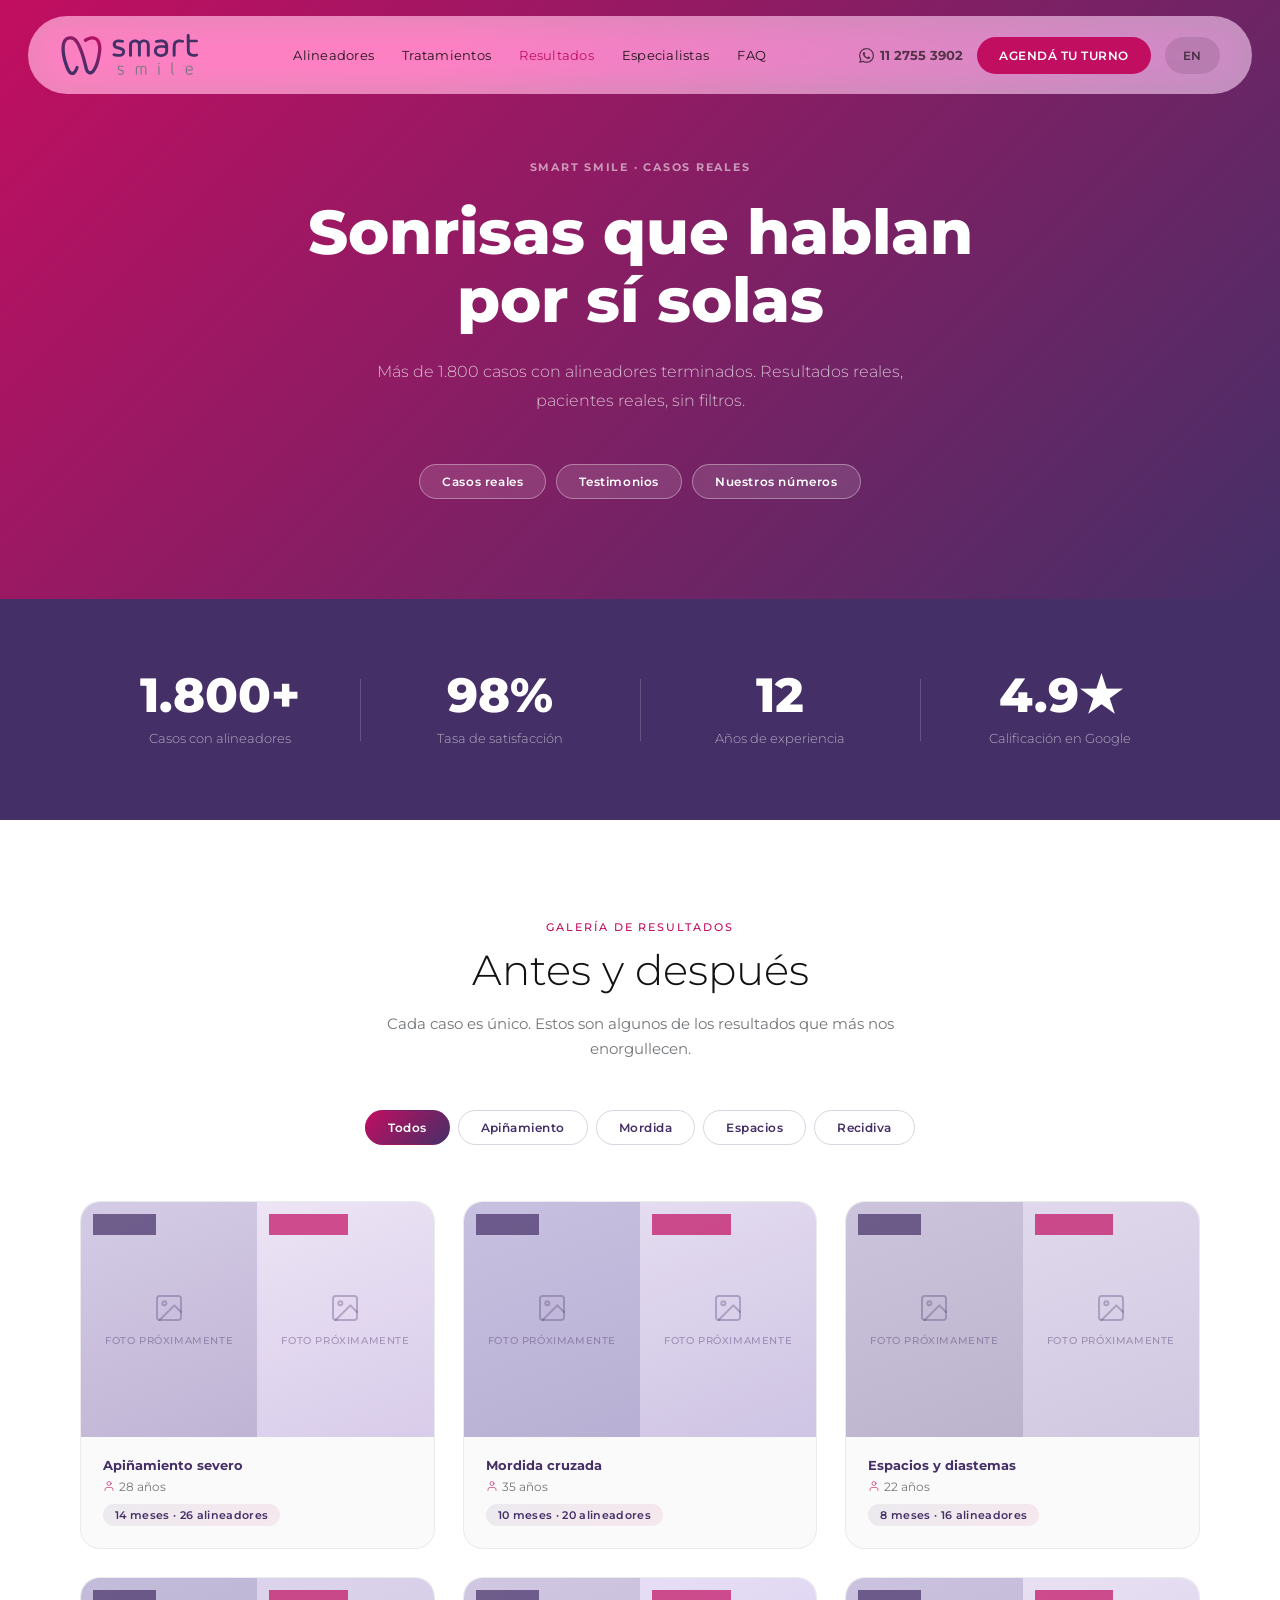
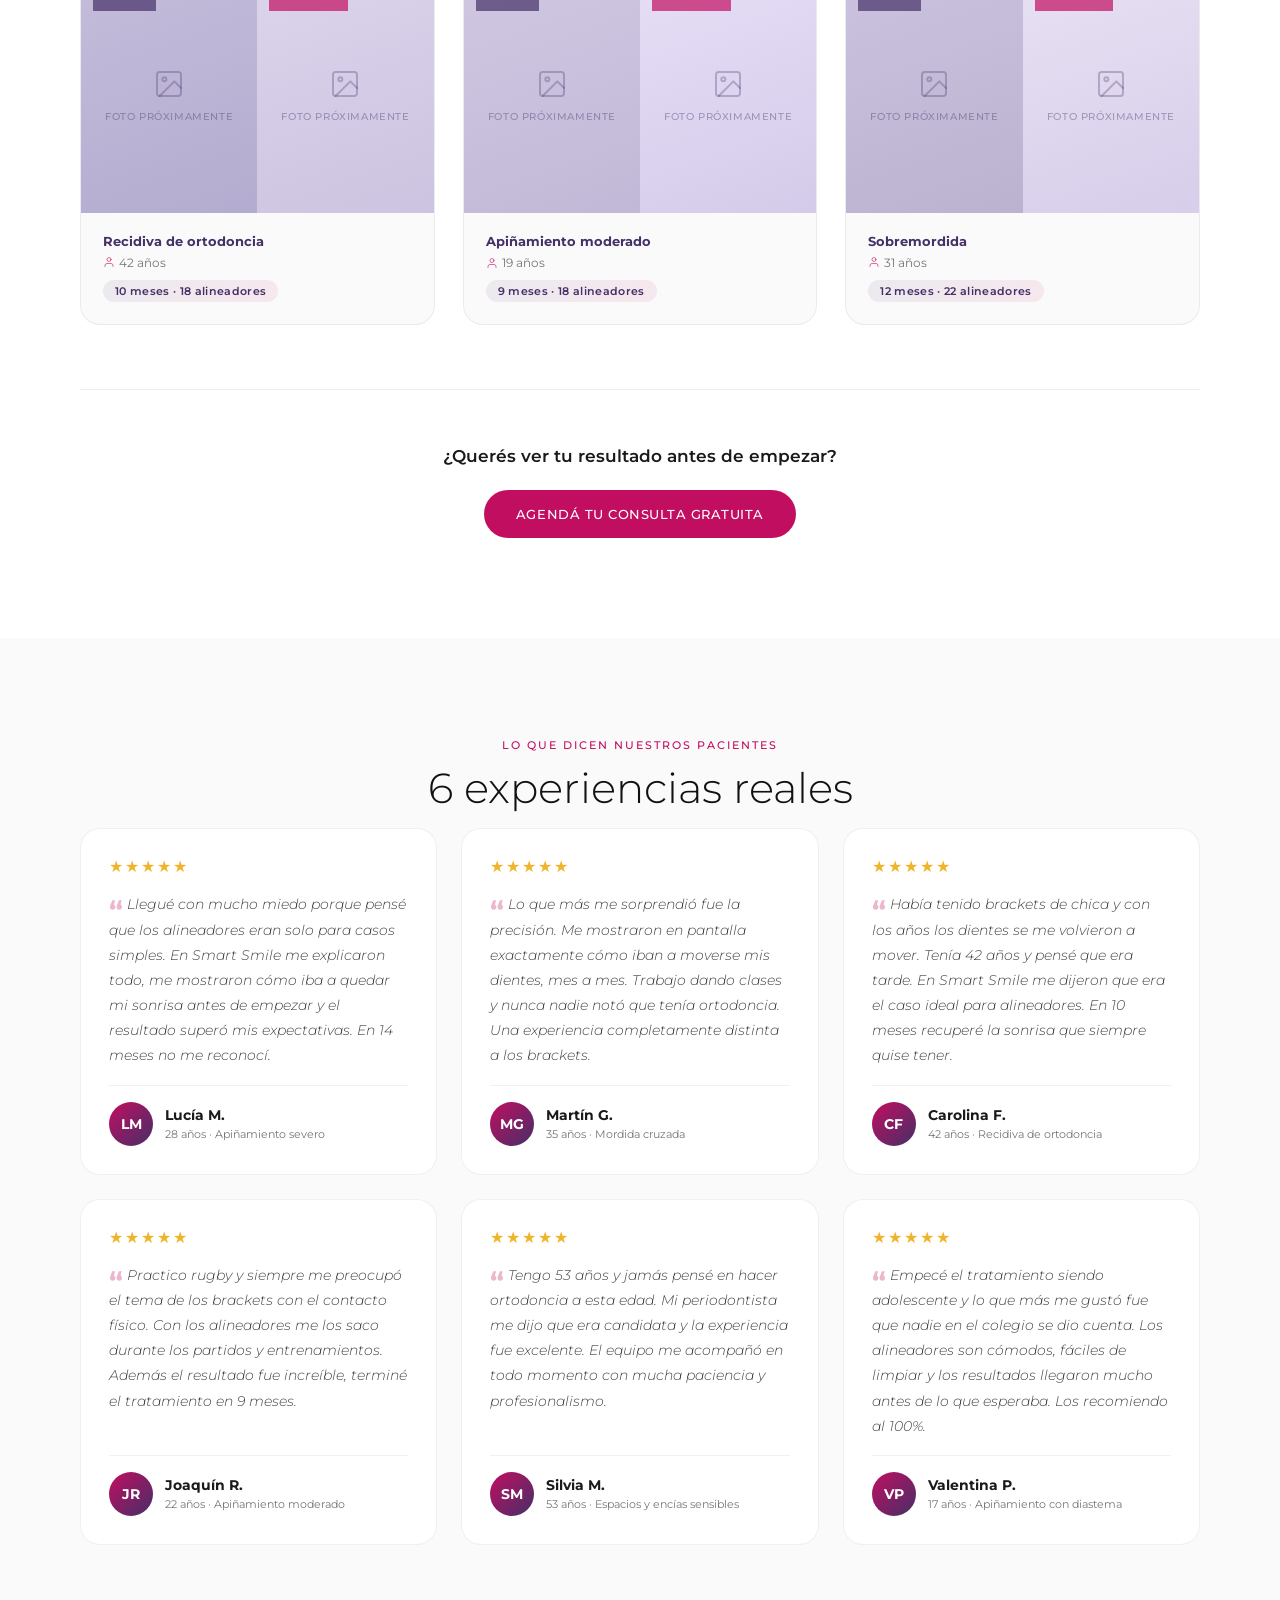
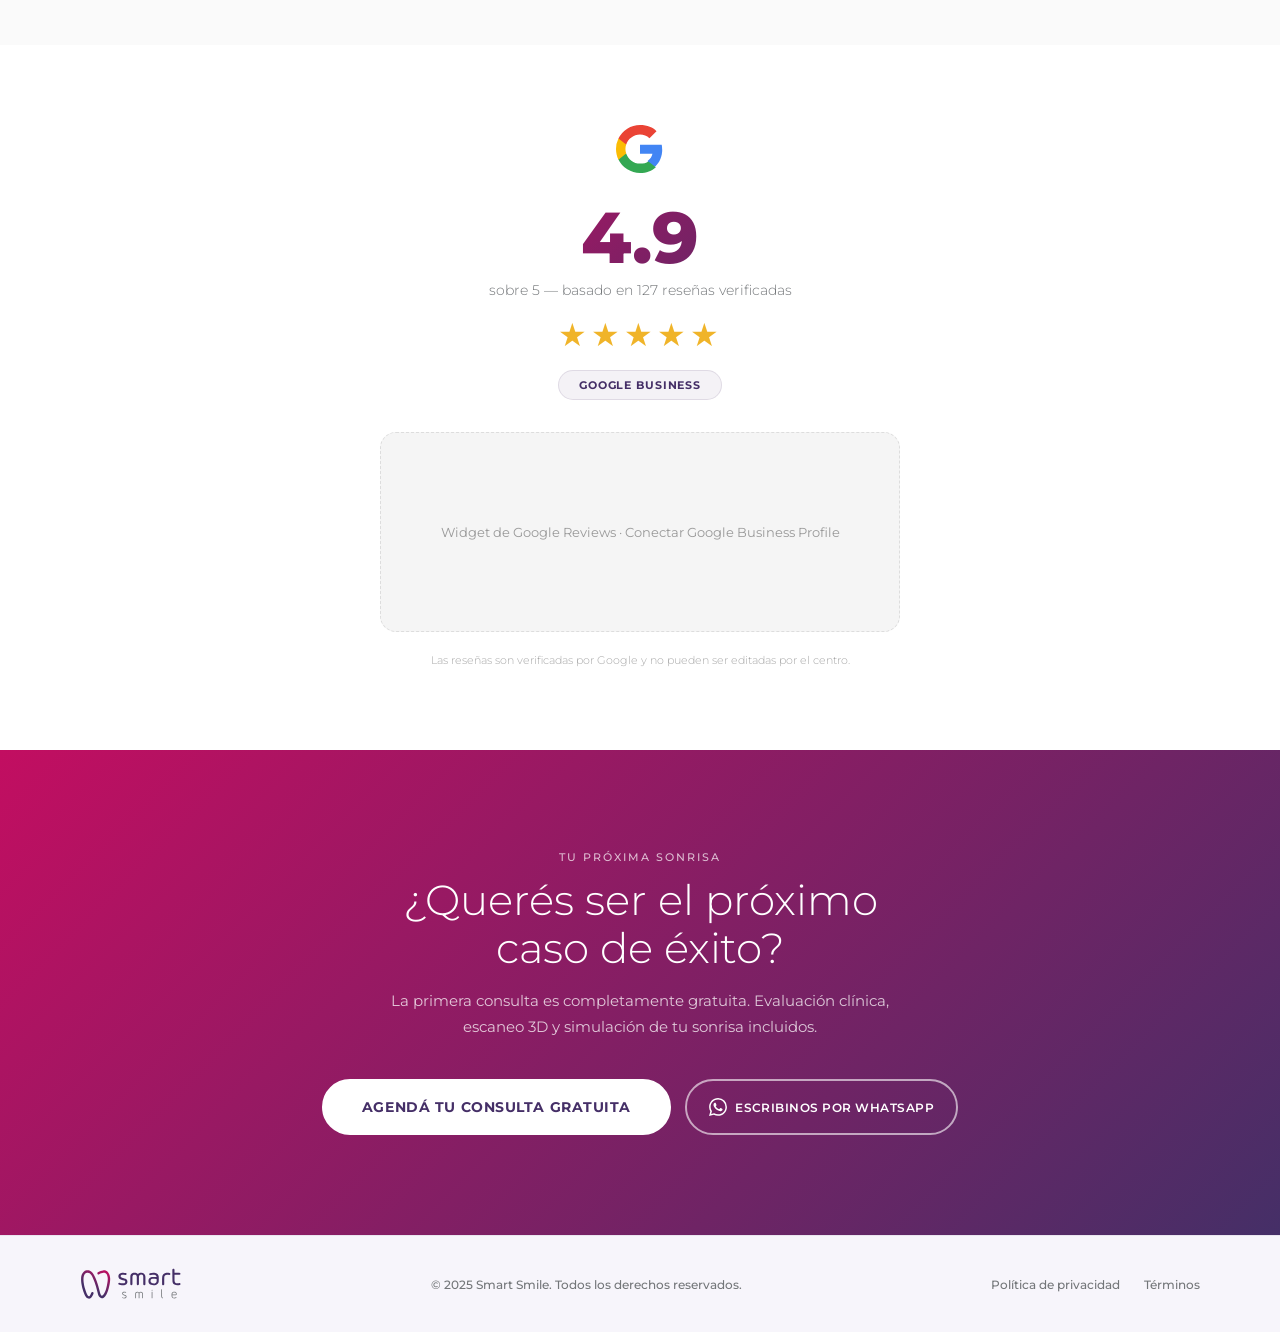
<file: resultados.html>
<!DOCTYPE html>
<html lang="es">
<head>
  <meta charset="UTF-8" />
  <meta name="viewport" content="width=device-width, initial-scale=1.0" />
  <title>Resultados – Smart Smile</title>
  <link rel="preconnect" href="https://fonts.googleapis.com" />
  <link rel="preconnect" href="https://fonts.gstatic.com" crossorigin />
  <link href="https://fonts.googleapis.com/css2?family=Montserrat:wght@300;400;500;600;700;800;900&display=swap" rel="stylesheet" />
  <link rel="stylesheet" href="styles.css" />
  <style>

    /* ════════════════════════════════════════════════
       HERO
    ════════════════════════════════════════════════ */
    .res-hero {
      position: relative;
      padding: 160px 0 100px;
      text-align: center;
      background: var(--gradient);
    }
    .res-hero__eyebrow {
      font-size: 11px;
      font-weight: 700;
      letter-spacing: 0.16em;
      text-transform: uppercase;
      color: rgba(255,255,255,.55);
      margin-bottom: 24px;
    }
    .res-hero__title {
      font-size: clamp(38px, 5.5vw, 62px);
      font-weight: 800;
      color: var(--white);
      line-height: 1.1;
      margin-bottom: 24px;
    }
    .res-hero__sub {
      font-size: 16px;
      font-weight: 300;
      color: rgba(255,255,255,.7);
      max-width: 540px;
      margin: 0 auto 48px;
      line-height: 1.8;
    }
    .res-hero__pills {
      display: flex;
      justify-content: center;
      flex-wrap: wrap;
      gap: 10px;
    }
    .res-hero__pill {
      background: rgba(255,255,255,.12);
      border: 1px solid rgba(255,255,255,.35);
      border-radius: 100px;
      padding: 9px 22px;
      font-size: 12px;
      font-weight: 600;
      color: var(--white);
      letter-spacing: 0.05em;
      text-decoration: none;
      backdrop-filter: blur(6px);
      -webkit-backdrop-filter: blur(6px);
      transition: background var(--transition), border-color var(--transition), box-shadow var(--transition);
    }
    .res-hero__pill:hover {
      background: rgba(255,255,255,.22);
      border-color: rgba(255,255,255,.6);
      box-shadow: 0 4px 16px rgba(0,0,0,.15);
    }

    /* ════════════════════════════════════════════════
       MÉTRICAS
    ════════════════════════════════════════════════ */
    .metricas {
      background: #452f67;
      padding: 72px 0;
    }
    .metricas__row {
      display: flex;
      align-items: stretch;
      justify-content: center;
    }
    .metricas__item {
      flex: 1;
      text-align: center;
      padding: 0 40px;
      position: relative;
    }
    .metricas__item + .metricas__item::before {
      content: '';
      position: absolute;
      left: 0;
      top: 10%;
      height: 80%;
      width: 1px;
      background: rgba(255,255,255,.18);
    }
    .metricas__num {
      font-size: 48px;
      font-weight: 800;
      color: var(--white);
      line-height: 1;
      margin-bottom: 10px;
    }
    .metricas__label {
      font-size: 13px;
      font-weight: 300;
      color: rgba(255,255,255,.6);
      line-height: 1.5;
    }

    /* ════════════════════════════════════════════════
       GALERÍA ANTES/DESPUÉS
    ════════════════════════════════════════════════ */
    .casos {
      background: var(--white);
      padding: 100px 0;
    }
    .casos .container { text-align: center; }
    .casos .section-subtitle { margin: 0 auto 48px; }

    /* Filtros */
    .casos__filters {
      display: flex;
      justify-content: center;
      flex-wrap: wrap;
      gap: 8px;
      margin-bottom: 56px;
    }
    .casos__filter-pill {
      background: transparent;
      border: 1.5px solid rgba(69,47,103,.2);
      border-radius: 100px;
      padding: 9px 22px;
      font-family: var(--font);
      font-size: 12px;
      font-weight: 600;
      color: var(--purple);
      letter-spacing: 0.04em;
      cursor: pointer;
      transition: background var(--transition), border-color var(--transition), color var(--transition);
    }
    .casos__filter-pill:hover {
      border-color: var(--pink);
      color: var(--pink);
    }
    .casos__filter-pill.active {
      background: var(--gradient);
      border-color: transparent;
      color: var(--white);
    }

    /* Grid de cards */
    .casos__grid {
      display: grid;
      grid-template-columns: repeat(3, 1fr);
      gap: 28px;
      text-align: left;
    }
    .res-card {
      background: #fafafa;
      border-radius: 20px;
      overflow: hidden;
      border: 1px solid rgba(0,0,0,.06);
      transition: transform var(--transition), box-shadow var(--transition), opacity 0.3s ease;
    }
    .res-card:hover {
      transform: translateY(-6px);
      box-shadow: 0 20px 48px rgba(69,47,103,.12);
    }
    .res-card.hidden {
      display: none;
    }

    /* Mitades antes/después */
    .res-card__split {
      display: grid;
      grid-template-columns: 1fr 1fr;
    }
    .res-card__half {
      aspect-ratio: 3/4;
      position: relative;
      display: flex;
      align-items: center;
      justify-content: center;
      overflow: hidden;
    }
    .res-card__half--before {
      background: linear-gradient(160deg, #d4cce6, #c0b4d4);
    }
    .res-card__half--after {
      background: linear-gradient(160deg, #ede4f5, #d8ccea);
    }

    /* Variantes de color por caso */
    .res-card[data-caso="2"] .res-card__half--before {
      background: linear-gradient(160deg, #c8c0e0, #b8b0d4);
    }
    .res-card[data-caso="2"] .res-card__half--after {
      background: linear-gradient(160deg, #e4dcf0, #cec4e4);
    }
    .res-card[data-caso="3"] .res-card__half--before {
      background: linear-gradient(160deg, #ccc4dc, #bcb4cc);
    }
    .res-card[data-caso="3"] .res-card__half--after {
      background: linear-gradient(160deg, #e0d8ec, #d0c8e0);
    }
    .res-card[data-caso="4"] .res-card__half--before {
      background: linear-gradient(160deg, #c4bcda, #b4acd0);
    }
    .res-card[data-caso="4"] .res-card__half--after {
      background: linear-gradient(160deg, #dcd4ec, #ccc4e0);
    }
    .res-card[data-caso="5"] .res-card__half--before {
      background: linear-gradient(160deg, #d0c8e2, #c0b8d6);
    }
    .res-card[data-caso="5"] .res-card__half--after {
      background: linear-gradient(160deg, #e6def6, #d4cbea);
    }
    .res-card[data-caso="6"] .res-card__half--before {
      background: linear-gradient(160deg, #cac2de, #bab2ce);
    }
    .res-card[data-caso="6"] .res-card__half--after {
      background: linear-gradient(160deg, #e8e0f2, #d6ceea);
    }

    .res-card__placeholder {
      display: flex;
      flex-direction: column;
      align-items: center;
      justify-content: center;
      gap: 10px;
      padding: 16px;
      width: 100%;
      height: 100%;
    }
    .res-card__placeholder svg {
      width: 32px;
      height: 32px;
      color: rgba(69,47,103,.3);
    }
    .res-card__placeholder span {
      font-size: 10px;
      font-weight: 500;
      color: rgba(69,47,103,.4);
      letter-spacing: 0.06em;
      text-transform: uppercase;
      text-align: center;
    }
    .res-card__half-label {
      position: absolute;
      top: 12px;
      left: 12px;
      background: rgba(69,47,103,.7);
      backdrop-filter: blur(6px);
      border-radius: 100px;
      padding: 4px 12px;
      font-size: 10px;
      font-weight: 700;
      color: var(--white);
      letter-spacing: 0.08em;
      text-transform: uppercase;
    }
    .res-card__half--after .res-card__half-label {
      background: rgba(194,14,97,.7);
    }

    .res-card__body {
      padding: 20px 22px 22px;
    }
    .res-card__tipo {
      font-size: 13px;
      font-weight: 700;
      color: var(--purple);
      margin-bottom: 6px;
    }
    .res-card__meta {
      display: flex;
      gap: 12px;
      align-items: center;
      flex-wrap: wrap;
    }
    .res-card__meta-item {
      font-size: 12px;
      font-weight: 400;
      color: var(--gray);
      display: flex;
      align-items: center;
      gap: 4px;
    }
    .res-card__meta-item svg {
      width: 12px;
      height: 12px;
      flex-shrink: 0;
      color: rgba(194,14,97,.6);
    }
    .res-card__duration {
      display: inline-block;
      margin-top: 10px;
      background: linear-gradient(135deg, rgba(69,47,103,.08) 0%, rgba(194,14,97,.08) 100%);
      border-radius: 100px;
      padding: 4px 12px;
      font-size: 11px;
      font-weight: 600;
      color: var(--purple);
      letter-spacing: 0.03em;
    }

    /* CTA al final de la galería */
    .casos__cta {
      margin-top: 64px;
      padding-top: 56px;
      border-top: 1px solid rgba(0,0,0,.07);
      text-align: center;
    }
    .casos__cta p {
      font-size: 17px;
      font-weight: 300;
      color: #444;
      margin-bottom: 24px;
    }
    .casos__cta strong {
      font-weight: 600;
      color: #1a1a1a;
    }

    /* ════════════════════════════════════════════════
       TESTIMONIOS
    ════════════════════════════════════════════════ */
    .testimonios {
      background: #fafafa;
      padding: 100px 0;
    }
    .testimonios .container { text-align: center; }
    .testimonios .section-subtitle { margin: 0 auto 64px; }

    .testimonios__grid {
      display: grid;
      grid-template-columns: repeat(3, 1fr);
      gap: 24px;
      text-align: left;
    }
    .testi-card {
      background: var(--white);
      border-radius: 20px;
      padding: 28px;
      border: 1px solid rgba(0,0,0,.06);
      display: flex;
      flex-direction: column;
      gap: 16px;
      transition: transform var(--transition), box-shadow var(--transition);
    }
    .testi-card:hover {
      transform: translateY(-4px);
      box-shadow: 0 16px 40px rgba(69,47,103,.1);
    }
    .testi-card__stars {
      font-size: 16px;
      letter-spacing: 2px;
      color: #f0b429;
    }
    .testi-card__quote {
      font-size: 14px;
      font-weight: 300;
      color: #444;
      line-height: 1.8;
      flex: 1;
      font-style: italic;
    }
    .testi-card__quote::before {
      content: '\201C';
      font-style: normal;
      font-weight: 700;
      font-size: 28px;
      color: rgba(194,14,97,.3);
      line-height: 0;
      vertical-align: -12px;
      margin-right: 4px;
    }
    .testi-card__author {
      display: flex;
      align-items: center;
      gap: 12px;
      padding-top: 16px;
      border-top: 1px solid rgba(0,0,0,.06);
    }
    .testi-card__avatar {
      width: 44px;
      height: 44px;
      border-radius: 50%;
      background: var(--gradient);
      display: flex;
      align-items: center;
      justify-content: center;
      font-size: 14px;
      font-weight: 700;
      color: var(--white);
      flex-shrink: 0;
    }
    .testi-card__name {
      font-size: 14px;
      font-weight: 700;
      color: #1a1a1a;
      margin-bottom: 3px;
    }
    .testi-card__case {
      font-size: 11px;
      font-weight: 400;
      color: var(--gray);
    }

    /* ════════════════════════════════════════════════
       GOOGLE REVIEWS
    ════════════════════════════════════════════════ */
    .google-reviews {
      background: var(--white);
      padding: 80px 0;
      text-align: center;
    }
    .google-reviews__widget {
      max-width: 520px;
      margin: 0 auto;
    }
    .google-reviews__icon {
      margin-bottom: 24px;
    }
    .google-reviews__rating {
      font-size: 72px;
      font-weight: 800;
      line-height: 1;
      background: var(--gradient);
      -webkit-background-clip: text;
      -webkit-text-fill-color: transparent;
      background-clip: text;
      margin-bottom: 8px;
    }
    .google-reviews__sub {
      font-size: 14px;
      font-weight: 300;
      color: var(--gray);
      margin-bottom: 16px;
    }
    .google-reviews__stars {
      font-size: 32px;
      letter-spacing: 4px;
      color: #f0b429;
      margin-bottom: 16px;
    }
    .google-reviews__badge {
      display: inline-block;
      background: rgba(69,47,103,.06);
      border: 1.5px solid rgba(69,47,103,.12);
      border-radius: 100px;
      padding: 7px 20px;
      font-size: 11px;
      font-weight: 700;
      color: var(--purple);
      letter-spacing: 0.08em;
      text-transform: uppercase;
      margin-bottom: 32px;
    }
    .google-reviews__iframe-placeholder {
      background: #f5f5f5;
      border-radius: 16px;
      height: 200px;
      display: flex;
      align-items: center;
      justify-content: center;
      font-size: 13px;
      font-weight: 400;
      color: #999;
      border: 1.5px dashed #ddd;
      margin-bottom: 20px;
    }
    .google-reviews__disclaimer {
      font-size: 11px;
      font-weight: 300;
      color: rgba(0,0,0,.35);
      line-height: 1.6;
    }

    /* ════════════════════════════════════════════════
       CTA FINAL
    ════════════════════════════════════════════════ */
    .res-cta {
      padding: 100px 0;
      background: var(--gradient);
      text-align: center;
    }
    .res-cta .section-title.light  { margin-bottom: 16px; }
    .res-cta .section-subtitle.light { margin: 0 auto 40px; }
    .res-cta__actions {
      display: flex;
      gap: 14px;
      justify-content: center;
      flex-wrap: wrap;
    }

    /* ════════════════════════════════════════════════
       RESPONSIVE
    ════════════════════════════════════════════════ */
    @media (max-width: 1024px) {
      .casos__grid {
        grid-template-columns: repeat(2, 1fr);
      }
      .testimonios__grid {
        grid-template-columns: repeat(2, 1fr);
      }
    }
    @media (max-width: 900px) {
      .metricas__row {
        flex-wrap: wrap;
      }
      .metricas__item {
        flex: 0 0 50%;
        padding: 24px 24px;
      }
      .metricas__item:nth-child(1)::before,
      .metricas__item:nth-child(3)::before {
        display: none;
      }
      .metricas__item:nth-child(3) {
        border-top: 1px solid rgba(255,255,255,.18);
      }
      .metricas__item:nth-child(4) {
        border-top: 1px solid rgba(255,255,255,.18);
      }
      .metricas__item:nth-child(4)::before {
        top: 18%;
        height: 64%;
      }
    }
    @media (max-width: 680px) {
      .res-hero { padding: 130px 0 72px; }
      .casos__grid {
        grid-template-columns: 1fr;
        max-width: 400px;
        margin: 0 auto;
      }
      .testimonios__grid {
        grid-template-columns: 1fr;
      }
      .metricas__item {
        flex: 0 0 100%;
      }
      .metricas__item + .metricas__item::before {
        display: none;
      }
      .metricas__item:nth-child(n+2) {
        border-top: 1px solid rgba(255,255,255,.18);
        padding-top: 24px;
        margin-top: 0;
      }
    }
  </style>
</head>
<body>

  <!-- ─── NAVBAR ──────────────────────────────────────────────── -->
  <header class="navbar" id="navbar">
    <div class="navbar__inner">
      <a href="index.html" class="navbar__logo navbar__logo--full">
        <img src="logo.svg" alt="Smart Smile" />
      </a>
      <a href="index.html" class="navbar__logo navbar__logo--icon">
        <img src="logo-icon.svg" alt="Smart Smile" />
      </a>
      <nav class="navbar__nav">
        <a href="alineadores.html">Alineadores</a>
        <a href="tratamientos.html">Tratamientos</a>
        <a href="resultados.html" class="active" style="color:var(--pink)">Resultados</a>
        <a href="especialistas.html">Especialistas</a>
        <a href="faq.html">FAQ</a>
      </nav>
      <div class="navbar__actions">
        <a href="https://wa.me/5491127553902" target="_blank" class="navbar__phone">
          <svg class="navbar__wa-icon" viewBox="0 0 24 24" xmlns="http://www.w3.org/2000/svg"><path d="M17.472 14.382c-.297-.149-1.758-.867-2.03-.967-.273-.099-.471-.148-.67.15-.197.297-.767.966-.94 1.164-.173.199-.347.223-.644.075-.297-.15-1.255-.463-2.39-1.475-.883-.788-1.48-1.761-1.653-2.059-.173-.297-.018-.458.13-.606.134-.133.298-.347.446-.52.149-.174.198-.298.298-.497.099-.198.05-.371-.025-.52-.075-.149-.669-1.612-.916-2.207-.242-.579-.487-.5-.669-.51-.173-.008-.371-.01-.57-.01-.198 0-.52.074-.792.372-.272.297-1.04 1.016-1.04 2.479 0 1.462 1.065 2.875 1.213 3.074.149.198 2.096 3.2 5.077 4.487.709.306 1.262.489 1.694.625.712.227 1.36.195 1.871.118.571-.085 1.758-.719 2.006-1.413.248-.694.248-1.289.173-1.413-.074-.124-.272-.198-.57-.347m-5.421 7.403h-.004a9.87 9.87 0 01-5.031-1.378l-.361-.214-3.741.982.998-3.648-.235-.374a9.86 9.86 0 01-1.51-5.26c.001-5.45 4.436-9.884 9.888-9.884 2.64 0 5.122 1.03 6.988 2.898a9.825 9.825 0 012.893 6.994c-.003 5.45-4.437 9.884-9.885 9.884m8.413-18.297A11.815 11.815 0 0012.05 0C5.495 0 .16 5.335.157 11.892c0 2.096.547 4.142 1.588 5.945L.057 24l6.305-1.654a11.882 11.882 0 005.683 1.448h.005c6.554 0 11.89-5.335 11.893-11.893a11.821 11.821 0 00-3.48-8.413z"/></svg>
          11 2755 3902
        </a>
        <a href="index.html#reserva" class="btn btn--nav-cta">Agendá tu turno</a>
        <a href="#" class="navbar__lang">EN</a>
        <button class="navbar__hamburger" id="hamburger" aria-label="Menú">
          <span></span><span></span><span></span>
        </button>
      </div>
    </div>
    <div class="navbar__mobile-menu" id="mobileMenu">
      <a href="alineadores.html">Alineadores</a>
      <a href="tratamientos.html">Tratamientos</a>
      <a href="resultados.html">Resultados</a>
      <a href="especialistas.html">Especialistas</a>
      <a href="faq.html">FAQ</a>
      <a href="index.html#reserva" class="btn btn--gradient">Agendá tu turno</a>
    </div>
  </header>

  <!-- ─── HERO ─────────────────────────────────────────────────── -->
  <section class="res-hero">
    <div class="container">
      <p class="res-hero__eyebrow">SMART SMILE · CASOS REALES</p>
      <h1 class="res-hero__title">Sonrisas que hablan<br />por sí solas</h1>
      <p class="res-hero__sub">Más de 1.800 casos con alineadores terminados. Resultados reales, pacientes reales, sin filtros.</p>
      <div class="res-hero__pills">
        <a href="#casos" class="res-hero__pill">Casos reales</a>
        <a href="#testimonios" class="res-hero__pill">Testimonios</a>
        <a href="#numeros" class="res-hero__pill">Nuestros números</a>
      </div>
    </div>
  </section>

  <!-- ─── MÉTRICAS ─────────────────────────────────────────────── -->
  <section class="metricas" id="numeros">
    <div class="container">
      <div class="metricas__row">
        <div class="metricas__item">
          <div class="metricas__num">1.800+</div>
          <div class="metricas__label">Casos con alineadores</div>
        </div>
        <div class="metricas__item">
          <div class="metricas__num">98%</div>
          <div class="metricas__label">Tasa de satisfacción</div>
        </div>
        <div class="metricas__item">
          <div class="metricas__num">12</div>
          <div class="metricas__label">Años de experiencia</div>
        </div>
        <div class="metricas__item">
          <div class="metricas__num">4.9★</div>
          <div class="metricas__label">Calificación en Google</div>
        </div>
      </div>
    </div>
  </section>

  <!-- ─── GALERÍA ANTES/DESPUÉS ────────────────────────────────── -->
  <section class="casos" id="casos">
    <div class="container">
      <p class="section-eyebrow">GALERÍA DE RESULTADOS</p>
      <h2 class="section-title">Antes y después</h2>
      <p class="section-subtitle">Cada caso es único. Estos son algunos de los resultados que más nos enorgullecen.</p>

      <!-- Filtros -->
      <div class="casos__filters">
        <button class="casos__filter-pill active" data-filter="all">Todos</button>
        <button class="casos__filter-pill" data-filter="apiñamiento">Apiñamiento</button>
        <button class="casos__filter-pill" data-filter="mordida">Mordida</button>
        <button class="casos__filter-pill" data-filter="espacios">Espacios</button>
        <button class="casos__filter-pill" data-filter="recidiva">Recidiva</button>
      </div>

      <!-- Grid -->
      <div class="casos__grid" id="casosGrid">

        <!-- CASO 1 -->
        <div class="res-card" data-tipo="apiñamiento" data-caso="1">
          <div class="res-card__split">
            <div class="res-card__half res-card__half--before">
              <div class="res-card__placeholder">
                <svg viewBox="0 0 24 24" fill="none" stroke="currentColor" stroke-width="1.5" stroke-linecap="round" stroke-linejoin="round">
                  <rect x="3" y="3" width="18" height="18" rx="2" ry="2"/>
                  <circle cx="8.5" cy="8.5" r="1.5"/>
                  <polyline points="21 15 16 10 5 21"/>
                </svg>
                <span>Foto próximamente</span>
              </div>
              <span class="res-card__half-label">Antes</span>
            </div>
            <div class="res-card__half res-card__half--after">
              <div class="res-card__placeholder">
                <svg viewBox="0 0 24 24" fill="none" stroke="currentColor" stroke-width="1.5" stroke-linecap="round" stroke-linejoin="round">
                  <rect x="3" y="3" width="18" height="18" rx="2" ry="2"/>
                  <circle cx="8.5" cy="8.5" r="1.5"/>
                  <polyline points="21 15 16 10 5 21"/>
                </svg>
                <span>Foto próximamente</span>
              </div>
              <span class="res-card__half-label">Después</span>
            </div>
          </div>
          <div class="res-card__body">
            <p class="res-card__tipo">Apiñamiento severo</p>
            <div class="res-card__meta">
              <span class="res-card__meta-item">
                <svg viewBox="0 0 24 24" fill="none" stroke="currentColor" stroke-width="2" stroke-linecap="round" stroke-linejoin="round"><path d="M20 21v-2a4 4 0 00-4-4H8a4 4 0 00-4 4v2"/><circle cx="12" cy="7" r="4"/></svg>
                28 años
              </span>
            </div>
            <span class="res-card__duration">14 meses · 26 alineadores</span>
          </div>
        </div>

        <!-- CASO 2 -->
        <div class="res-card" data-tipo="mordida" data-caso="2">
          <div class="res-card__split">
            <div class="res-card__half res-card__half--before">
              <div class="res-card__placeholder">
                <svg viewBox="0 0 24 24" fill="none" stroke="currentColor" stroke-width="1.5" stroke-linecap="round" stroke-linejoin="round">
                  <rect x="3" y="3" width="18" height="18" rx="2" ry="2"/>
                  <circle cx="8.5" cy="8.5" r="1.5"/>
                  <polyline points="21 15 16 10 5 21"/>
                </svg>
                <span>Foto próximamente</span>
              </div>
              <span class="res-card__half-label">Antes</span>
            </div>
            <div class="res-card__half res-card__half--after">
              <div class="res-card__placeholder">
                <svg viewBox="0 0 24 24" fill="none" stroke="currentColor" stroke-width="1.5" stroke-linecap="round" stroke-linejoin="round">
                  <rect x="3" y="3" width="18" height="18" rx="2" ry="2"/>
                  <circle cx="8.5" cy="8.5" r="1.5"/>
                  <polyline points="21 15 16 10 5 21"/>
                </svg>
                <span>Foto próximamente</span>
              </div>
              <span class="res-card__half-label">Después</span>
            </div>
          </div>
          <div class="res-card__body">
            <p class="res-card__tipo">Mordida cruzada</p>
            <div class="res-card__meta">
              <span class="res-card__meta-item">
                <svg viewBox="0 0 24 24" fill="none" stroke="currentColor" stroke-width="2" stroke-linecap="round" stroke-linejoin="round"><path d="M20 21v-2a4 4 0 00-4-4H8a4 4 0 00-4 4v2"/><circle cx="12" cy="7" r="4"/></svg>
                35 años
              </span>
            </div>
            <span class="res-card__duration">10 meses · 20 alineadores</span>
          </div>
        </div>

        <!-- CASO 3 -->
        <div class="res-card" data-tipo="espacios" data-caso="3">
          <div class="res-card__split">
            <div class="res-card__half res-card__half--before">
              <div class="res-card__placeholder">
                <svg viewBox="0 0 24 24" fill="none" stroke="currentColor" stroke-width="1.5" stroke-linecap="round" stroke-linejoin="round">
                  <rect x="3" y="3" width="18" height="18" rx="2" ry="2"/>
                  <circle cx="8.5" cy="8.5" r="1.5"/>
                  <polyline points="21 15 16 10 5 21"/>
                </svg>
                <span>Foto próximamente</span>
              </div>
              <span class="res-card__half-label">Antes</span>
            </div>
            <div class="res-card__half res-card__half--after">
              <div class="res-card__placeholder">
                <svg viewBox="0 0 24 24" fill="none" stroke="currentColor" stroke-width="1.5" stroke-linecap="round" stroke-linejoin="round">
                  <rect x="3" y="3" width="18" height="18" rx="2" ry="2"/>
                  <circle cx="8.5" cy="8.5" r="1.5"/>
                  <polyline points="21 15 16 10 5 21"/>
                </svg>
                <span>Foto próximamente</span>
              </div>
              <span class="res-card__half-label">Después</span>
            </div>
          </div>
          <div class="res-card__body">
            <p class="res-card__tipo">Espacios y diastemas</p>
            <div class="res-card__meta">
              <span class="res-card__meta-item">
                <svg viewBox="0 0 24 24" fill="none" stroke="currentColor" stroke-width="2" stroke-linecap="round" stroke-linejoin="round"><path d="M20 21v-2a4 4 0 00-4-4H8a4 4 0 00-4 4v2"/><circle cx="12" cy="7" r="4"/></svg>
                22 años
              </span>
            </div>
            <span class="res-card__duration">8 meses · 16 alineadores</span>
          </div>
        </div>

        <!-- CASO 4 -->
        <div class="res-card" data-tipo="recidiva" data-caso="4">
          <div class="res-card__split">
            <div class="res-card__half res-card__half--before">
              <div class="res-card__placeholder">
                <svg viewBox="0 0 24 24" fill="none" stroke="currentColor" stroke-width="1.5" stroke-linecap="round" stroke-linejoin="round">
                  <rect x="3" y="3" width="18" height="18" rx="2" ry="2"/>
                  <circle cx="8.5" cy="8.5" r="1.5"/>
                  <polyline points="21 15 16 10 5 21"/>
                </svg>
                <span>Foto próximamente</span>
              </div>
              <span class="res-card__half-label">Antes</span>
            </div>
            <div class="res-card__half res-card__half--after">
              <div class="res-card__placeholder">
                <svg viewBox="0 0 24 24" fill="none" stroke="currentColor" stroke-width="1.5" stroke-linecap="round" stroke-linejoin="round">
                  <rect x="3" y="3" width="18" height="18" rx="2" ry="2"/>
                  <circle cx="8.5" cy="8.5" r="1.5"/>
                  <polyline points="21 15 16 10 5 21"/>
                </svg>
                <span>Foto próximamente</span>
              </div>
              <span class="res-card__half-label">Después</span>
            </div>
          </div>
          <div class="res-card__body">
            <p class="res-card__tipo">Recidiva de ortodoncia</p>
            <div class="res-card__meta">
              <span class="res-card__meta-item">
                <svg viewBox="0 0 24 24" fill="none" stroke="currentColor" stroke-width="2" stroke-linecap="round" stroke-linejoin="round"><path d="M20 21v-2a4 4 0 00-4-4H8a4 4 0 00-4 4v2"/><circle cx="12" cy="7" r="4"/></svg>
                42 años
              </span>
            </div>
            <span class="res-card__duration">10 meses · 18 alineadores</span>
          </div>
        </div>

        <!-- CASO 5 -->
        <div class="res-card" data-tipo="apiñamiento" data-caso="5">
          <div class="res-card__split">
            <div class="res-card__half res-card__half--before">
              <div class="res-card__placeholder">
                <svg viewBox="0 0 24 24" fill="none" stroke="currentColor" stroke-width="1.5" stroke-linecap="round" stroke-linejoin="round">
                  <rect x="3" y="3" width="18" height="18" rx="2" ry="2"/>
                  <circle cx="8.5" cy="8.5" r="1.5"/>
                  <polyline points="21 15 16 10 5 21"/>
                </svg>
                <span>Foto próximamente</span>
              </div>
              <span class="res-card__half-label">Antes</span>
            </div>
            <div class="res-card__half res-card__half--after">
              <div class="res-card__placeholder">
                <svg viewBox="0 0 24 24" fill="none" stroke="currentColor" stroke-width="1.5" stroke-linecap="round" stroke-linejoin="round">
                  <rect x="3" y="3" width="18" height="18" rx="2" ry="2"/>
                  <circle cx="8.5" cy="8.5" r="1.5"/>
                  <polyline points="21 15 16 10 5 21"/>
                </svg>
                <span>Foto próximamente</span>
              </div>
              <span class="res-card__half-label">Después</span>
            </div>
          </div>
          <div class="res-card__body">
            <p class="res-card__tipo">Apiñamiento moderado</p>
            <div class="res-card__meta">
              <span class="res-card__meta-item">
                <svg viewBox="0 0 24 24" fill="none" stroke="currentColor" stroke-width="2" stroke-linecap="round" stroke-linejoin="round"><path d="M20 21v-2a4 4 0 00-4-4H8a4 4 0 00-4 4v2"/><circle cx="12" cy="7" r="4"/></svg>
                19 años
              </span>
            </div>
            <span class="res-card__duration">9 meses · 18 alineadores</span>
          </div>
        </div>

        <!-- CASO 6 -->
        <div class="res-card" data-tipo="mordida" data-caso="6">
          <div class="res-card__split">
            <div class="res-card__half res-card__half--before">
              <div class="res-card__placeholder">
                <svg viewBox="0 0 24 24" fill="none" stroke="currentColor" stroke-width="1.5" stroke-linecap="round" stroke-linejoin="round">
                  <rect x="3" y="3" width="18" height="18" rx="2" ry="2"/>
                  <circle cx="8.5" cy="8.5" r="1.5"/>
                  <polyline points="21 15 16 10 5 21"/>
                </svg>
                <span>Foto próximamente</span>
              </div>
              <span class="res-card__half-label">Antes</span>
            </div>
            <div class="res-card__half res-card__half--after">
              <div class="res-card__placeholder">
                <svg viewBox="0 0 24 24" fill="none" stroke="currentColor" stroke-width="1.5" stroke-linecap="round" stroke-linejoin="round">
                  <rect x="3" y="3" width="18" height="18" rx="2" ry="2"/>
                  <circle cx="8.5" cy="8.5" r="1.5"/>
                  <polyline points="21 15 16 10 5 21"/>
                </svg>
                <span>Foto próximamente</span>
              </div>
              <span class="res-card__half-label">Después</span>
            </div>
          </div>
          <div class="res-card__body">
            <p class="res-card__tipo">Sobremordida</p>
            <div class="res-card__meta">
              <span class="res-card__meta-item">
                <svg viewBox="0 0 24 24" fill="none" stroke="currentColor" stroke-width="2" stroke-linecap="round" stroke-linejoin="round"><path d="M20 21v-2a4 4 0 00-4-4H8a4 4 0 00-4 4v2"/><circle cx="12" cy="7" r="4"/></svg>
                31 años
              </span>
            </div>
            <span class="res-card__duration">12 meses · 22 alineadores</span>
          </div>
        </div>

      </div><!-- /casos__grid -->

      <!-- CTA galería -->
      <div class="casos__cta">
        <p><strong>¿Querés ver tu resultado antes de empezar?</strong></p>
        <a href="index.html#reserva" class="btn btn--gradient">Agendá tu consulta gratuita</a>
      </div>

    </div>
  </section>

  <!-- ─── TESTIMONIOS ───────────────────────────────────────────── -->
  <section class="testimonios" id="testimonios">
    <div class="container">
      <p class="section-eyebrow">LO QUE DICEN NUESTROS PACIENTES</p>
      <h2 class="section-title">6 experiencias reales</h2>

      <div class="testimonios__grid">

        <!-- Testimonio 1 -->
        <div class="testi-card">
          <div class="testi-card__stars">★★★★★</div>
          <p class="testi-card__quote">Llegué con mucho miedo porque pensé que los alineadores eran solo para casos simples. En Smart Smile me explicaron todo, me mostraron cómo iba a quedar mi sonrisa antes de empezar y el resultado superó mis expectativas. En 14 meses no me reconocí.</p>
          <div class="testi-card__author">
            <div class="testi-card__avatar">LM</div>
            <div>
              <p class="testi-card__name">Lucía M.</p>
              <p class="testi-card__case">28 años · Apiñamiento severo</p>
            </div>
          </div>
        </div>

        <!-- Testimonio 2 -->
        <div class="testi-card">
          <div class="testi-card__stars">★★★★★</div>
          <p class="testi-card__quote">Lo que más me sorprendió fue la precisión. Me mostraron en pantalla exactamente cómo iban a moverse mis dientes, mes a mes. Trabajo dando clases y nunca nadie notó que tenía ortodoncia. Una experiencia completamente distinta a los brackets.</p>
          <div class="testi-card__author">
            <div class="testi-card__avatar">MG</div>
            <div>
              <p class="testi-card__name">Martín G.</p>
              <p class="testi-card__case">35 años · Mordida cruzada</p>
            </div>
          </div>
        </div>

        <!-- Testimonio 3 -->
        <div class="testi-card">
          <div class="testi-card__stars">★★★★★</div>
          <p class="testi-card__quote">Había tenido brackets de chica y con los años los dientes se me volvieron a mover. Tenía 42 años y pensé que era tarde. En Smart Smile me dijeron que era el caso ideal para alineadores. En 10 meses recuperé la sonrisa que siempre quise tener.</p>
          <div class="testi-card__author">
            <div class="testi-card__avatar">CF</div>
            <div>
              <p class="testi-card__name">Carolina F.</p>
              <p class="testi-card__case">42 años · Recidiva de ortodoncia</p>
            </div>
          </div>
        </div>

        <!-- Testimonio 4 -->
        <div class="testi-card">
          <div class="testi-card__stars">★★★★★</div>
          <p class="testi-card__quote">Practico rugby y siempre me preocupó el tema de los brackets con el contacto físico. Con los alineadores me los saco durante los partidos y entrenamientos. Además el resultado fue increíble, terminé el tratamiento en 9 meses.</p>
          <div class="testi-card__author">
            <div class="testi-card__avatar">JR</div>
            <div>
              <p class="testi-card__name">Joaquín R.</p>
              <p class="testi-card__case">22 años · Apiñamiento moderado</p>
            </div>
          </div>
        </div>

        <!-- Testimonio 5 -->
        <div class="testi-card">
          <div class="testi-card__stars">★★★★★</div>
          <p class="testi-card__quote">Tengo 53 años y jamás pensé en hacer ortodoncia a esta edad. Mi periodontista me dijo que era candidata y la experiencia fue excelente. El equipo me acompañó en todo momento con mucha paciencia y profesionalismo.</p>
          <div class="testi-card__author">
            <div class="testi-card__avatar">SM</div>
            <div>
              <p class="testi-card__name">Silvia M.</p>
              <p class="testi-card__case">53 años · Espacios y encías sensibles</p>
            </div>
          </div>
        </div>

        <!-- Testimonio 6 -->
        <div class="testi-card">
          <div class="testi-card__stars">★★★★★</div>
          <p class="testi-card__quote">Empecé el tratamiento siendo adolescente y lo que más me gustó fue que nadie en el colegio se dio cuenta. Los alineadores son cómodos, fáciles de limpiar y los resultados llegaron mucho antes de lo que esperaba. Los recomiendo al 100%.</p>
          <div class="testi-card__author">
            <div class="testi-card__avatar">VP</div>
            <div>
              <p class="testi-card__name">Valentina P.</p>
              <p class="testi-card__case">17 años · Apiñamiento con diastema</p>
            </div>
          </div>
        </div>

      </div>
    </div>
  </section>

  <!-- ─── GOOGLE REVIEWS ────────────────────────────────────────── -->
  <section class="google-reviews">
    <div class="container">
      <div class="google-reviews__widget">

        <!-- Ícono Google -->
        <div class="google-reviews__icon">
          <svg width="48" height="48" viewBox="0 0 48 48" xmlns="http://www.w3.org/2000/svg">
            <path fill="#4285F4" d="M46.14 24.5c0-1.62-.14-3.18-.42-4.68H24v8.86h12.44c-.54 2.89-2.17 5.33-4.63 6.97v5.79h7.5c4.38-4.04 6.93-9.97 6.93-16.94z"/>
            <path fill="#34A853" d="M24 48c6.48 0 11.92-2.15 15.87-5.82l-7.5-5.79c-2.08 1.39-4.75 2.22-8.37 2.22-6.43 0-11.88-4.34-13.83-10.17H2.43v5.98A23.99 23.99 0 0024 48z"/>
            <path fill="#FBBC04" d="M10.17 28.44A14.44 14.44 0 019.42 24c0-1.55.27-3.05.75-4.44v-5.98H2.43A23.99 23.99 0 000 24c0 3.87.92 7.53 2.43 10.79l7.74-6.35z"/>
            <path fill="#EA4335" d="M24 9.58c3.63 0 6.88 1.25 9.44 3.7l7.07-7.07C36.92 2.37 31.47 0 24 0A23.99 23.99 0 002.43 13.58l7.74 5.98C12.12 13.92 17.57 9.58 24 9.58z"/>
          </svg>
        </div>

        <div class="google-reviews__rating">4.9</div>
        <p class="google-reviews__sub">sobre 5 — basado en 127 reseñas verificadas</p>
        <div class="google-reviews__stars">★★★★★</div>
        <span class="google-reviews__badge">Google Business</span>

        <!-- Placeholder iframe -->
        <div class="google-reviews__iframe-placeholder">
          Widget de Google Reviews · Conectar Google Business Profile
        </div>

        <p class="google-reviews__disclaimer">Las reseñas son verificadas por Google y no pueden ser editadas por el centro.</p>
      </div>
    </div>
  </section>

  <!-- ─── CTA FINAL ─────────────────────────────────────────────── -->
  <section class="res-cta">
    <div class="container">
      <p class="section-eyebrow light">TU PRÓXIMA SONRISA</p>
      <h2 class="section-title light">¿Querés ser el próximo<br />caso de éxito?</h2>
      <p class="section-subtitle light">La primera consulta es completamente gratuita. Evaluación clínica, escaneo 3D y simulación de tu sonrisa incluidos.</p>
      <div class="res-cta__actions">
        <a href="index.html#reserva" class="btn btn--white-solid btn--lg">Agendá tu consulta gratuita</a>
        <a href="https://wa.me/5491127553902" target="_blank" class="btn btn--outline-white btn--lg">
          <svg width="18" height="18" viewBox="0 0 24 24" fill="currentColor"><path d="M17.472 14.382c-.297-.149-1.758-.867-2.03-.967-.273-.099-.471-.148-.67.15-.197.297-.767.966-.94 1.164-.173.199-.347.223-.644.075-.297-.15-1.255-.463-2.39-1.475-.883-.788-1.48-1.761-1.653-2.059-.173-.297-.018-.458.13-.606.134-.133.298-.347.446-.52.149-.174.198-.298.298-.497.099-.198.05-.371-.025-.52-.075-.149-.669-1.612-.916-2.207-.242-.579-.487-.5-.669-.51-.173-.008-.371-.01-.57-.01-.198 0-.52.074-.792.372-.272.297-1.04 1.016-1.04 2.479 0 1.462 1.065 2.875 1.213 3.074.149.198 2.096 3.2 5.077 4.487.709.306 1.262.489 1.694.625.712.227 1.36.195 1.871.118.571-.085 1.758-.719 2.006-1.413.248-.694.248-1.289.173-1.413-.074-.124-.272-.198-.57-.347m-5.421 7.403h-.004a9.87 9.87 0 01-5.031-1.378l-.361-.214-3.741.982.998-3.648-.235-.374a9.86 9.86 0 01-1.51-5.26c.001-5.45 4.436-9.884 9.888-9.884 2.64 0 5.122 1.03 6.988 2.898a9.825 9.825 0 012.893 6.994c-.003 5.45-4.437 9.884-9.885 9.884m8.413-18.297A11.815 11.815 0 0012.05 0C5.495 0 .16 5.335.157 11.892c0 2.096.547 4.142 1.588 5.945L.057 24l6.305-1.654a11.882 11.882 0 005.683 1.448h.005c6.554 0 11.89-5.335 11.893-11.893a11.821 11.821 0 00-3.48-8.413z"/></svg>
          Escribinos por WhatsApp
        </a>
      </div>
    </div>
  </section>

  <!-- ─── FOOTER ────────────────────────────────────────────────── -->
  <footer class="footer">
    <div class="container">
      <div class="footer__inner">
        <img src="logo.svg" alt="Smart Smile" class="footer__logo" />
        <p class="footer__copy">&copy; 2025 Smart Smile. Todos los derechos reservados.</p>
        <div class="footer__links">
          <a href="#">Política de privacidad</a>
          <a href="#">Términos</a>
        </div>
      </div>
    </div>
  </footer>

  <script src="main.js"></script>
  <script>
  /* ── FILTRO DE GALERÍA ──────────────────────────────────────── */
  (function () {
    const pills = document.querySelectorAll('.casos__filter-pill');
    const cards = document.querySelectorAll('.res-card');

    if (!pills.length || !cards.length) return;

    pills.forEach(function (pill) {
      pill.addEventListener('click', function () {
        // Activar pill seleccionado
        pills.forEach(function (p) { p.classList.remove('active'); });
        pill.classList.add('active');

        var filter = pill.getAttribute('data-filter');

        cards.forEach(function (card) {
          if (filter === 'all' || card.getAttribute('data-tipo') === filter) {
            card.classList.remove('hidden');
          } else {
            card.classList.add('hidden');
          }
        });
      });
    });
  })();
  </script>
</body>
</html>
</file>
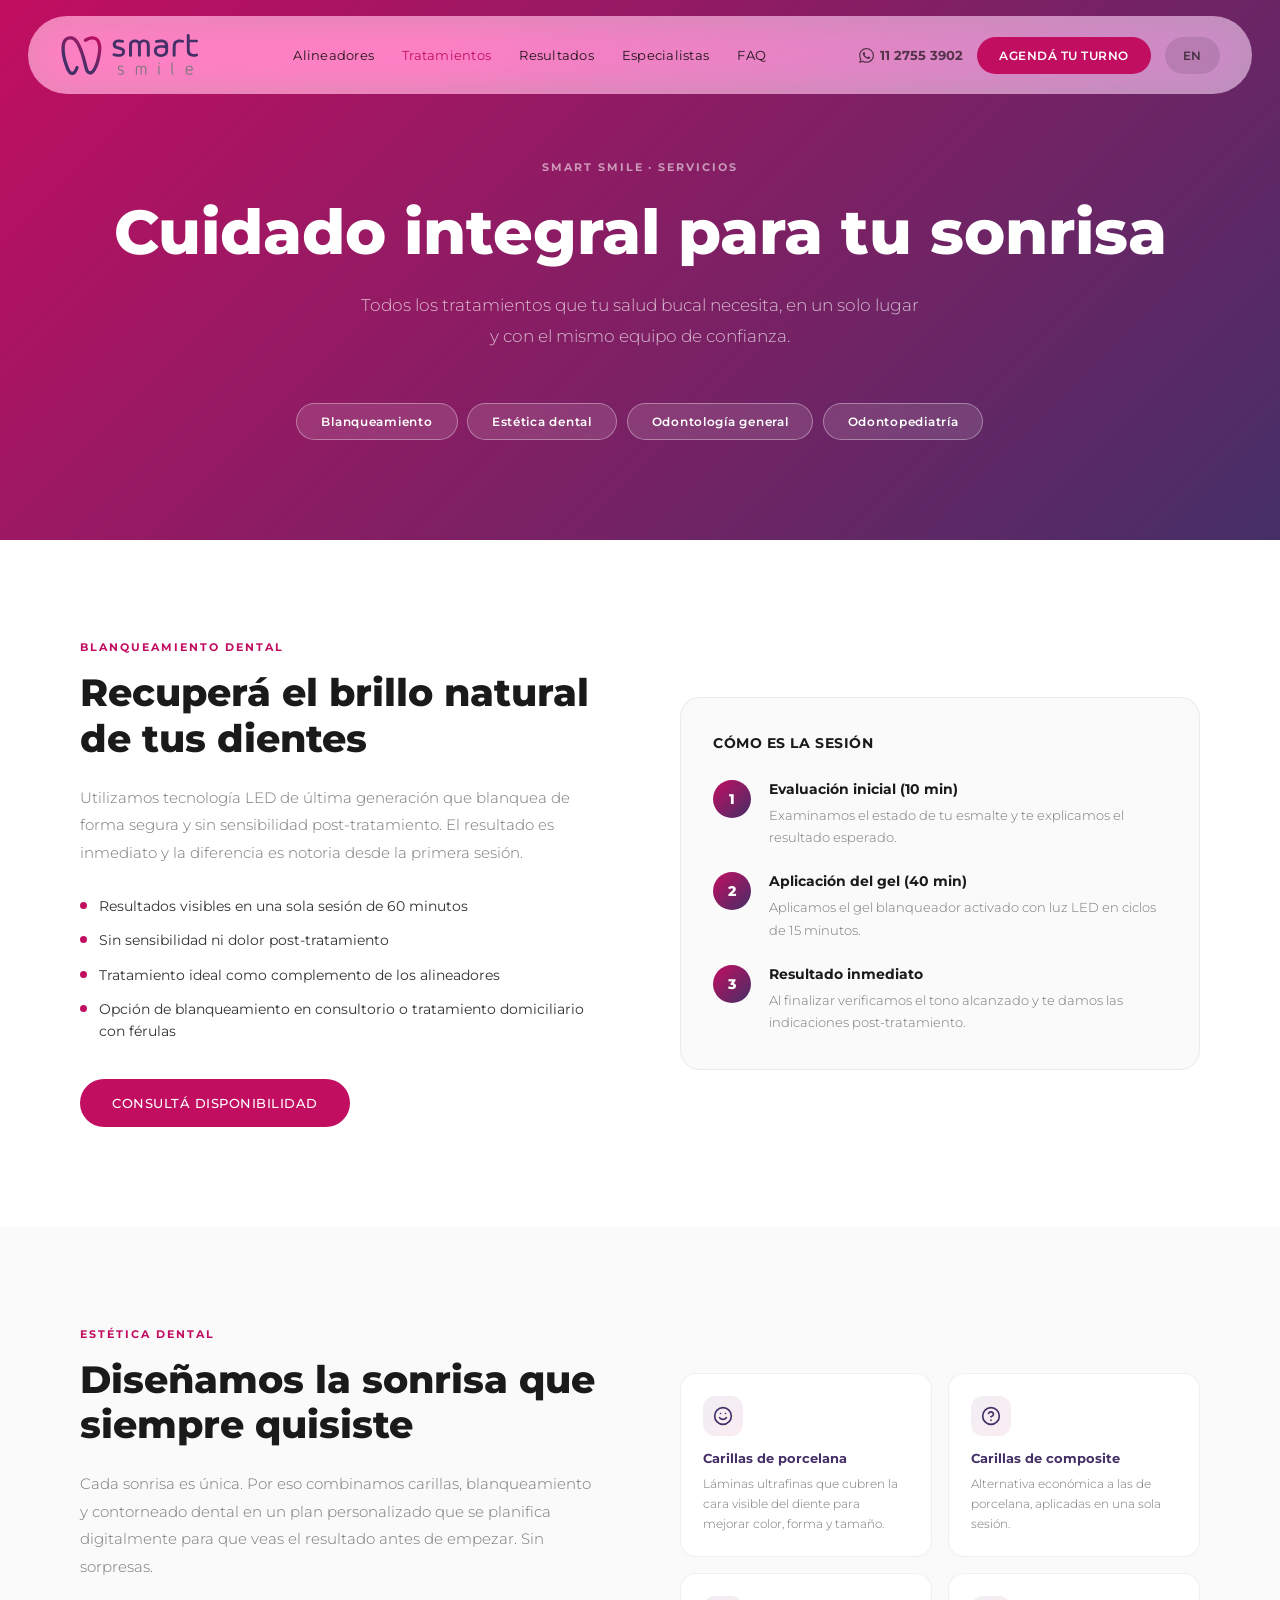
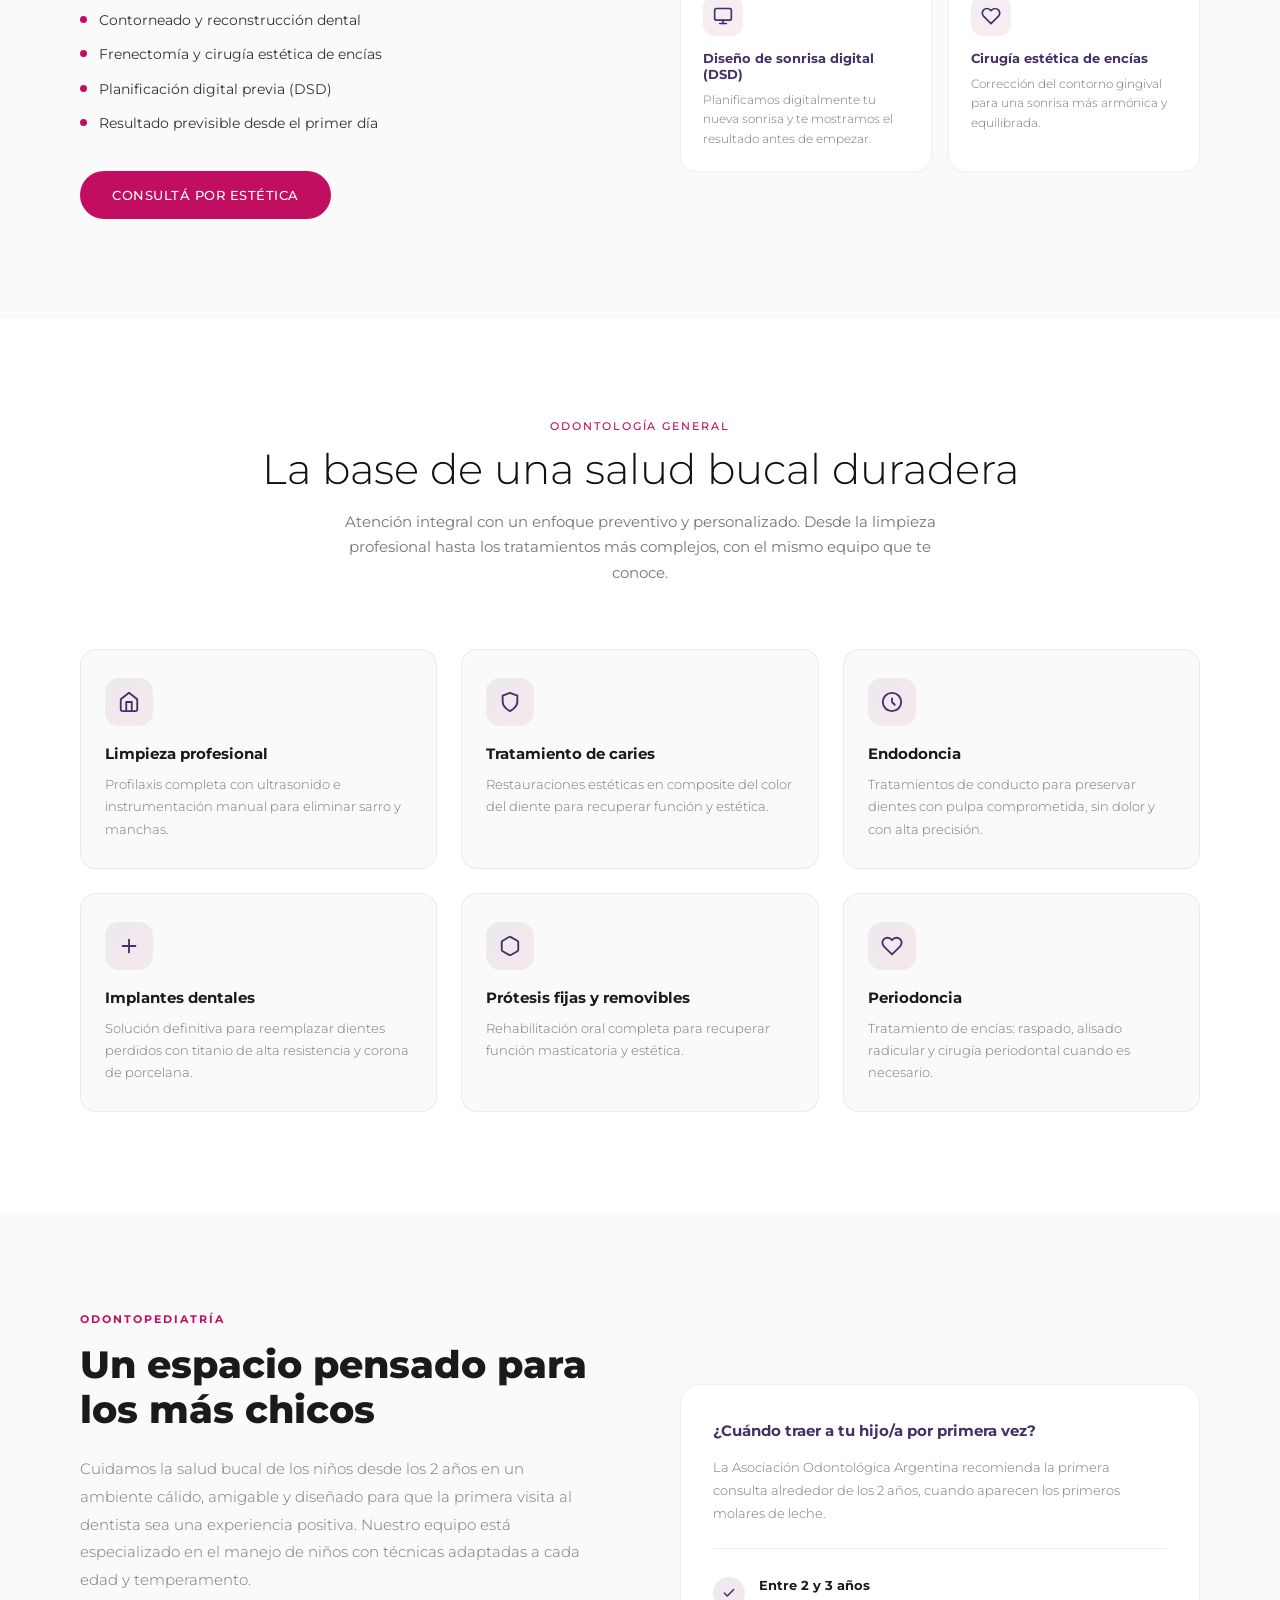
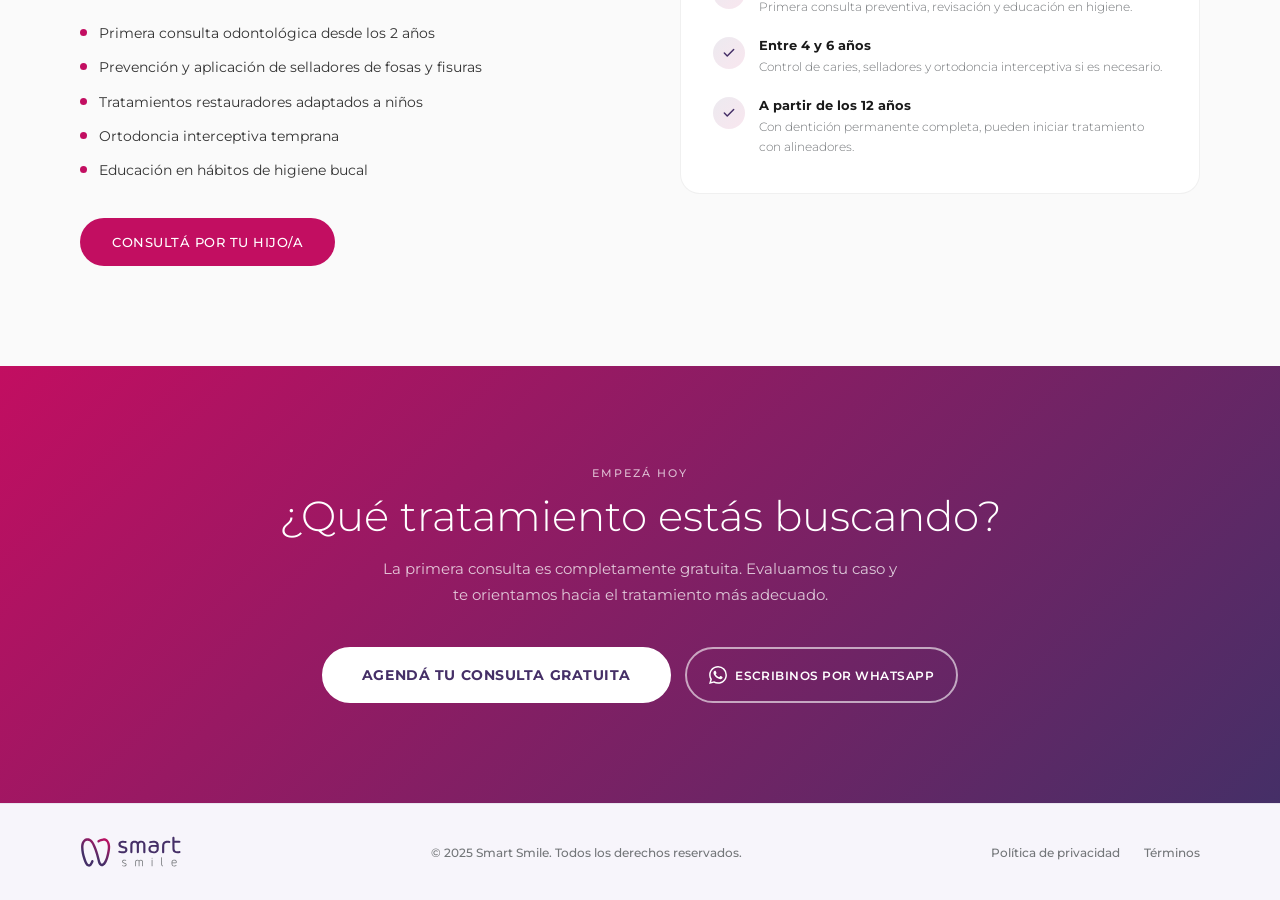
<file: tratamientos.html>
<!DOCTYPE html>
<html lang="es">
<head>
  <meta charset="UTF-8" />
  <meta name="viewport" content="width=device-width, initial-scale=1.0" />
  <title>Tratamientos – Smart Smile</title>
  <link rel="preconnect" href="https://fonts.googleapis.com" />
  <link rel="preconnect" href="https://fonts.gstatic.com" crossorigin />
  <link href="https://fonts.googleapis.com/css2?family=Montserrat:wght@300;400;500;600;700;800;900&display=swap" rel="stylesheet" />
  <link rel="stylesheet" href="styles.css" />
  <style>

    /* ════════════════════════════════════════════════
       HERO
    ════════════════════════════════════════════════ */
    .trat-hero {
      position: relative;
      padding: 160px 0 100px;
      text-align: center;
      background: var(--gradient);
    }
    .trat-hero__eyebrow {
      font-size: 11px;
      font-weight: 700;
      letter-spacing: 0.18em;
      text-transform: uppercase;
      color: rgba(255,255,255,.55);
      margin-bottom: 24px;
    }
    .trat-hero__title {
      font-size: clamp(38px, 5.5vw, 62px);
      font-weight: 800;
      color: var(--white);
      line-height: 1.1;
      margin-bottom: 24px;
    }
    .trat-hero__sub {
      font-size: 17px;
      font-weight: 300;
      color: rgba(255,255,255,.7);
      max-width: 560px;
      margin: 0 auto 52px;
      line-height: 1.8;
    }
    .trat-hero__pills {
      display: flex;
      justify-content: center;
      flex-wrap: wrap;
      gap: 10px;
    }
    .trat-hero__pill {
      background: rgba(255,255,255,.12);
      border: 1px solid rgba(255,255,255,.35);
      border-radius: 100px;
      padding: 10px 24px;
      font-size: 12px;
      font-weight: 600;
      color: var(--white);
      letter-spacing: 0.06em;
      text-decoration: none;
      backdrop-filter: blur(8px);
      -webkit-backdrop-filter: blur(8px);
      transition: background var(--transition), border-color var(--transition), box-shadow var(--transition);
    }
    .trat-hero__pill:hover {
      background: rgba(255,255,255,.22);
      border-color: rgba(255,255,255,.6);
      box-shadow: 0 4px 20px rgba(0,0,0,.15);
    }

    /* ════════════════════════════════════════════════
       LAYOUT SPLIT (compartido entre secciones)
    ════════════════════════════════════════════════ */
    .split-grid {
      display: grid;
      grid-template-columns: 1fr 1fr;
      gap: 80px;
      align-items: center;
    }
    .split-grid--reverse .split-col-left  { order: 2; }
    .split-grid--reverse .split-col-right { order: 1; }

    .split-eyebrow {
      font-size: 11px;
      font-weight: 700;
      letter-spacing: 0.18em;
      text-transform: uppercase;
      color: var(--pink);
      margin-bottom: 16px;
    }
    .split-title {
      font-size: clamp(26px, 3.2vw, 38px);
      font-weight: 800;
      color: #1a1a1a;
      line-height: 1.2;
      margin-bottom: 22px;
    }
    .split-body {
      font-size: 15px;
      font-weight: 300;
      color: var(--gray);
      line-height: 1.85;
      margin-bottom: 28px;
    }

    /* Lista con bullet rosa */
    .benefit-list {
      list-style: none;
      padding: 0;
      margin: 0 0 36px;
      display: flex;
      flex-direction: column;
      gap: 12px;
    }
    .benefit-list li {
      display: flex;
      align-items: flex-start;
      gap: 12px;
      font-size: 14px;
      font-weight: 400;
      color: #333;
      line-height: 1.6;
    }
    .benefit-list li::before {
      content: '';
      flex-shrink: 0;
      width: 7px;
      height: 7px;
      border-radius: 50%;
      background: var(--pink);
      margin-top: 7px;
    }

    /* ════════════════════════════════════════════════
       TARJETA DE PROCESO (pasos numerados)
    ════════════════════════════════════════════════ */
    .process-card {
      background: #fafafa;
      border-radius: 20px;
      padding: 36px 32px;
      border: 1px solid rgba(0,0,0,.06);
    }
    .process-card__title {
      font-size: 14px;
      font-weight: 700;
      color: #1a1a1a;
      letter-spacing: 0.04em;
      margin-bottom: 28px;
    }
    .process-steps {
      display: flex;
      flex-direction: column;
      gap: 24px;
    }
    .process-step {
      display: flex;
      gap: 18px;
      align-items: flex-start;
    }
    .process-step__num {
      flex-shrink: 0;
      width: 38px;
      height: 38px;
      border-radius: 50%;
      background: var(--gradient);
      display: flex;
      align-items: center;
      justify-content: center;
      font-size: 14px;
      font-weight: 800;
      color: var(--white);
      font-family: var(--font);
    }
    .process-step__copy h4 {
      font-size: 14px;
      font-weight: 700;
      color: #1a1a1a;
      margin-bottom: 6px;
    }
    .process-step__copy p {
      font-size: 13px;
      font-weight: 300;
      color: var(--gray);
      line-height: 1.7;
    }

    /* ════════════════════════════════════════════════
       SECCIÓN 1 — BLANQUEAMIENTO
    ════════════════════════════════════════════════ */
    .blanqueamiento {
      padding: 100px 0;
      background: var(--white);
    }

    /* ════════════════════════════════════════════════
       SECCIÓN 2 — ESTÉTICA DENTAL
    ════════════════════════════════════════════════ */
    .estetica {
      padding: 100px 0;
      background: #fafafa;
    }

    /* Grid 2x2 mini-cards */
    .service-minicards {
      display: grid;
      grid-template-columns: 1fr 1fr;
      gap: 16px;
    }
    .service-minicard {
      background: var(--white);
      border-radius: 16px;
      padding: 22px;
      border: 1px solid rgba(0,0,0,.06);
      transition: transform var(--transition), box-shadow var(--transition);
    }
    .service-minicard:hover {
      transform: translateY(-4px);
      box-shadow: 0 12px 36px rgba(69,47,103,.1);
    }
    .service-minicard__icon {
      width: 40px;
      height: 40px;
      border-radius: 12px;
      background: linear-gradient(135deg, rgba(69,47,103,.08) 0%, rgba(194,14,97,.08) 100%);
      display: flex;
      align-items: center;
      justify-content: center;
      margin-bottom: 14px;
    }
    .service-minicard__icon svg {
      width: 20px;
      height: 20px;
    }
    .service-minicard h4 {
      font-size: 13px;
      font-weight: 700;
      color: var(--purple);
      margin-bottom: 8px;
    }
    .service-minicard p {
      font-size: 12px;
      font-weight: 300;
      color: var(--gray);
      line-height: 1.65;
    }

    /* ════════════════════════════════════════════════
       SECCIÓN 3 — ODONTOLOGÍA GENERAL
    ════════════════════════════════════════════════ */
    .general {
      padding: 100px 0;
      background: var(--white);
    }
    .general .container {
      text-align: center;
    }
    .general .section-subtitle {
      max-width: 600px;
      margin: 0 auto 64px;
    }

    /* Grid 3x2 de tarjetas */
    .service-grid {
      display: grid;
      grid-template-columns: repeat(3, 1fr);
      gap: 24px;
      text-align: left;
    }
    .service-card {
      background: #fafafa;
      border-radius: 16px;
      padding: 28px 24px;
      border: 1px solid rgba(0,0,0,.06);
      transition: transform var(--transition), box-shadow var(--transition);
    }
    .service-card:hover {
      transform: translateY(-4px);
      box-shadow: 0 16px 40px rgba(69,47,103,.1);
    }
    .service-card__icon {
      width: 48px;
      height: 48px;
      border-radius: 14px;
      background: linear-gradient(135deg, rgba(69,47,103,.08) 0%, rgba(194,14,97,.08) 100%);
      display: flex;
      align-items: center;
      justify-content: center;
      margin-bottom: 18px;
    }
    .service-card__icon svg {
      width: 22px;
      height: 22px;
    }
    .service-card h3 {
      font-size: 15px;
      font-weight: 700;
      color: #1a1a1a;
      margin-bottom: 10px;
    }
    .service-card p {
      font-size: 13px;
      font-weight: 300;
      color: var(--gray);
      line-height: 1.7;
    }

    /* ════════════════════════════════════════════════
       SECCIÓN 4 — ODONTOPEDIATRÍA
    ════════════════════════════════════════════════ */
    .odontopediatria {
      padding: 100px 0;
      background: #fafafa;
    }

    /* Tarjeta "¿Cuándo traer a tu hijo/a?" */
    .cuando-card {
      background: var(--white);
      border-radius: 20px;
      padding: 36px 32px;
      border: 1px solid rgba(0,0,0,.06);
    }
    .cuando-card__title {
      font-size: 15px;
      font-weight: 700;
      color: var(--purple);
      margin-bottom: 16px;
    }
    .cuando-card__intro {
      font-size: 13px;
      font-weight: 300;
      color: var(--gray);
      line-height: 1.75;
      margin-bottom: 28px;
      padding-bottom: 24px;
      border-bottom: 1px solid rgba(0,0,0,.07);
    }
    .cuando-items {
      display: flex;
      flex-direction: column;
      gap: 20px;
    }
    .cuando-item {
      display: flex;
      gap: 14px;
      align-items: flex-start;
    }
    .cuando-item__check {
      flex-shrink: 0;
      width: 32px;
      height: 32px;
      border-radius: 50%;
      background: linear-gradient(135deg, rgba(69,47,103,.1) 0%, rgba(194,14,97,.1) 100%);
      display: flex;
      align-items: center;
      justify-content: center;
    }
    .cuando-item__check svg {
      width: 14px;
      height: 14px;
    }
    .cuando-item__copy h4 {
      font-size: 13px;
      font-weight: 700;
      color: #1a1a1a;
      margin-bottom: 4px;
    }
    .cuando-item__copy p {
      font-size: 12px;
      font-weight: 300;
      color: var(--gray);
      line-height: 1.65;
    }

    /* ════════════════════════════════════════════════
       CTA FINAL
    ════════════════════════════════════════════════ */
    .trat-cta {
      padding: 100px 0;
      background: var(--gradient);
      text-align: center;
    }
    .trat-cta__actions {
      display: flex;
      gap: 14px;
      justify-content: center;
      flex-wrap: wrap;
    }

    /* ════════════════════════════════════════════════
       RESPONSIVE
    ════════════════════════════════════════════════ */
    @media (max-width: 900px) {
      .split-grid {
        grid-template-columns: 1fr;
        gap: 48px;
      }
      .split-grid--reverse .split-col-left  { order: 0; }
      .split-grid--reverse .split-col-right { order: 0; }
      .service-grid {
        grid-template-columns: repeat(2, 1fr);
      }
    }
    @media (max-width: 640px) {
      .trat-hero { padding: 130px 0 80px; }
      .service-grid { grid-template-columns: 1fr; }
      .service-minicards { grid-template-columns: 1fr; }
      .blanqueamiento,
      .estetica,
      .general,
      .odontopediatria,
      .trat-cta { padding: 72px 0; }
    }
  </style>
</head>
<body>

  <!-- ─── NAVBAR ──────────────────────────────────────────────── -->
  <header class="navbar" id="navbar">
    <div class="navbar__inner">
      <a href="index.html" class="navbar__logo navbar__logo--full">
        <img src="logo.svg" alt="Smart Smile" />
      </a>
      <a href="index.html" class="navbar__logo navbar__logo--icon">
        <img src="logo-icon.svg" alt="Smart Smile" />
      </a>
      <nav class="navbar__nav">
        <a href="alineadores.html">Alineadores</a>
        <a href="tratamientos.html" class="active" style="color:var(--pink)">Tratamientos</a>
        <a href="resultados.html">Resultados</a>
        <a href="especialistas.html">Especialistas</a>
        <a href="faq.html">FAQ</a>
      </nav>
      <div class="navbar__actions">
        <a href="https://wa.me/5491127553902" target="_blank" class="navbar__phone">
          <svg class="navbar__wa-icon" viewBox="0 0 24 24" xmlns="http://www.w3.org/2000/svg"><path d="M17.472 14.382c-.297-.149-1.758-.867-2.03-.967-.273-.099-.471-.148-.67.15-.197.297-.767.966-.94 1.164-.173.199-.347.223-.644.075-.297-.15-1.255-.463-2.39-1.475-.883-.788-1.48-1.761-1.653-2.059-.173-.297-.018-.458.13-.606.134-.133.298-.347.446-.52.149-.174.198-.298.298-.497.099-.198.05-.371-.025-.52-.075-.149-.669-1.612-.916-2.207-.242-.579-.487-.5-.669-.51-.173-.008-.371-.01-.57-.01-.198 0-.52.074-.792.372-.272.297-1.04 1.016-1.04 2.479 0 1.462 1.065 2.875 1.213 3.074.149.198 2.096 3.2 5.077 4.487.709.306 1.262.489 1.694.625.712.227 1.36.195 1.871.118.571-.085 1.758-.719 2.006-1.413.248-.694.248-1.289.173-1.413-.074-.124-.272-.198-.57-.347m-5.421 7.403h-.004a9.87 9.87 0 01-5.031-1.378l-.361-.214-3.741.982.998-3.648-.235-.374a9.86 9.86 0 01-1.51-5.26c.001-5.45 4.436-9.884 9.888-9.884 2.64 0 5.122 1.03 6.988 2.898a9.825 9.825 0 012.893 6.994c-.003 5.45-4.437 9.884-9.885 9.884m8.413-18.297A11.815 11.815 0 0012.05 0C5.495 0 .16 5.335.157 11.892c0 2.096.547 4.142 1.588 5.945L.057 24l6.305-1.654a11.882 11.882 0 005.683 1.448h.005c6.554 0 11.89-5.335 11.893-11.893a11.821 11.821 0 00-3.48-8.413z"/></svg>
          11 2755 3902
        </a>
        <a href="index.html#reserva" class="btn btn--nav-cta">Agendá tu turno</a>
        <a href="#" class="navbar__lang">EN</a>
        <button class="navbar__hamburger" id="hamburger" aria-label="Menú">
          <span></span><span></span><span></span>
        </button>
      </div>
    </div>
    <div class="navbar__mobile-menu" id="mobileMenu">
      <a href="alineadores.html">Alineadores</a>
      <a href="tratamientos.html" style="color:var(--pink)">Tratamientos</a>
      <a href="resultados.html">Resultados</a>
      <a href="especialistas.html">Especialistas</a>
      <a href="faq.html">FAQ</a>
      <a href="index.html#reserva" class="btn btn--gradient">Agendá tu turno</a>
    </div>
  </header>

  <!-- ─── HERO ─────────────────────────────────────────────────── -->
  <section class="trat-hero">
    <div class="container">
      <p class="trat-hero__eyebrow">SMART SMILE · SERVICIOS</p>
      <h1 class="trat-hero__title">Cuidado integral para tu sonrisa</h1>
      <p class="trat-hero__sub">Todos los tratamientos que tu salud bucal necesita, en un solo lugar y con el mismo equipo de confianza.</p>
      <div class="trat-hero__pills">
        <a href="#blanqueamiento" class="trat-hero__pill">Blanqueamiento</a>
        <a href="#estetica" class="trat-hero__pill">Estética dental</a>
        <a href="#general" class="trat-hero__pill">Odontología general</a>
        <a href="#odontopediatria" class="trat-hero__pill">Odontopediatría</a>
      </div>
    </div>
  </section>

  <!-- ─── SECCIÓN 1 — BLANQUEAMIENTO ──────────────────────────── -->
  <section class="blanqueamiento" id="blanqueamiento">
    <div class="container">
      <div class="split-grid">

        <!-- Columna izquierda: texto -->
        <div class="split-col-left">
          <p class="split-eyebrow">BLANQUEAMIENTO DENTAL</p>
          <h2 class="split-title">Recuperá el brillo natural de tus dientes</h2>
          <p class="split-body">Utilizamos tecnología LED de última generación que blanquea de forma segura y sin sensibilidad post-tratamiento. El resultado es inmediato y la diferencia es notoria desde la primera sesión.</p>
          <ul class="benefit-list">
            <li>Resultados visibles en una sola sesión de 60 minutos</li>
            <li>Sin sensibilidad ni dolor post-tratamiento</li>
            <li>Tratamiento ideal como complemento de los alineadores</li>
            <li>Opción de blanqueamiento en consultorio o tratamiento domiciliario con férulas</li>
          </ul>
          <a href="https://wa.me/5491127553902" target="_blank" class="btn btn--gradient">Consultá disponibilidad</a>
        </div>

        <!-- Columna derecha: tarjeta de proceso -->
        <div class="split-col-right">
          <div class="process-card">
            <p class="process-card__title">CÓMO ES LA SESIÓN</p>
            <div class="process-steps">

              <div class="process-step">
                <div class="process-step__num">1</div>
                <div class="process-step__copy">
                  <h4>Evaluación inicial (10 min)</h4>
                  <p>Examinamos el estado de tu esmalte y te explicamos el resultado esperado.</p>
                </div>
              </div>

              <div class="process-step">
                <div class="process-step__num">2</div>
                <div class="process-step__copy">
                  <h4>Aplicación del gel (40 min)</h4>
                  <p>Aplicamos el gel blanqueador activado con luz LED en ciclos de 15 minutos.</p>
                </div>
              </div>

              <div class="process-step">
                <div class="process-step__num">3</div>
                <div class="process-step__copy">
                  <h4>Resultado inmediato</h4>
                  <p>Al finalizar verificamos el tono alcanzado y te damos las indicaciones post-tratamiento.</p>
                </div>
              </div>

            </div>
          </div>
        </div>

      </div>
    </div>
  </section>

  <!-- ─── SECCIÓN 2 — ESTÉTICA DENTAL ─────────────────────────── -->
  <section class="estetica" id="estetica">
    <div class="container">
      <div class="split-grid split-grid--reverse">

        <!-- Columna izquierda: grid de mini-cards -->
        <div class="split-col-left">
          <div class="service-minicards">

            <div class="service-minicard">
              <div class="service-minicard__icon">
                <svg viewBox="0 0 24 24" fill="none" stroke="var(--purple)" stroke-width="2" stroke-linecap="round" stroke-linejoin="round">
                  <path d="M12 2C6.48 2 2 6.48 2 12s4.48 10 10 10 10-4.48 10-10S17.52 2 12 2z"/>
                  <path d="M8 14s1.5 2 4 2 4-2 4-2"/>
                  <line x1="9" y1="9" x2="9.01" y2="9"/>
                  <line x1="15" y1="9" x2="15.01" y2="9"/>
                </svg>
              </div>
              <h4>Carillas de porcelana</h4>
              <p>Láminas ultrafinas que cubren la cara visible del diente para mejorar color, forma y tamaño.</p>
            </div>

            <div class="service-minicard">
              <div class="service-minicard__icon">
                <svg viewBox="0 0 24 24" fill="none" stroke="var(--purple)" stroke-width="2" stroke-linecap="round" stroke-linejoin="round">
                  <circle cx="12" cy="12" r="10"/>
                  <path d="M9.09 9a3 3 0 015.83 1c0 2-3 3-3 3"/>
                  <line x1="12" y1="17" x2="12.01" y2="17"/>
                </svg>
              </div>
              <h4>Carillas de composite</h4>
              <p>Alternativa económica a las de porcelana, aplicadas en una sola sesión.</p>
            </div>

            <div class="service-minicard">
              <div class="service-minicard__icon">
                <svg viewBox="0 0 24 24" fill="none" stroke="var(--purple)" stroke-width="2" stroke-linecap="round" stroke-linejoin="round">
                  <rect x="2" y="3" width="20" height="14" rx="2" ry="2"/>
                  <line x1="8" y1="21" x2="16" y2="21"/>
                  <line x1="12" y1="17" x2="12" y2="21"/>
                </svg>
              </div>
              <h4>Diseño de sonrisa digital (DSD)</h4>
              <p>Planificamos digitalmente tu nueva sonrisa y te mostramos el resultado antes de empezar.</p>
            </div>

            <div class="service-minicard">
              <div class="service-minicard__icon">
                <svg viewBox="0 0 24 24" fill="none" stroke="var(--purple)" stroke-width="2" stroke-linecap="round" stroke-linejoin="round">
                  <path d="M20.84 4.61a5.5 5.5 0 00-7.78 0L12 5.67l-1.06-1.06a5.5 5.5 0 00-7.78 7.78l1.06 1.06L12 21.23l7.78-7.78 1.06-1.06a5.5 5.5 0 000-7.78z"/>
                </svg>
              </div>
              <h4>Cirugía estética de encías</h4>
              <p>Corrección del contorno gingival para una sonrisa más armónica y equilibrada.</p>
            </div>

          </div>
        </div>

        <!-- Columna derecha: texto -->
        <div class="split-col-right">
          <p class="split-eyebrow">ESTÉTICA DENTAL</p>
          <h2 class="split-title">Diseñamos la sonrisa que siempre quisiste</h2>
          <p class="split-body">Cada sonrisa es única. Por eso combinamos carillas, blanqueamiento y contorneado dental en un plan personalizado que se planifica digitalmente para que veas el resultado antes de empezar. Sin sorpresas.</p>
          <ul class="benefit-list">
            <li>Contorneado y reconstrucción dental</li>
            <li>Frenectomía y cirugía estética de encías</li>
            <li>Planificación digital previa (DSD)</li>
            <li>Resultado previsible desde el primer día</li>
          </ul>
          <a href="https://wa.me/5491127553902" target="_blank" class="btn btn--gradient">Consultá por estética</a>
        </div>

      </div>
    </div>
  </section>

  <!-- ─── SECCIÓN 3 — ODONTOLOGÍA GENERAL ─────────────────────── -->
  <section class="general" id="general">
    <div class="container">
      <p class="section-eyebrow">ODONTOLOGÍA GENERAL</p>
      <h2 class="section-title">La base de una salud bucal duradera</h2>
      <p class="section-subtitle">Atención integral con un enfoque preventivo y personalizado. Desde la limpieza profesional hasta los tratamientos más complejos, con el mismo equipo que te conoce.</p>

      <div class="service-grid">

        <div class="service-card">
          <div class="service-card__icon">
            <svg viewBox="0 0 24 24" fill="none" stroke="var(--purple)" stroke-width="2" stroke-linecap="round" stroke-linejoin="round">
              <path d="M3 9l9-7 9 7v11a2 2 0 01-2 2H5a2 2 0 01-2-2z"/>
              <polyline points="9 22 9 12 15 12 15 22"/>
            </svg>
          </div>
          <h3>Limpieza profesional</h3>
          <p>Profilaxis completa con ultrasonido e instrumentación manual para eliminar sarro y manchas.</p>
        </div>

        <div class="service-card">
          <div class="service-card__icon">
            <svg viewBox="0 0 24 24" fill="none" stroke="var(--purple)" stroke-width="2" stroke-linecap="round" stroke-linejoin="round">
              <path d="M12 22s8-4 8-10V5l-8-3-8 3v7c0 6 8 10 8 10z"/>
            </svg>
          </div>
          <h3>Tratamiento de caries</h3>
          <p>Restauraciones estéticas en composite del color del diente para recuperar función y estética.</p>
        </div>

        <div class="service-card">
          <div class="service-card__icon">
            <svg viewBox="0 0 24 24" fill="none" stroke="var(--purple)" stroke-width="2" stroke-linecap="round" stroke-linejoin="round">
              <circle cx="12" cy="12" r="10"/>
              <path d="M12 8v4l3 3"/>
            </svg>
          </div>
          <h3>Endodoncia</h3>
          <p>Tratamientos de conducto para preservar dientes con pulpa comprometida, sin dolor y con alta precisión.</p>
        </div>

        <div class="service-card">
          <div class="service-card__icon">
            <svg viewBox="0 0 24 24" fill="none" stroke="var(--purple)" stroke-width="2" stroke-linecap="round" stroke-linejoin="round">
              <line x1="12" y1="5" x2="12" y2="19"/>
              <line x1="5" y1="12" x2="19" y2="12"/>
            </svg>
          </div>
          <h3>Implantes dentales</h3>
          <p>Solución definitiva para reemplazar dientes perdidos con titanio de alta resistencia y corona de porcelana.</p>
        </div>

        <div class="service-card">
          <div class="service-card__icon">
            <svg viewBox="0 0 24 24" fill="none" stroke="var(--purple)" stroke-width="2" stroke-linecap="round" stroke-linejoin="round">
              <path d="M21 16V8a2 2 0 00-1-1.73l-7-4a2 2 0 00-2 0l-7 4A2 2 0 003 8v8a2 2 0 001 1.73l7 4a2 2 0 002 0l7-4A2 2 0 0021 16z"/>
            </svg>
          </div>
          <h3>Prótesis fijas y removibles</h3>
          <p>Rehabilitación oral completa para recuperar función masticatoria y estética.</p>
        </div>

        <div class="service-card">
          <div class="service-card__icon">
            <svg viewBox="0 0 24 24" fill="none" stroke="var(--purple)" stroke-width="2" stroke-linecap="round" stroke-linejoin="round">
              <path d="M20.84 4.61a5.5 5.5 0 00-7.78 0L12 5.67l-1.06-1.06a5.5 5.5 0 00-7.78 7.78l1.06 1.06L12 21.23l7.78-7.78 1.06-1.06a5.5 5.5 0 000-7.78z"/>
            </svg>
          </div>
          <h3>Periodoncia</h3>
          <p>Tratamiento de encías: raspado, alisado radicular y cirugía periodontal cuando es necesario.</p>
        </div>

      </div>
    </div>
  </section>

  <!-- ─── SECCIÓN 4 — ODONTOPEDIATRÍA ─────────────────────────── -->
  <section class="odontopediatria" id="odontopediatria">
    <div class="container">
      <div class="split-grid">

        <!-- Columna izquierda: texto -->
        <div class="split-col-left">
          <p class="split-eyebrow">ODONTOPEDIATRÍA</p>
          <h2 class="split-title">Un espacio pensado para los más chicos</h2>
          <p class="split-body">Cuidamos la salud bucal de los niños desde los 2 años en un ambiente cálido, amigable y diseñado para que la primera visita al dentista sea una experiencia positiva. Nuestro equipo está especializado en el manejo de niños con técnicas adaptadas a cada edad y temperamento.</p>
          <ul class="benefit-list">
            <li>Primera consulta odontológica desde los 2 años</li>
            <li>Prevención y aplicación de selladores de fosas y fisuras</li>
            <li>Tratamientos restauradores adaptados a niños</li>
            <li>Ortodoncia interceptiva temprana</li>
            <li>Educación en hábitos de higiene bucal</li>
          </ul>
          <a href="https://wa.me/5491127553902" target="_blank" class="btn btn--gradient">Consultá por tu hijo/a</a>
        </div>

        <!-- Columna derecha: tarjeta ¿Cuándo traer? -->
        <div class="split-col-right">
          <div class="cuando-card">
            <p class="cuando-card__title">¿Cuándo traer a tu hijo/a por primera vez?</p>
            <p class="cuando-card__intro">La Asociación Odontológica Argentina recomienda la primera consulta alrededor de los 2 años, cuando aparecen los primeros molares de leche.</p>
            <div class="cuando-items">

              <div class="cuando-item">
                <div class="cuando-item__check">
                  <svg viewBox="0 0 24 24" fill="none" stroke="var(--purple)" stroke-width="2.5" stroke-linecap="round" stroke-linejoin="round">
                    <polyline points="20 6 9 17 4 12"/>
                  </svg>
                </div>
                <div class="cuando-item__copy">
                  <h4>Entre 2 y 3 años</h4>
                  <p>Primera consulta preventiva, revisación y educación en higiene.</p>
                </div>
              </div>

              <div class="cuando-item">
                <div class="cuando-item__check">
                  <svg viewBox="0 0 24 24" fill="none" stroke="var(--purple)" stroke-width="2.5" stroke-linecap="round" stroke-linejoin="round">
                    <polyline points="20 6 9 17 4 12"/>
                  </svg>
                </div>
                <div class="cuando-item__copy">
                  <h4>Entre 4 y 6 años</h4>
                  <p>Control de caries, selladores y ortodoncia interceptiva si es necesario.</p>
                </div>
              </div>

              <div class="cuando-item">
                <div class="cuando-item__check">
                  <svg viewBox="0 0 24 24" fill="none" stroke="var(--purple)" stroke-width="2.5" stroke-linecap="round" stroke-linejoin="round">
                    <polyline points="20 6 9 17 4 12"/>
                  </svg>
                </div>
                <div class="cuando-item__copy">
                  <h4>A partir de los 12 años</h4>
                  <p>Con dentición permanente completa, pueden iniciar tratamiento con alineadores.</p>
                </div>
              </div>

            </div>
          </div>
        </div>

      </div>
    </div>
  </section>

  <!-- ─── CTA FINAL ────────────────────────────────────────────── -->
  <section class="trat-cta">
    <div class="container">
      <p class="section-eyebrow light">EMPEZÁ HOY</p>
      <h2 class="section-title light">¿Qué tratamiento estás buscando?</h2>
      <p class="section-subtitle light" style="max-width:520px;margin:0 auto 40px;">La primera consulta es completamente gratuita. Evaluamos tu caso y te orientamos hacia el tratamiento más adecuado.</p>
      <div class="trat-cta__actions">
        <a href="index.html#reserva" class="btn btn--white-solid btn--lg">Agendá tu consulta gratuita</a>
        <a href="https://wa.me/5491127553902" target="_blank" class="btn btn--outline-white btn--lg">
          <svg width="18" height="18" viewBox="0 0 24 24" fill="currentColor"><path d="M17.472 14.382c-.297-.149-1.758-.867-2.03-.967-.273-.099-.471-.148-.67.15-.197.297-.767.966-.94 1.164-.173.199-.347.223-.644.075-.297-.15-1.255-.463-2.39-1.475-.883-.788-1.48-1.761-1.653-2.059-.173-.297-.018-.458.13-.606.134-.133.298-.347.446-.52.149-.174.198-.298.298-.497.099-.198.05-.371-.025-.52-.075-.149-.669-1.612-.916-2.207-.242-.579-.487-.5-.669-.51-.173-.008-.371-.01-.57-.01-.198 0-.52.074-.792.372-.272.297-1.04 1.016-1.04 2.479 0 1.462 1.065 2.875 1.213 3.074.149.198 2.096 3.2 5.077 4.487.709.306 1.262.489 1.694.625.712.227 1.36.195 1.871.118.571-.085 1.758-.719 2.006-1.413.248-.694.248-1.289.173-1.413-.074-.124-.272-.198-.57-.347m-5.421 7.403h-.004a9.87 9.87 0 01-5.031-1.378l-.361-.214-3.741.982.998-3.648-.235-.374a9.86 9.86 0 01-1.51-5.26c.001-5.45 4.436-9.884 9.888-9.884 2.64 0 5.122 1.03 6.988 2.898a9.825 9.825 0 012.893 6.994c-.003 5.45-4.437 9.884-9.885 9.884m8.413-18.297A11.815 11.815 0 0012.05 0C5.495 0 .16 5.335.157 11.892c0 2.096.547 4.142 1.588 5.945L.057 24l6.305-1.654a11.882 11.882 0 005.683 1.448h.005c6.554 0 11.89-5.335 11.893-11.893a11.821 11.821 0 00-3.48-8.413z"/></svg>
          Escribinos por WhatsApp
        </a>
      </div>
    </div>
  </section>

  <!-- ─── FOOTER ────────────────────────────────────────────────── -->
  <footer class="footer">
    <div class="container">
      <div class="footer__inner">
        <img src="logo.svg" alt="Smart Smile" class="footer__logo" />
        <p class="footer__copy">&copy; 2025 Smart Smile. Todos los derechos reservados.</p>
        <div class="footer__links">
          <a href="#">Política de privacidad</a>
          <a href="#">Términos</a>
        </div>
      </div>
    </div>
  </footer>

  <script src="main.js"></script>
</body>
</html>
</file>
<file: styles.css>
/* ═══════════════════════════════════════════════════════════
   SMARTI – Stylesheet
   Font: Montserrat | Colors: #452f67 · #c20e61 · #737679
   ═══════════════════════════════════════════════════════════ */

*, *::before, *::after { box-sizing: border-box; margin: 0; padding: 0; }

:root {
  --purple:   #452f67;
  --pink:     #c20e61;
  --gray:     #737679;
  --light:    #f7f5fb;
  --white:    #ffffff;
  --gradient: linear-gradient(135deg, #c20e61 0%, #452f67 100%);
  --gradient-soft: linear-gradient(135deg, #d9187a 0%, #5c3e87 100%);
  --font: 'Montserrat', sans-serif;
  --nav-h: 80px;
  --transition: 0.35s cubic-bezier(.4,0,.2,1);
}

html { scroll-behavior: smooth; }

body {
  font-family: var(--font);
  color: var(--purple);
  background: var(--white);
  -webkit-font-smoothing: antialiased;
  overflow-x: hidden;
}

img { display: block; max-width: 100%; }
a   { text-decoration: none; }

.container {
  width: 100%;
  max-width: 1200px;
  margin: 0 auto;
  padding: 0 40px;
}

.hide-mobile { display: inline; }

/* ── BUTTONS ────────────────────────────────────────────── */
.btn {
  display: inline-flex;
  align-items: center;
  gap: 8px;
  font-family: var(--font);
  font-weight: 600;
  font-size: 13px;
  letter-spacing: 0.04em;
  text-transform: uppercase;
  border-radius: 50px;
  padding: 14px 30px;
  border: 2px solid transparent;
  cursor: pointer;
  transition: var(--transition);
  white-space: nowrap;
}
.btn--lg { font-size: 14px; padding: 17px 38px; }

.btn--gradient {
  background: #c20e61;
  color: var(--white);
  border-color: transparent;
  font-weight: 500;
}
.btn--gradient:hover {
  background: #a50c53;
  transform: translateY(-2px);
  box-shadow: 0 8px 28px rgba(194,14,97,.30);
}

.btn--outline {
  background: transparent;
  color: var(--white);
  border-color: rgba(255,255,255,.65);
}
.btn--outline:hover {
  background: rgba(255,255,255,.15);
  border-color: var(--white);
}

.btn--outline-white {
  background: transparent;
  color: var(--white);
  border-color: rgba(255,255,255,.6);
  font-size: 12px;
  padding: 11px 22px;
}
.btn--outline-white:hover {
  background: var(--white);
  color: var(--purple);
}

.btn--white-solid {
  background: var(--white);
  color: var(--purple);
  border-color: var(--white);
  font-weight: 700;
}
.btn--white-solid:hover {
  background: rgba(255,255,255,.9);
  transform: translateY(-2px);
  box-shadow: 0 8px 28px rgba(0,0,0,.15);
}

.btn--outline-dark {
  background: var(--white);
  color: rgba(0,0,0,0.75);
  border-color: rgba(0,0,0,0.30);
  font-weight: 400;
}
.btn--outline-dark:hover {
  border-color: rgba(0,0,0,0.60);
  color: rgba(0,0,0,0.90);
}

.btn--white {
  background: var(--white);
  color: var(--purple);
  border-color: var(--white);
}
.btn--white:hover {
  background: rgba(255,255,255,.88);
  transform: translateY(-2px);
  box-shadow: 0 8px 28px rgba(0,0,0,.18);
}

/* ── SECTION TYPOGRAPHY ─────────────────────────────────── */
.section-eyebrow {
  font-size: 11px;
  font-weight: 500;              /* Medium */
  letter-spacing: 0.18em;
  text-transform: uppercase;
  color: #c20e61;                /* fucsia plano, sin gradiente */
  background: none;
  -webkit-text-fill-color: #c20e61;
  margin-bottom: 12px;
}
.section-eyebrow.light {
  color: rgba(255,255,255,.7);
  -webkit-text-fill-color: rgba(255,255,255,.7);
}

.section-title {
  font-size: clamp(28px, 3.5vw, 42px);
  font-weight: 300;              /* Light */
  line-height: 1.15;
  color: #111111;                /* negro */
  margin-bottom: 16px;
}
.section-title.light { color: var(--white); }

.section-subtitle {
  font-size: 15px;
  font-weight: 400;
  color: var(--gray);
  line-height: 1.7;
  max-width: 560px;
}
.section-subtitle.light { color: rgba(255,255,255,.75); }

/* ══════════════════════════════════════════════════════════
   NAVBAR — Glass Pill → Pure White Strip
   ══════════════════════════════════════════════════════════ */

/* ── Base: pill flotante, esquinas totalmente redondeadas ── */
.navbar {
  position: fixed;
  top: 16px;
  left: 28px;
  right: 28px;
  z-index: 100;
  height: 78px;                  /* +15% sobre 68px */
  border-radius: 100px;          /* semicírculo en cada punta */
  border: none;
  box-shadow: none;

  /* Glass sin borde ni sombra — 50% más blanco */
  background: rgba(255, 255, 255, 0.50);
  backdrop-filter: blur(22px) saturate(180%) brightness(1.05);
  -webkit-backdrop-filter: blur(22px) saturate(180%) brightness(1.05);

  transition:
    top           0.5s cubic-bezier(0.4, 0, 0.2, 1),
    left          0.5s cubic-bezier(0.4, 0, 0.2, 1),
    right         0.5s cubic-bezier(0.4, 0, 0.2, 1),
    height        0.5s cubic-bezier(0.4, 0, 0.2, 1),
    border-radius 0.5s cubic-bezier(0.4, 0, 0.2, 1),
    background    0.4s ease,
    backdrop-filter 0.4s ease;
}

/* ── Scrolled: franja blanca pura, sin nada ── */
.navbar.scrolled {
  top: 0;
  left: 0;
  right: 0;
  height: 68px;
  border-radius: 0;
  background: #ffffff;
  backdrop-filter: none;
  -webkit-backdrop-filter: none;
  border: none;
  box-shadow: none;
}

/* ── Inner layout ── */
.navbar__inner {
  display: flex;
  align-items: center;
  justify-content: space-between;
  height: 100%;
  padding: 0 32px;
  gap: 20px;
  position: relative;
}

/* ── Logos ── */
.navbar__logo { flex-shrink: 0; }

/* Full logo: en color (sin filtro) */
.navbar__logo--full img {
  height: 44px;
  width: auto;
  transition: opacity 0.3s;
}
.navbar.scrolled .navbar__logo--full {
  opacity: 0;
  pointer-events: none;
  position: absolute;
}

/* Icon logo: oculto en pill, visible en strip */
.navbar__logo--icon {
  opacity: 0;
  pointer-events: none;
  position: absolute;
  left: 32px;
  transition: opacity 0.3s 0.12s;
}
.navbar__logo--icon img {
  height: 32px;
  width: auto;
}
.navbar.scrolled .navbar__logo--icon {
  opacity: 1;
  pointer-events: auto;
  position: relative;
  left: auto;
}

/* ── Nav links ── */
.navbar__nav {
  display: flex;
  gap: 28px;
  transition: opacity 0.22s, transform 0.28s;
}
.navbar__nav a {
  font-size: 13px;
  font-weight: 400;                  /* normal */
  letter-spacing: 0.02em;
  color: rgba(0, 0, 0, 0.85);        /* 85% negro */
  transition: color var(--transition);
  position: relative;
  white-space: nowrap;
}
.navbar__nav a::after {
  content: '';
  position: absolute;
  bottom: -3px; left: 0; right: 0;
  height: 1.5px;
  background: #c9156a;
  transform: scaleX(0);
  transition: transform var(--transition);
}
.navbar__nav a:hover { color: rgba(0,0,0,1); }
.navbar__nav a:hover::after { transform: scaleX(1); }

/* En strip: nav y actions visibles con mismo estilo que pill */
.navbar.scrolled .navbar__nav,
.navbar.scrolled .navbar__actions {
  opacity: 1;
  pointer-events: auto;
  transform: none;
}

/* ── Actions ── */
.navbar__actions {
  display: flex;
  align-items: center;
  gap: 14px;
  transition: opacity 0.22s, transform 0.28s;
}

/* WhatsApp / teléfono */
.navbar__phone {
  display: inline-flex;
  align-items: center;
  gap: 6px;
  font-size: 13px;
  font-weight: 700;                  /* negrita */
  color: rgba(0, 0, 0, 0.62);        /* gris ~62% */
  transition: color var(--transition);
  white-space: nowrap;
}
.navbar__phone:hover { color: rgba(0,0,0,0.85); }

.navbar__wa-icon {
  width: 15px; height: 15px;
  fill: currentColor;
  flex-shrink: 0;
}

/* Botón CTA "Reservá tu 1ª visita" */
.btn--nav-cta {
  display: inline-flex;
  align-items: center;
  font-family: var(--font);
  font-size: 12px;
  font-weight: 600;
  letter-spacing: 0.04em;
  text-transform: uppercase;
  border-radius: 50px;
  padding: 11px 22px;
  border: none;
  cursor: pointer;
  white-space: nowrap;
  background: var(--pink);
  color: var(--white);
  transition: background var(--transition), transform var(--transition), box-shadow var(--transition);
}
.btn--nav-cta:hover {
  background: #a50c53;
  transform: translateY(-1px);
  box-shadow: 0 6px 20px rgba(194,14,97,.30);
}

/* Botón idioma EN */
.navbar__lang {
  font-family: var(--font);
  font-size: 12px;
  font-weight: 600;
  letter-spacing: 0.06em;
  color: rgba(0, 0, 0, 0.62);
  border: none;
  border-radius: 50px;           /* totalmente redondeado */
  padding: 11px 18px;
  background: rgba(0, 0, 0, 0.10);
  transition: var(--transition);
  white-space: nowrap;
}
.navbar__lang:hover {
  background: rgba(0,0,0,0.18);
  color: rgba(0,0,0,0.85);
}

/* ── Hamburger ── */
.navbar__hamburger {
  display: none;
  flex-direction: column;
  gap: 5px;
  background: none;
  border: none;
  cursor: pointer;
  padding: 4px;
}
.navbar__hamburger span {
  display: block;
  width: 24px; height: 2px;
  background: rgba(0,0,0,0.7);
  border-radius: 2px;
  transition: var(--transition);
}

/* ── Mobile menu ── */
.navbar__mobile-menu {
  display: none;
  flex-direction: column;
  padding: 20px 28px 28px;
  background: var(--white);
  border-top: 1px solid rgba(69,47,103,.08);
  gap: 4px;
}
.navbar__mobile-menu a {
  font-size: 14px;
  font-weight: 600;
  color: var(--purple);
  padding: 12px 0;
  border-bottom: 1px solid rgba(69,47,103,.06);
}
.navbar__mobile-menu .btn {
  margin-top: 12px;
  text-align: center;
  justify-content: center;
}

/* ══════════════════════════════════════════════════════════
   HERO
   ══════════════════════════════════════════════════════════ */
.hero {
  position: relative;
  width: 100%;
  height: 100vh;
  min-height: 600px;
  overflow: hidden;
}

/* Slides */
.hero__slides {
  position: absolute;
  inset: 0;
}
.hero__slide {
  position: absolute;
  inset: 0;
  opacity: 0;
  transition: opacity 1s ease-in-out;
}
.hero__slide.active { opacity: 1; }
.hero__slide img {
  width: 100%;
  height: 100%;
  object-fit: cover;
  object-position: center top;
}

/* Overlay: desactivado por diseño */
.hero__overlay { display: none; }

/* Content — mitad derecha */
.hero__content {
  position: relative;
  z-index: 2;
  height: 100%;
  display: flex;
  flex-direction: column;
  justify-content: center;
  width: 46%;
  margin-left: 56%;
  padding: 0 72px 0 48px;
  padding-top: var(--nav-h);
}

.hero__eyebrow {
  font-size: 11px;
  font-weight: 700;
  letter-spacing: 0.2em;
  color: rgba(30, 22, 48, 0.55);
  margin-bottom: 18px;
}

.hero__title {
  font-size: clamp(36px, 5vw, 68px);
  font-weight: 400;
  line-height: 1.08;
  color: rgba(30, 22, 48, 0.82);
  margin-bottom: 24px;
}

/* "perfecta," — peso normal */
.hero__title--normal {
  font-weight: 400;
  color: rgba(30, 22, 48, 0.82);
}

/* "invisible" — peso light */
.hero__title--light {
  font-weight: 300;
  color: rgba(30, 22, 48, 0.82);
}

.hero__subtitle {
  font-size: 15px;
  font-weight: 400;
  color: rgba(30, 22, 48, 0.62);
  line-height: 1.75;
  margin-bottom: 40px;
  max-width: 420px;
}

.hero__ctas {
  display: flex;
  gap: 16px;
  flex-wrap: wrap;
  margin-bottom: 20px;
}

.hero__hint {
  font-size: 12px;
  font-weight: 500;
  color: rgba(30, 22, 48, 0.45);
  letter-spacing: 0.02em;
}

/* Botón outline del hero: sobre fondo claro */
.hero__ctas .btn--outline {
  color: rgba(30, 22, 48, 0.75);
  border-color: rgba(30, 22, 48, 0.35);
}
.hero__ctas .btn--outline:hover {
  background: rgba(30, 22, 48, 0.08);
  border-color: rgba(30, 22, 48, 0.6);
  color: rgba(30, 22, 48, 0.9);
}

/* Dots — alineados con el contenido derecho */
.hero__dots {
  position: absolute;
  bottom: 40px;
  left: calc(50% + 48px);
  z-index: 3;
  display: flex;
  gap: 10px;
}
.hero__dot {
  width: 8px; height: 8px;
  border-radius: 50%;
  background: rgba(30, 22, 48, 0.25);
  border: none;
  cursor: pointer;
  padding: 0;
  transition: var(--transition);
}
.hero__dot.active {
  background: rgba(30, 22, 48, 0.65);
  width: 28px;
  border-radius: 4px;
}

/* Scroll hint */
.hero__scroll-hint {
  position: absolute;
  bottom: 40px;
  right: 50px;
  z-index: 3;
}
.hero__scroll-hint span {
  display: block;
  width: 1px;
  height: 56px;
  background: linear-gradient(to bottom, rgba(255,255,255,0), rgba(255,255,255,.6));
  animation: scrollLine 1.8s ease-in-out infinite;
}
@keyframes scrollLine {
  0%   { opacity: 0; transform: translateY(-10px); }
  50%  { opacity: 1; }
  100% { opacity: 0; transform: translateY(10px); }
}

/* ══════════════════════════════════════════════════════════
   STATS
   ══════════════════════════════════════════════════════════ */
.stats {
  background: var(--white);
  padding: 72px 0;
  border-bottom: 1px solid rgba(0,0,0,.06);
}
.stats__grid {
  display: grid;
  grid-template-columns: repeat(4, 1fr);
  gap: 0;
}
.stats__item {
  display: flex;
  flex-direction: column;
  align-items: center;
  text-align: center;
  padding: 24px 32px;
  position: relative;
}
.stats__item + .stats__item::before {
  content: '';
  position: absolute;
  left: 0; top: 20%; bottom: 20%;
  width: 1px;
  background: rgba(0,0,0,.10);
}

.stats__number {
  font-size: clamp(38px, 4vw, 58px);
  font-weight: 500;              /* Montserrat Medium */
  color: #c20e61;
  line-height: 1;
  margin-bottom: 12px;
  letter-spacing: -0.01em;
}
.stats__number sup {
  font-size: 0.5em;
  font-weight: 500;
  vertical-align: super;
}
.stats__label {
  font-size: 13px;
  font-weight: 300;              /* Montserrat Light */
  color: var(--gray);
  line-height: 1.55;
  letter-spacing: 0.01em;
}

/* ══════════════════════════════════════════════════════════
   HOW IT WORKS
   ══════════════════════════════════════════════════════════ */
.how-it-works {
  padding: 100px 0;
  background: var(--white);
  text-align: center;
}
.how-it-works .section-eyebrow,
.how-it-works .section-title,
.how-it-works .section-subtitle {
  display: block;
  margin-left: auto;
  margin-right: auto;
}
.how-it-works .section-subtitle {
  margin-bottom: 64px;
}

.steps {
  display: flex;
  align-items: flex-start;
  justify-content: center;
  gap: 0;
  margin-bottom: 64px;
}

.step {
  flex: 1;
  max-width: 260px;
  display: flex;
  flex-direction: column;
  align-items: center;
  text-align: center;
  padding: 0 16px;
}

/* Número */
.step__number {
  font-size: 11px;
  font-weight: 500;
  letter-spacing: 0.14em;
  color: #c20e61;
  margin-bottom: 20px;
}

/* Imagen circular */
.step__img {
  width: 200px;
  height: 200px;
  border-radius: 50%;
  overflow: hidden;
  margin-bottom: 24px;
  flex-shrink: 0;
}
.step__img img {
  width: 100%;
  height: 100%;
  object-fit: cover;
  object-position: center;
  display: block;
}

/* Título del paso */
.step__title {
  font-size: 16px;
  font-weight: 600;
  color: #111111;
  margin-bottom: 10px;
  line-height: 1.3;
}

/* Descripción */
.step__text {
  font-size: 13px;
  font-weight: 300;
  color: var(--gray);
  line-height: 1.75;
}

/* Conector entre pasos — eliminado */
.step__connector { display: none; }

.how-it-works__ctas {
  display: flex;
  justify-content: center;
  gap: 16px;
  flex-wrap: wrap;
}

/* ══════════════════════════════════════════════════════════
   QUIZ
   ══════════════════════════════════════════════════════════ */
.quiz {
  padding: 100px 0;
  background: #2a1a3e url('images/quiz-bg.jpg') center/cover no-repeat;
}
.quiz .container {
  max-width: 780px;
  text-align: center;
}
.quiz .section-title  { margin-bottom: 12px; }
.quiz .section-subtitle { margin: 0 auto 50px; }

.quiz__card {
  width: 700px;
  max-width: 100%;
  background: rgba(0,0,0,0.18);
  border: 1px solid rgba(255,255,255,.15);
  border-radius: 24px;
  padding: 56px 60px;
  backdrop-filter: blur(16px);
  -webkit-backdrop-filter: blur(16px);
  text-align: center;
  min-height: 580px;
  display: flex;
  flex-direction: column;
}

/* ── Steps ── */
.quiz__inner {
  flex: 1;
  display: flex;
  flex-direction: column;
  justify-content: center;
}
.quiz__step  { display: none; }
.quiz__step.active { display: block; }

/* ── Icono resultado ── */
.quiz__result-icon {
  margin: 0 auto 20px;
  width: 38px;
  height: 38px;
}
.quiz__result-icon svg {
  width: 38px;
  height: 38px;
}

/* ── Pregunta ── */
.quiz__question {
  font-size: 20px;
  font-weight: 700;
  color: var(--white);
  margin-bottom: 32px;
  line-height: 1.4;
}

/* ── Opciones: 2 columnas ── */
.quiz__options {
  display: grid;
  grid-template-columns: 1fr 1fr;
  gap: 12px;
  margin-bottom: 16px;
}

.quiz__option {
  background: rgba(255,255,255,.1);
  border: 1.5px solid rgba(255,255,255,.25);
  border-radius: 12px;
  padding: 16px 20px;
  font-family: var(--font);
  font-size: 14px;
  font-weight: 500;
  color: var(--white);
  cursor: pointer;
  text-align: left;
  transition: var(--transition);
  line-height: 1.4;
}
.quiz__option:hover {
  background: rgba(255,255,255,.2);
  border-color: rgba(255,255,255,.6);
  transform: translateY(-2px);
}

/* ── Resultado ── */
.quiz__result { text-align: center; }
.quiz__result-title {
  font-size: 22px;
  font-weight: 800;
  color: var(--white);
  margin-bottom: 14px;
}
.quiz__result-text {
  font-size: 15px;
  color: rgba(255,255,255,.8);
  line-height: 1.7;
  margin-bottom: 32px;
}
.quiz__restart {
  display: block;
  margin: 20px auto 0;
  background: none;
  border: none;
  font-family: var(--font);
  font-size: 13px;
  color: rgba(255,255,255,.55);
  cursor: pointer;
  text-decoration: underline;
  transition: color var(--transition);
}
.quiz__restart:hover { color: rgba(255,255,255,.9); }

/* ── Barra de progreso ── */
.quiz__progress {
  height: 3px;
  background: rgba(255,255,255,.18);
  border-radius: 2px;
  overflow: hidden;
  margin-top: 40px;
}
.quiz__progress-bar {
  height: 100%;
  background: rgba(255,255,255,.8);
  border-radius: 2px;
  transition: width 0.5s cubic-bezier(.4,0,.2,1);
}
.quiz__progress-label {
  font-size: 11px;
  font-weight: 600;
  color: rgba(255,255,255,.45);
  text-align: right;
  margin-top: 8px;
  letter-spacing: 0.05em;
}

/* ══════════════════════════════════════════════════════════
   FAQ
   ══════════════════════════════════════════════════════════ */
/* ── FAQ page (faq.html) uses .faq-page, teaser on home uses .faq-teaser ── */
.faq {
  padding: 100px 0;
  background: #fafafa;
}
.faq .container { max-width: 860px; }
.faq .section-subtitle { margin: 0 auto 64px; }

/* ── Teaser (home) ── */
.faq-teaser {
  padding: 100px 0;
  background: #fafafa;
}
.faq-teaser .container { max-width: 760px; text-align: center; }
.faq-teaser .section-subtitle { margin: 0 auto 48px; }
.faq-teaser .faq__body { text-align: left; }
.faq-teaser__footer { text-align: center; margin-top: 40px; }

.faq__body { display: flex; flex-direction: column; gap: 48px; }

.faq__cat-title {
  display: flex;
  align-items: center;
  gap: 12px;
  font-size: 11px;
  font-weight: 700;
  letter-spacing: 0.12em;
  text-transform: uppercase;
  color: var(--purple);
  margin-bottom: 4px;
  padding-bottom: 14px;
  border-bottom: 2px solid var(--purple);
}
.faq__cat-num {
  color: var(--pink);
  font-size: 11px;
  font-weight: 700;
  letter-spacing: 0.1em;
}

.faq__item {
  border-bottom: 1px solid rgba(0,0,0,0.07);
}
.faq__question {
  width: 100%;
  display: flex;
  justify-content: space-between;
  align-items: center;
  gap: 20px;
  padding: 20px 0;
  font-family: var(--font);
  font-size: 15px;
  font-weight: 600;
  color: #1a1a1a;
  background: none;
  border: none;
  cursor: pointer;
  text-align: left;
  transition: color var(--transition);
  line-height: 1.4;
}
.faq__question:hover { color: var(--purple); }

.faq__icon {
  flex-shrink: 0;
  width: 22px;
  height: 22px;
  border-radius: 50%;
  border: 1.5px solid rgba(0,0,0,0.18);
  position: relative;
  transition: background var(--transition), border-color var(--transition);
}
.faq__icon::before,
.faq__icon::after {
  content: '';
  position: absolute;
  top: 50%;
  left: 50%;
  background: #555;
  border-radius: 2px;
  transition: transform 0.3s ease, opacity 0.3s ease, background 0.3s ease;
}
.faq__icon::before { width: 10px; height: 1.5px; transform: translate(-50%, -50%); }
.faq__icon::after  { width: 1.5px; height: 10px; transform: translate(-50%, -50%); }

.faq__item.open .faq__icon {
  background: var(--purple);
  border-color: var(--purple);
}
.faq__item.open .faq__icon::before,
.faq__item.open .faq__icon::after { background: #fff; }
.faq__item.open .faq__icon::after { transform: translate(-50%, -50%) rotate(90deg); opacity: 0; }
.faq__item.open .faq__question { color: var(--purple); }

.faq__answer {
  max-height: 0;
  overflow: hidden;
  transition: max-height 0.4s cubic-bezier(.4,0,.2,1);
}
.faq__item.open .faq__answer { max-height: 600px; }
.faq__answer p {
  font-size: 14px;
  font-weight: 300;
  color: var(--gray);
  line-height: 1.8;
  padding-bottom: 22px;
}

/* ══════════════════════════════════════════════════════════
   CTA FINAL
   ══════════════════════════════════════════════════════════ */
.cta-final {
  padding: 100px 0;
  background: var(--white);
  text-align: center;
}
.cta-final .section-subtitle { margin: 0 auto 40px; }
.cta-final__actions {
  display: flex;
  justify-content: center;
  gap: 16px;
  flex-wrap: wrap;
}

/* ══════════════════════════════════════════════════════════
   FOOTER
   ══════════════════════════════════════════════════════════ */
.footer {
  background: var(--light);
  border-top: 1px solid rgba(69,47,103,.08);
  padding: 32px 0;
}
.footer__inner {
  display: flex;
  align-items: center;
  justify-content: space-between;
  gap: 24px;
  flex-wrap: wrap;
}
.footer__logo { height: 32px; }
.footer__copy {
  font-size: 12px;
  color: var(--gray);
  font-weight: 500;
}
.footer__links {
  display: flex;
  gap: 24px;
}
.footer__links a {
  font-size: 12px;
  font-weight: 500;
  color: var(--gray);
  transition: color var(--transition);
}
.footer__links a:hover { color: var(--purple); }

/* ══════════════════════════════════════════════════════════
   RESPONSIVE
   ══════════════════════════════════════════════════════════ */
@media (max-width: 1024px) {
  .navbar { left: 16px; right: 16px; }
  .navbar__inner { padding: 0 24px; }
  .navbar__nav   { gap: 20px; }
  .hero__content { padding: 0 40px; padding-top: var(--nav-h); }
  .hero__dots    { left: 40px; }
}

@media (max-width: 900px) {
  /* En mobile: navbar es barra normal, sin pill */
  .navbar {
    top: 0; left: 0; right: 0;
    border-radius: 0;
    height: var(--nav-h);
    background: rgba(20, 10, 35, 0.45);
    box-shadow: none;
  }
  .navbar.scrolled {
    border-radius: 0;
    height: 64px;
    background: rgba(255,255,255,0.96);
  }
  .navbar__logo--full { opacity: 1 !important; pointer-events: auto !important; position: relative !important; }
  .navbar__logo--icon { display: none !important; }
  .navbar.scrolled .navbar__nav,
  .navbar.scrolled .navbar__actions {
    opacity: 1;
    pointer-events: auto;
    transform: none;
  }
  .navbar__nav   { display: none; }
  .navbar__phone { display: none; }
  .btn--outline-white { display: none; }
  .navbar__hamburger { display: flex; }

  .navbar.scrolled .navbar__hamburger span { background: rgba(0,0,0,0.75); }

  .navbar__mobile-menu.open { display: flex; }

  .steps {
    flex-direction: column;
    align-items: center;
  }
  .step { max-width: 340px; width: 100%; }
  .step__img { width: 160px; height: 160px; }
  .step__connector {
    width: 1px;
    height: 32px;
    margin-top: 0;
    background: rgba(0,0,0,0.15);
  }

  .quiz__card { padding: 40px 28px; width: 100%; min-height: unset; }
  .quiz__options { grid-template-columns: 1fr; }
}

@media (max-width: 768px) {
  .hide-mobile { display: none; }

  .hero__content {
    width: 100%;
    margin-left: 0;
    padding: 0 28px;
    padding-top: var(--nav-h);
  }
  .hero__dots { left: 28px; }

  .stats__grid { grid-template-columns: repeat(2, 1fr); }
  .stats__item:nth-child(3)::before { display: none; }
  .stats__item:nth-child(3),
  .stats__item:nth-child(4) { border-top: 1px solid rgba(69,47,103,.08); }

  .container { padding: 0 24px; }

  .how-it-works  { padding: 72px 0; }
  .quiz          { padding: 72px 0; }
  .cta-final     { padding: 72px 0; }

  .footer__inner { flex-direction: column; text-align: center; }
}

@media (max-width: 480px) {
  .hero__title { font-size: 36px; }
  .hero__subtitle { font-size: 14px; }
  .hero__ctas .btn { font-size: 12px; padding: 13px 22px; }

  .stats__grid { grid-template-columns: repeat(2, 1fr); }

  .quiz__card { padding: 32px 20px; min-height: unset; }
  .quiz__question { font-size: 17px; }
}


/* ═══════════════════════════════════════════════════════════
   SECCIONES NUEVAS – Alineadores · Tratamientos · Resultados
   ═══════════════════════════════════════════════════════════ */

/* ── ALINEADORES ────────────────────────────────────────── */
.alineadores {
  padding: 100px 0;
  background: var(--white);
}
.alineadores .container { text-align: center; }
.alineadores .section-subtitle { margin: 0 auto 72px; }

.al__ventajas {
  display: grid;
  grid-template-columns: repeat(3, 1fr);
  gap: 24px;
  margin-bottom: 72px;
  text-align: left;
}
.al__ventaja {
  background: #fafafa;
  border: 1px solid rgba(0,0,0,.06);
  border-radius: 20px;
  padding: 32px 28px;
  transition: transform var(--transition), box-shadow var(--transition);
}
.al__ventaja:hover {
  transform: translateY(-4px);
  box-shadow: 0 16px 40px rgba(69,47,103,.09);
}
.al__ventaja-icon {
  width: 48px;
  height: 48px;
  border-radius: 14px;
  background: linear-gradient(135deg, rgba(194,14,97,.08) 0%, rgba(69,47,103,.08) 100%);
  display: flex;
  align-items: center;
  justify-content: center;
  margin-bottom: 20px;
}
.al__ventaja-icon svg { width: 22px; height: 22px; }
.al__ventaja h3 {
  font-size: 15px;
  font-weight: 700;
  color: #1a1a1a;
  margin-bottom: 10px;
}
.al__ventaja p {
  font-size: 13px;
  font-weight: 300;
  color: var(--gray);
  line-height: 1.75;
}

.al__casos { text-align: center; }
.al__casos-title {
  font-size: 11px;
  font-weight: 700;
  letter-spacing: 0.14em;
  text-transform: uppercase;
  color: var(--gray);
  margin-bottom: 24px;
}
.al__casos-grid {
  display: flex;
  flex-wrap: wrap;
  justify-content: center;
  gap: 10px;
}
.al__caso {
  display: inline-flex;
  align-items: center;
  gap: 8px;
  background: #fafafa;
  border: 1px solid rgba(0,0,0,.07);
  border-radius: 50px;
  padding: 11px 20px;
  font-size: 13px;
  font-weight: 500;
  color: #333;
  transition: background var(--transition), border-color var(--transition), color var(--transition);
}
.al__caso:hover {
  background: rgba(69,47,103,.06);
  border-color: rgba(69,47,103,.2);
  color: var(--purple);
}
.al__caso svg {
  width: 14px;
  height: 14px;
  color: var(--pink);
  flex-shrink: 0;
}

/* ── TRATAMIENTOS ───────────────────────────────────────── */
.tratamientos {
  padding: 100px 0;
  background: #fafafa;
}
.tratamientos .container { text-align: center; }
.tratamientos .section-subtitle { margin: 0 auto 64px; }

.trat__grid {
  display: grid;
  grid-template-columns: repeat(4, 1fr);
  gap: 20px;
  text-align: left;
}
.trat__card {
  background: var(--white);
  border: 1px solid rgba(0,0,0,.06);
  border-radius: 20px;
  overflow: hidden;
  display: flex;
  flex-direction: column;
  transition: transform var(--transition), box-shadow var(--transition);
}
.trat__card:hover {
  transform: translateY(-5px);
  box-shadow: 0 20px 48px rgba(69,47,103,.10);
}
.trat__card-top {
  padding: 28px 24px 20px;
  border-bottom: 1px solid rgba(0,0,0,.05);
  flex: 1;
}
.trat__icon {
  width: 48px;
  height: 48px;
  border-radius: 14px;
  background: var(--gradient);
  display: flex;
  align-items: center;
  justify-content: center;
  margin-bottom: 18px;
}
.trat__icon svg { width: 22px; height: 22px; color: var(--white); }
.trat__card h3 {
  font-size: 15px;
  font-weight: 700;
  color: #1a1a1a;
  margin-bottom: 10px;
}
.trat__card p {
  font-size: 13px;
  font-weight: 300;
  color: var(--gray);
  line-height: 1.7;
}
.trat__card-bottom { padding: 20px 24px 24px; }
.trat__list {
  list-style: none;
  display: flex;
  flex-direction: column;
  gap: 8px;
}
.trat__list li {
  display: flex;
  align-items: flex-start;
  gap: 10px;
  font-size: 12px;
  font-weight: 400;
  color: #444;
  line-height: 1.5;
}
.trat__list li::before {
  content: '';
  flex-shrink: 0;
  width: 5px;
  height: 5px;
  border-radius: 50%;
  background: var(--pink);
  margin-top: 5px;
}

/* ── RESULTADOS ─────────────────────────────────────────── */
.resultados {
  padding: 100px 0;
  background: var(--white);
}
.resultados .container { text-align: center; }
.resultados .section-subtitle { margin: 0 auto 64px; }

.res__grid {
  display: grid;
  grid-template-columns: repeat(3, 1fr);
  gap: 24px;
  margin-bottom: 64px;
  text-align: left;
}
.res__case {
  background: #fafafa;
  border: 1px solid rgba(0,0,0,.06);
  border-radius: 20px;
  overflow: hidden;
  transition: transform var(--transition), box-shadow var(--transition);
}
.res__case:hover {
  transform: translateY(-4px);
  box-shadow: 0 16px 40px rgba(69,47,103,.09);
}
.res__photos {
  display: grid;
  grid-template-columns: 1fr 1fr;
}
.res__photo {
  aspect-ratio: 3/4;
  position: relative;
  overflow: hidden;
  display: flex;
  align-items: center;
  justify-content: center;
}
.res__photo--before {
  background: linear-gradient(160deg, #d4cce6 0%, #c0b4d4 100%);
}
.res__photo--after {
  background: linear-gradient(160deg, #ede4f5 0%, #d8ccea 100%);
}
.res__photo-label {
  position: absolute;
  top: 10px;
  left: 10px;
  background: rgba(0,0,0,.38);
  backdrop-filter: blur(4px);
  border-radius: 6px;
  padding: 3px 10px;
  font-size: 9px;
  font-weight: 700;
  color: rgba(255,255,255,.9);
  letter-spacing: 0.08em;
  text-transform: uppercase;
}
.res__photo-placeholder svg {
  width: 28px;
  height: 28px;
  color: rgba(69,47,103,.2);
}
.res__info {
  padding: 16px 20px 20px;
  display: flex;
  align-items: center;
  justify-content: space-between;
}
.res__type {
  font-size: 14px;
  font-weight: 600;
  color: #1a1a1a;
}
.res__meta {
  font-size: 11px;
  font-weight: 400;
  color: var(--gray);
}

.res__testimonios {
  display: grid;
  grid-template-columns: repeat(3, 1fr);
  gap: 24px;
  text-align: left;
}
.res__testimonio {
  background: #fafafa;
  border: 1px solid rgba(0,0,0,.06);
  border-radius: 20px;
  padding: 28px 28px 24px;
  display: flex;
  flex-direction: column;
}
.res__stars {
  display: flex;
  gap: 3px;
  margin-bottom: 18px;
}
.res__stars svg {
  width: 14px;
  height: 14px;
  color: #f0b429;
}
.res__quote {
  font-size: 13px;
  font-weight: 300;
  color: #333;
  line-height: 1.85;
  margin-bottom: 24px;
  flex: 1;
}
.res__patient {
  display: flex;
  align-items: center;
  gap: 12px;
  padding-top: 20px;
  border-top: 1px solid rgba(0,0,0,.06);
}
.res__patient-avatar {
  width: 40px;
  height: 40px;
  border-radius: 50%;
  background: var(--gradient);
  display: flex;
  align-items: center;
  justify-content: center;
  font-size: 12px;
  font-weight: 700;
  color: var(--white);
  flex-shrink: 0;
  letter-spacing: 0.03em;
}
.res__patient-name {
  font-size: 13px;
  font-weight: 600;
  color: #1a1a1a;
  display: block;
  margin-bottom: 3px;
}
.res__patient-case {
  font-size: 11px;
  font-weight: 400;
  color: var(--gray);
}

/* ── RESPONSIVE – nuevas secciones ─────────────────────── */
@media (max-width: 1024px) {
  .al__ventajas        { grid-template-columns: repeat(2, 1fr); }
  .trat__grid          { grid-template-columns: repeat(2, 1fr); }
  .res__grid           { grid-template-columns: repeat(2, 1fr); }
  .res__testimonios    { grid-template-columns: repeat(2, 1fr); }
}
@media (max-width: 768px) {
  .alineadores         { padding: 72px 0; }
  .tratamientos        { padding: 72px 0; }
  .resultados          { padding: 72px 0; }
  .al__ventajas        { grid-template-columns: 1fr; }
  .trat__grid          { grid-template-columns: 1fr; }
  .res__grid           { grid-template-columns: 1fr; }
  .res__testimonios    { grid-template-columns: 1fr; }
}
</file>
